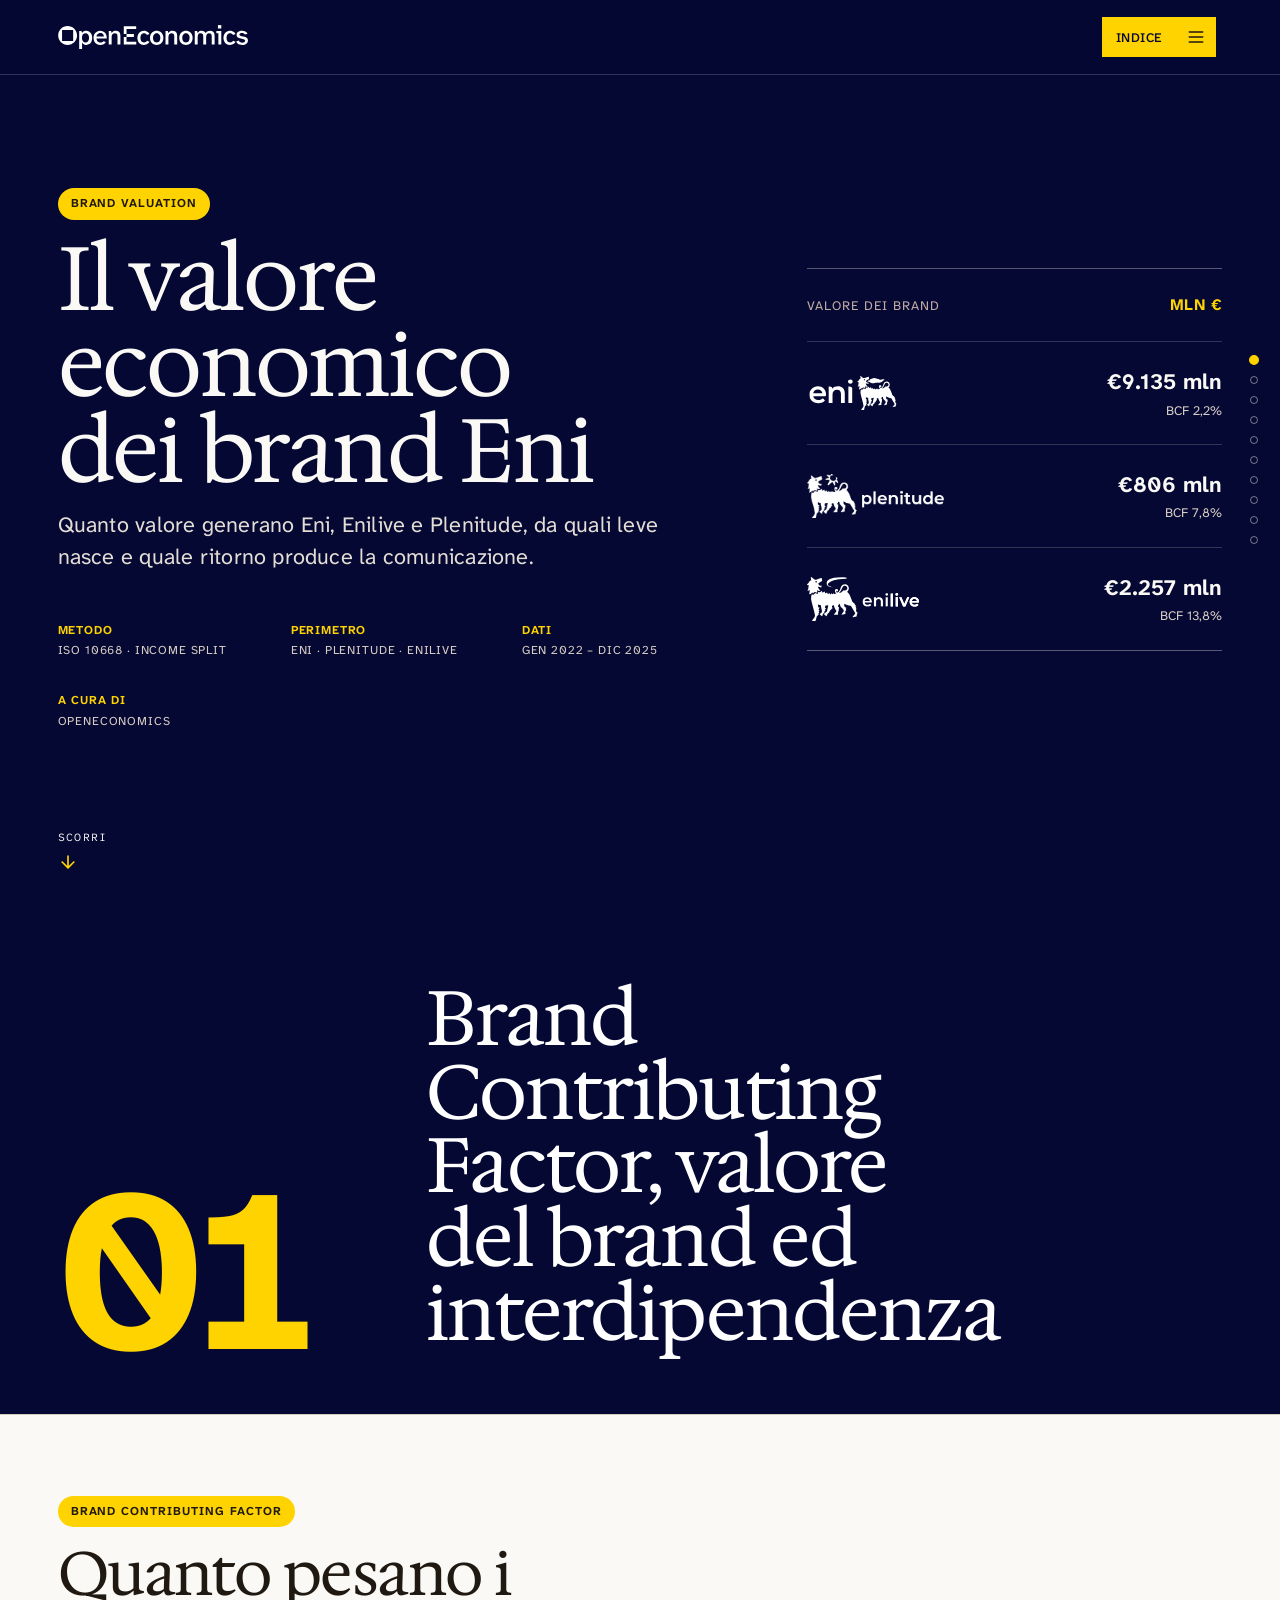
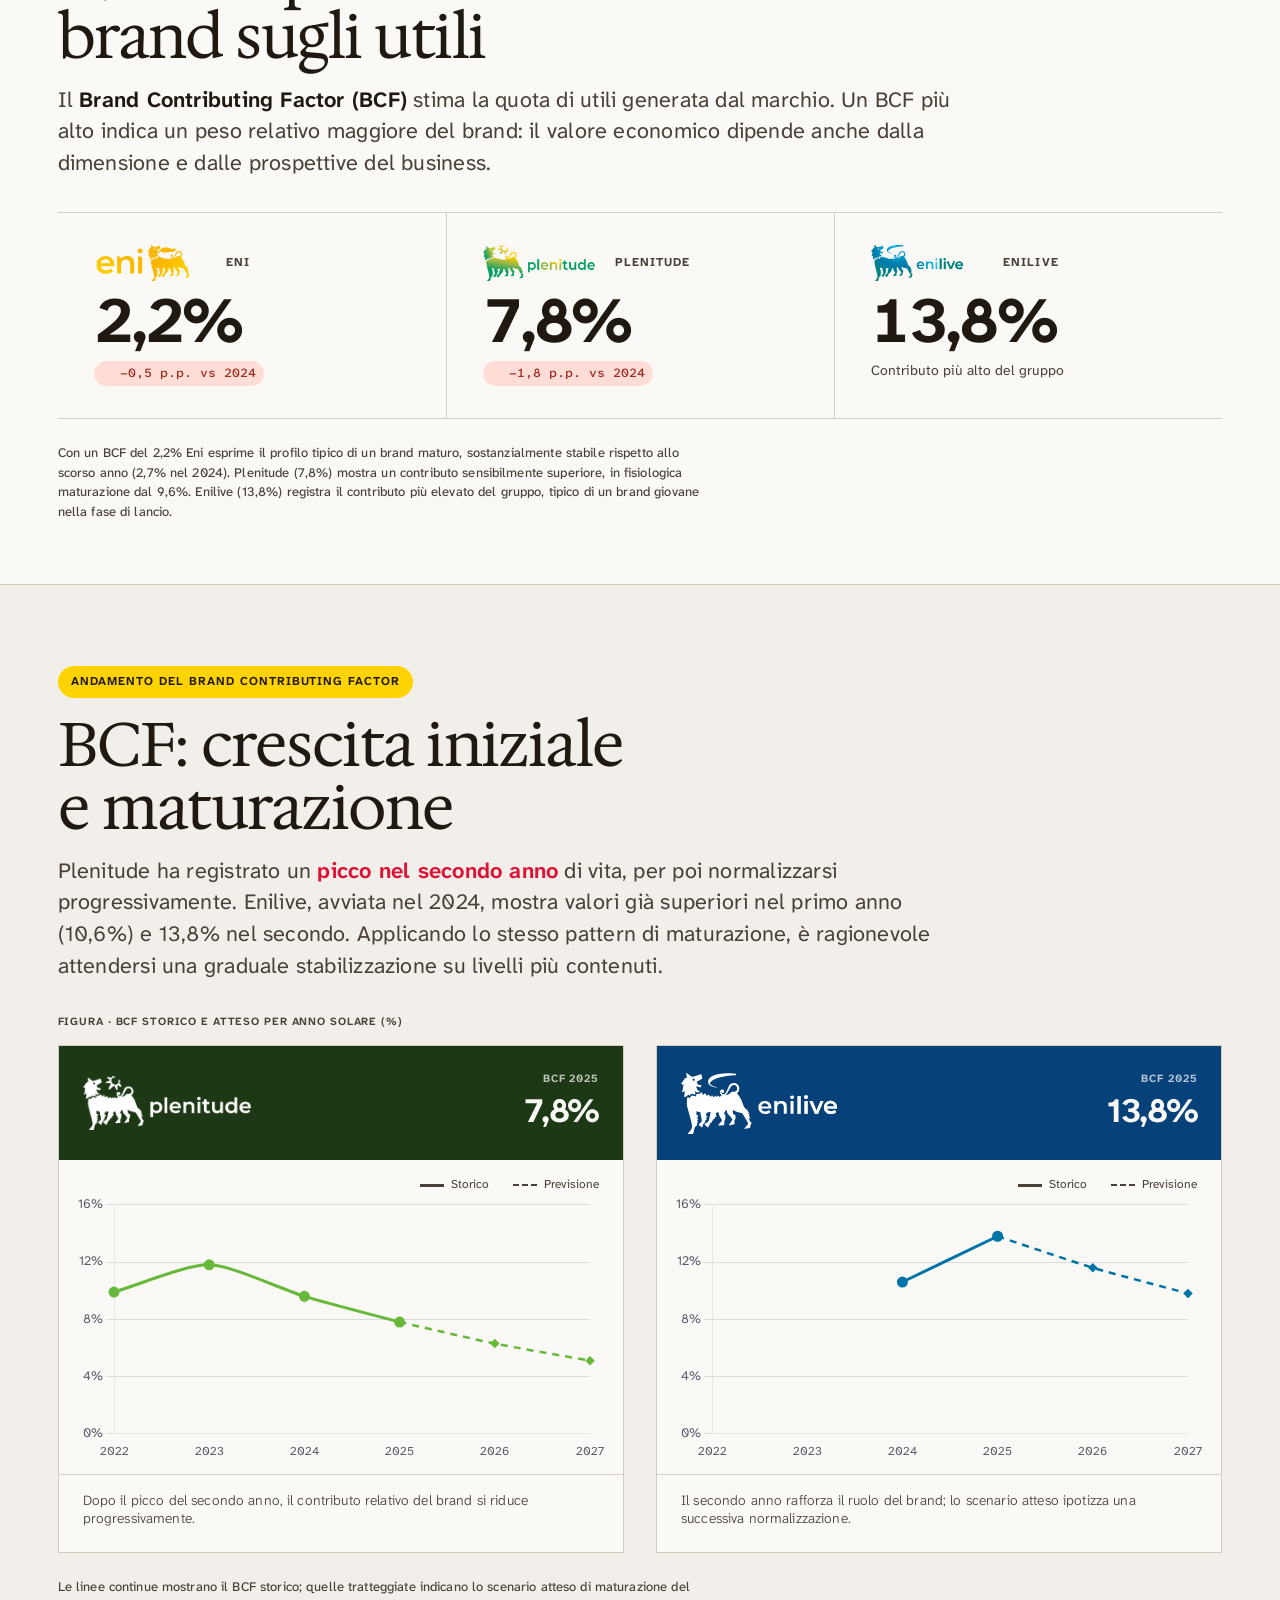
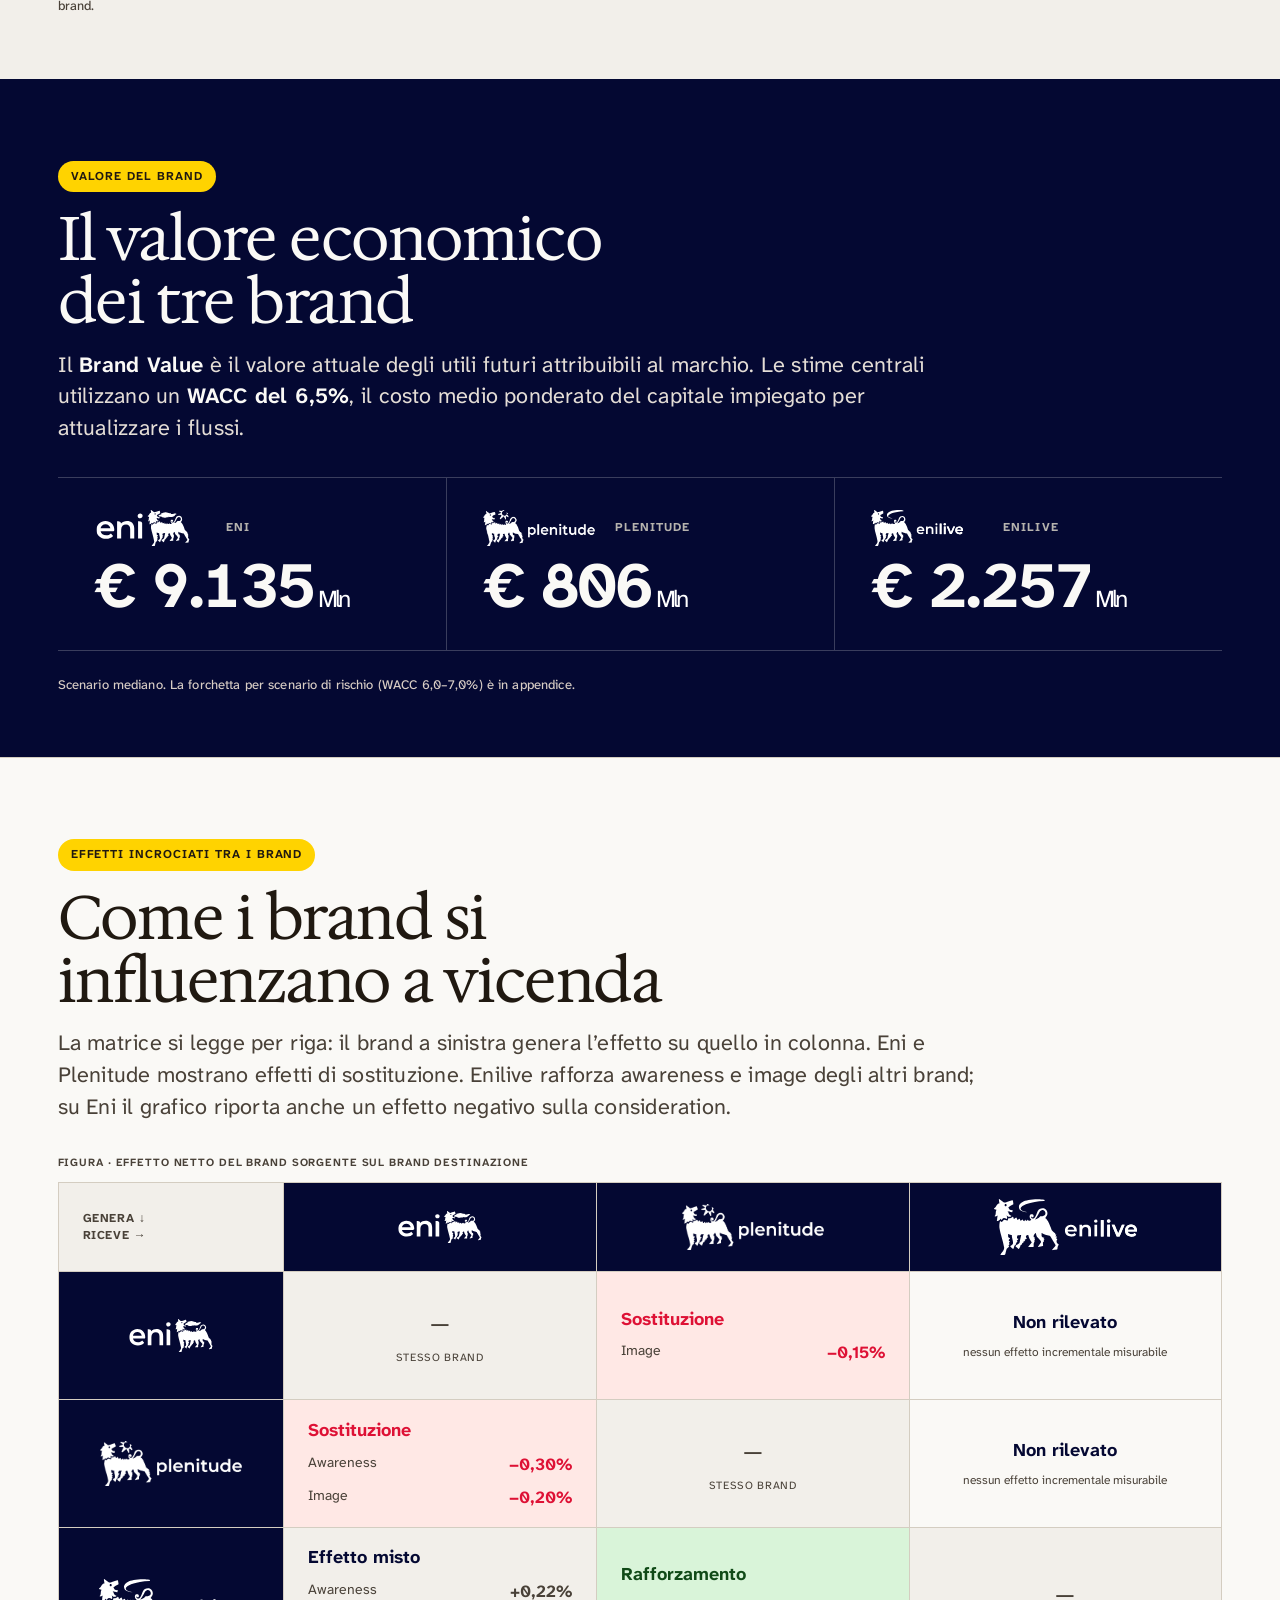
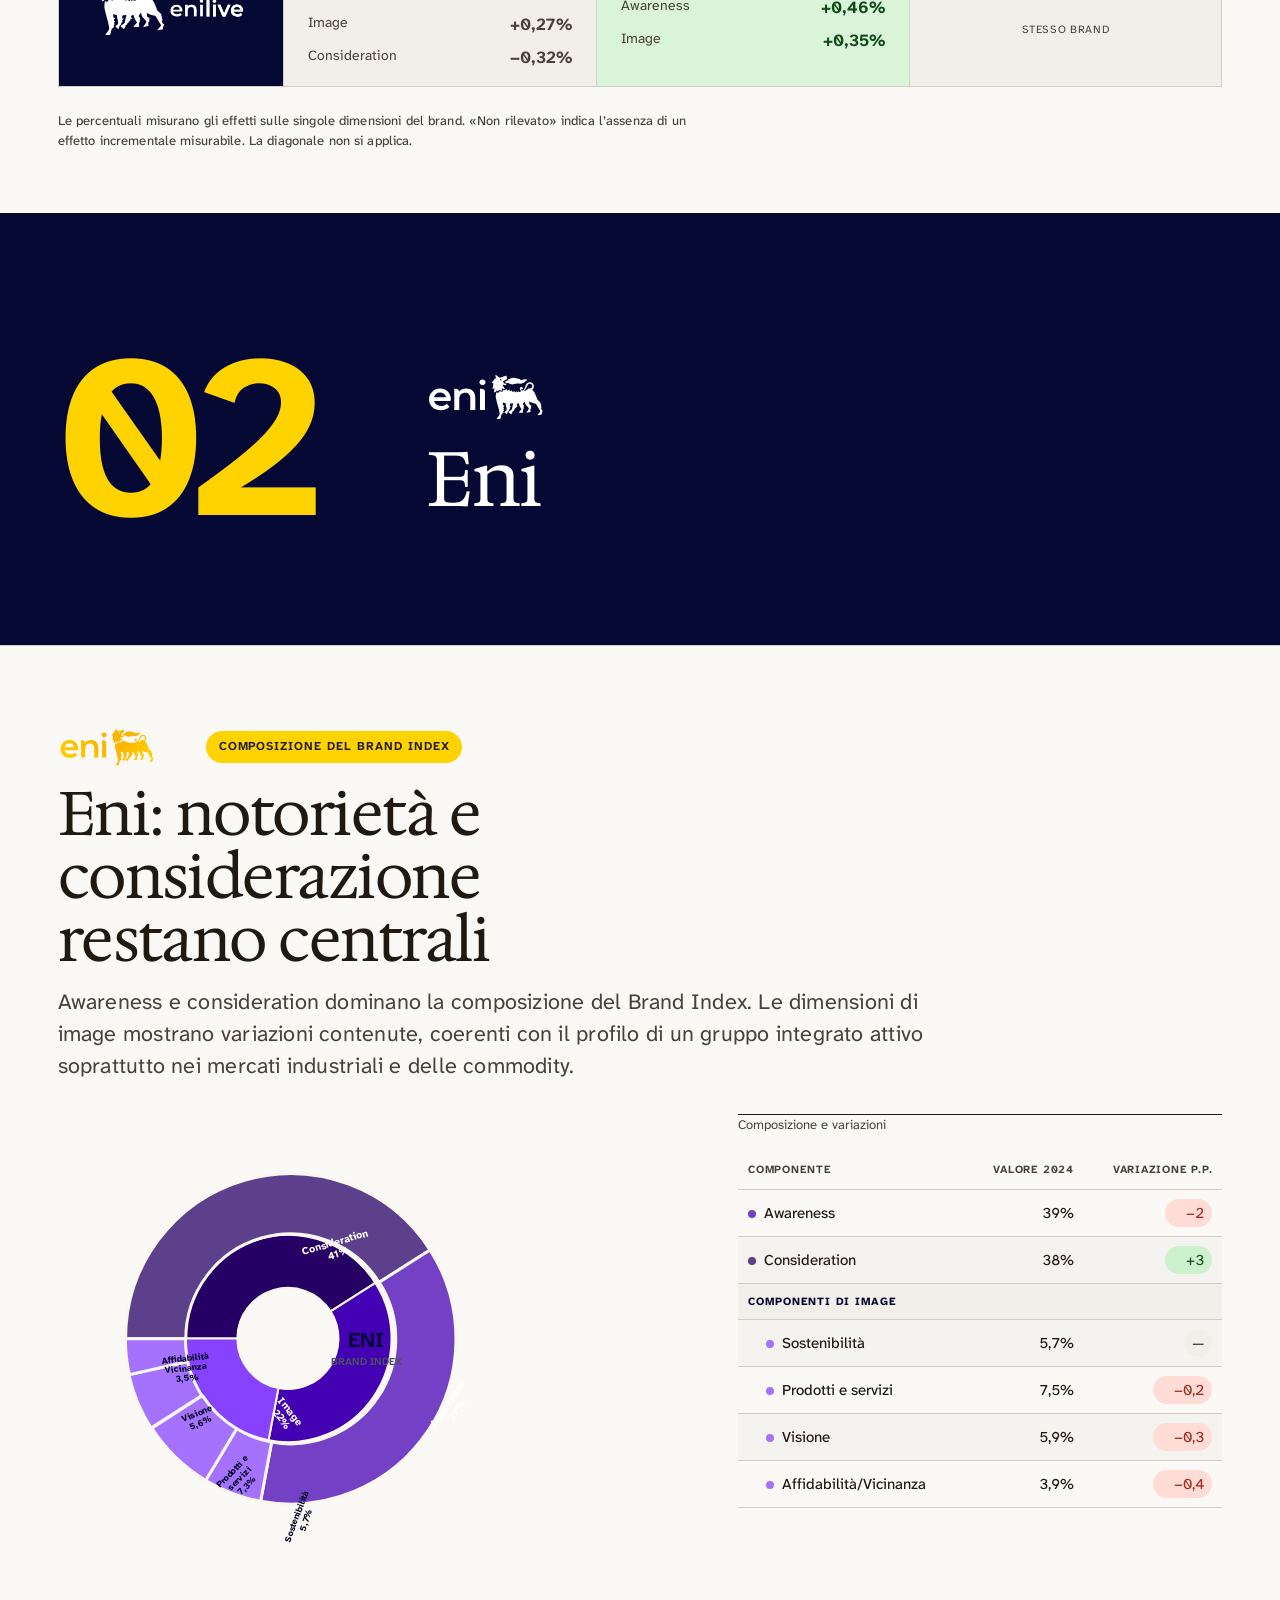
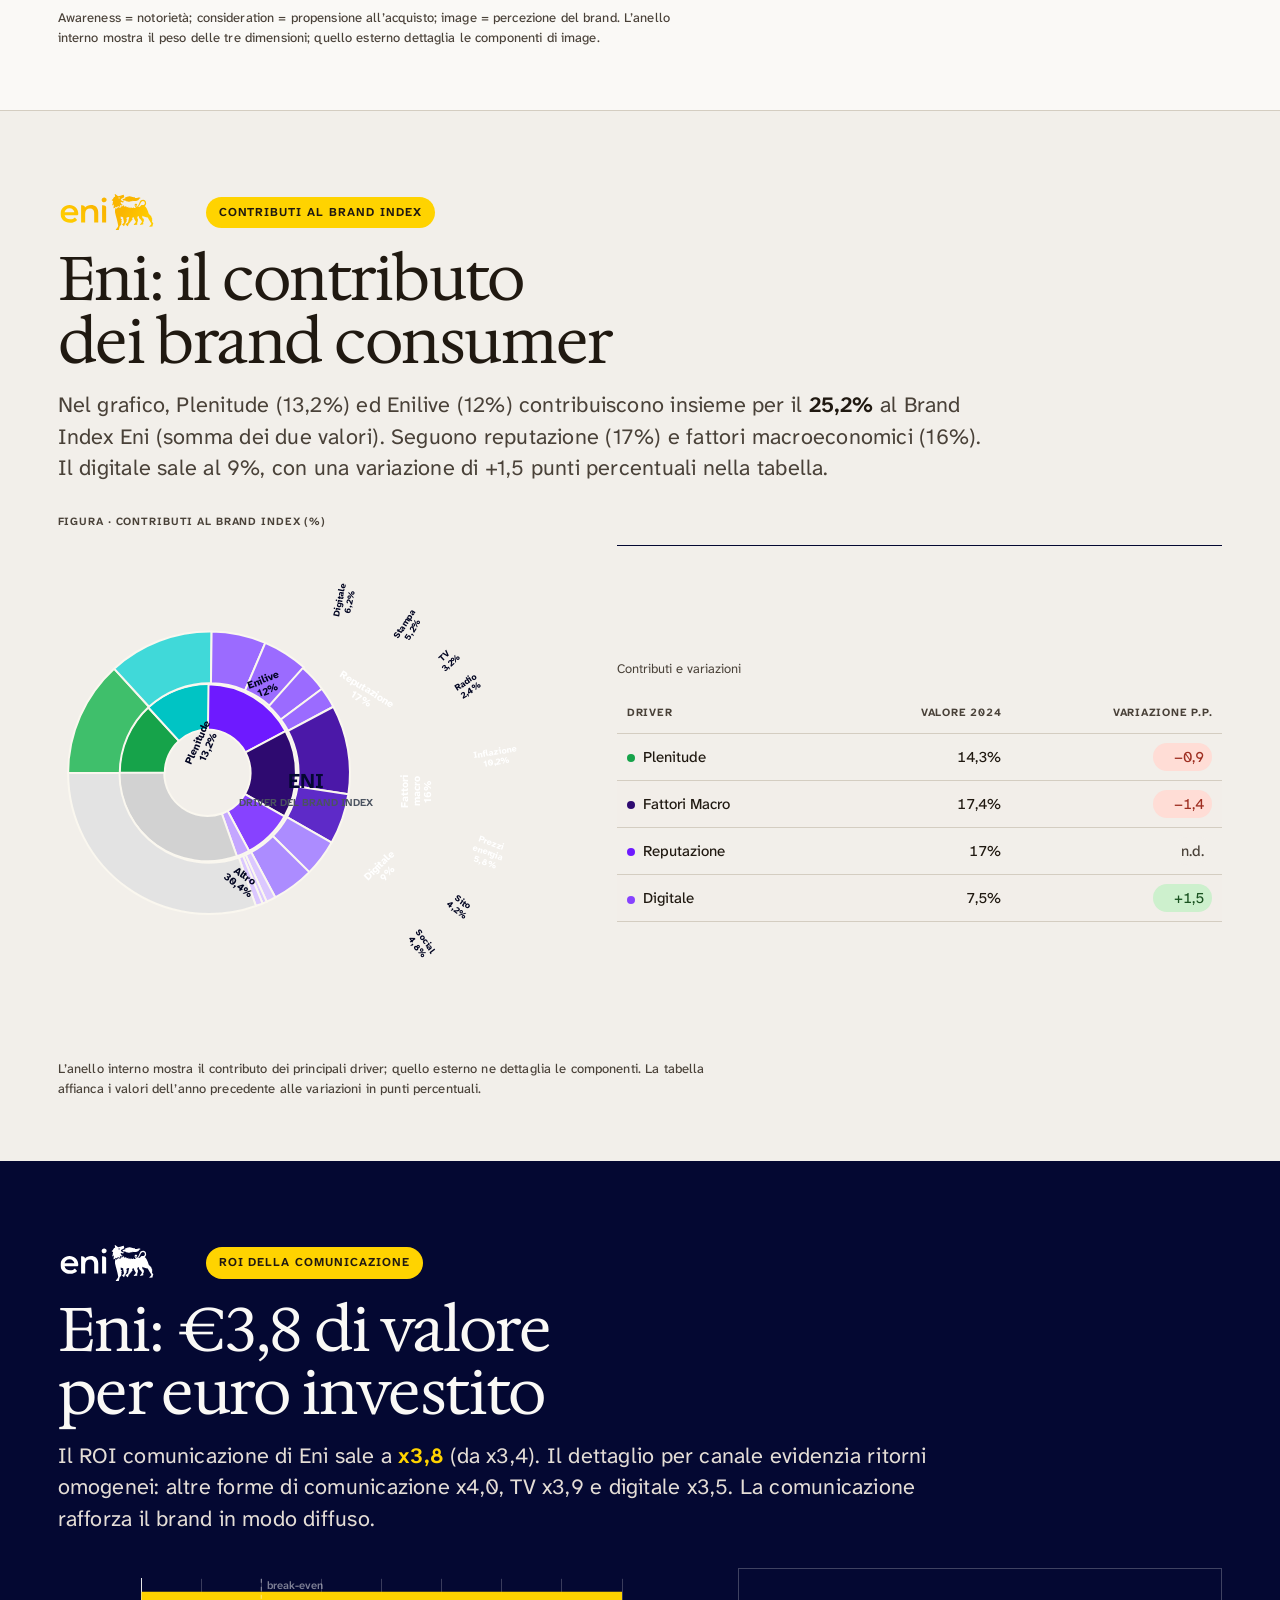
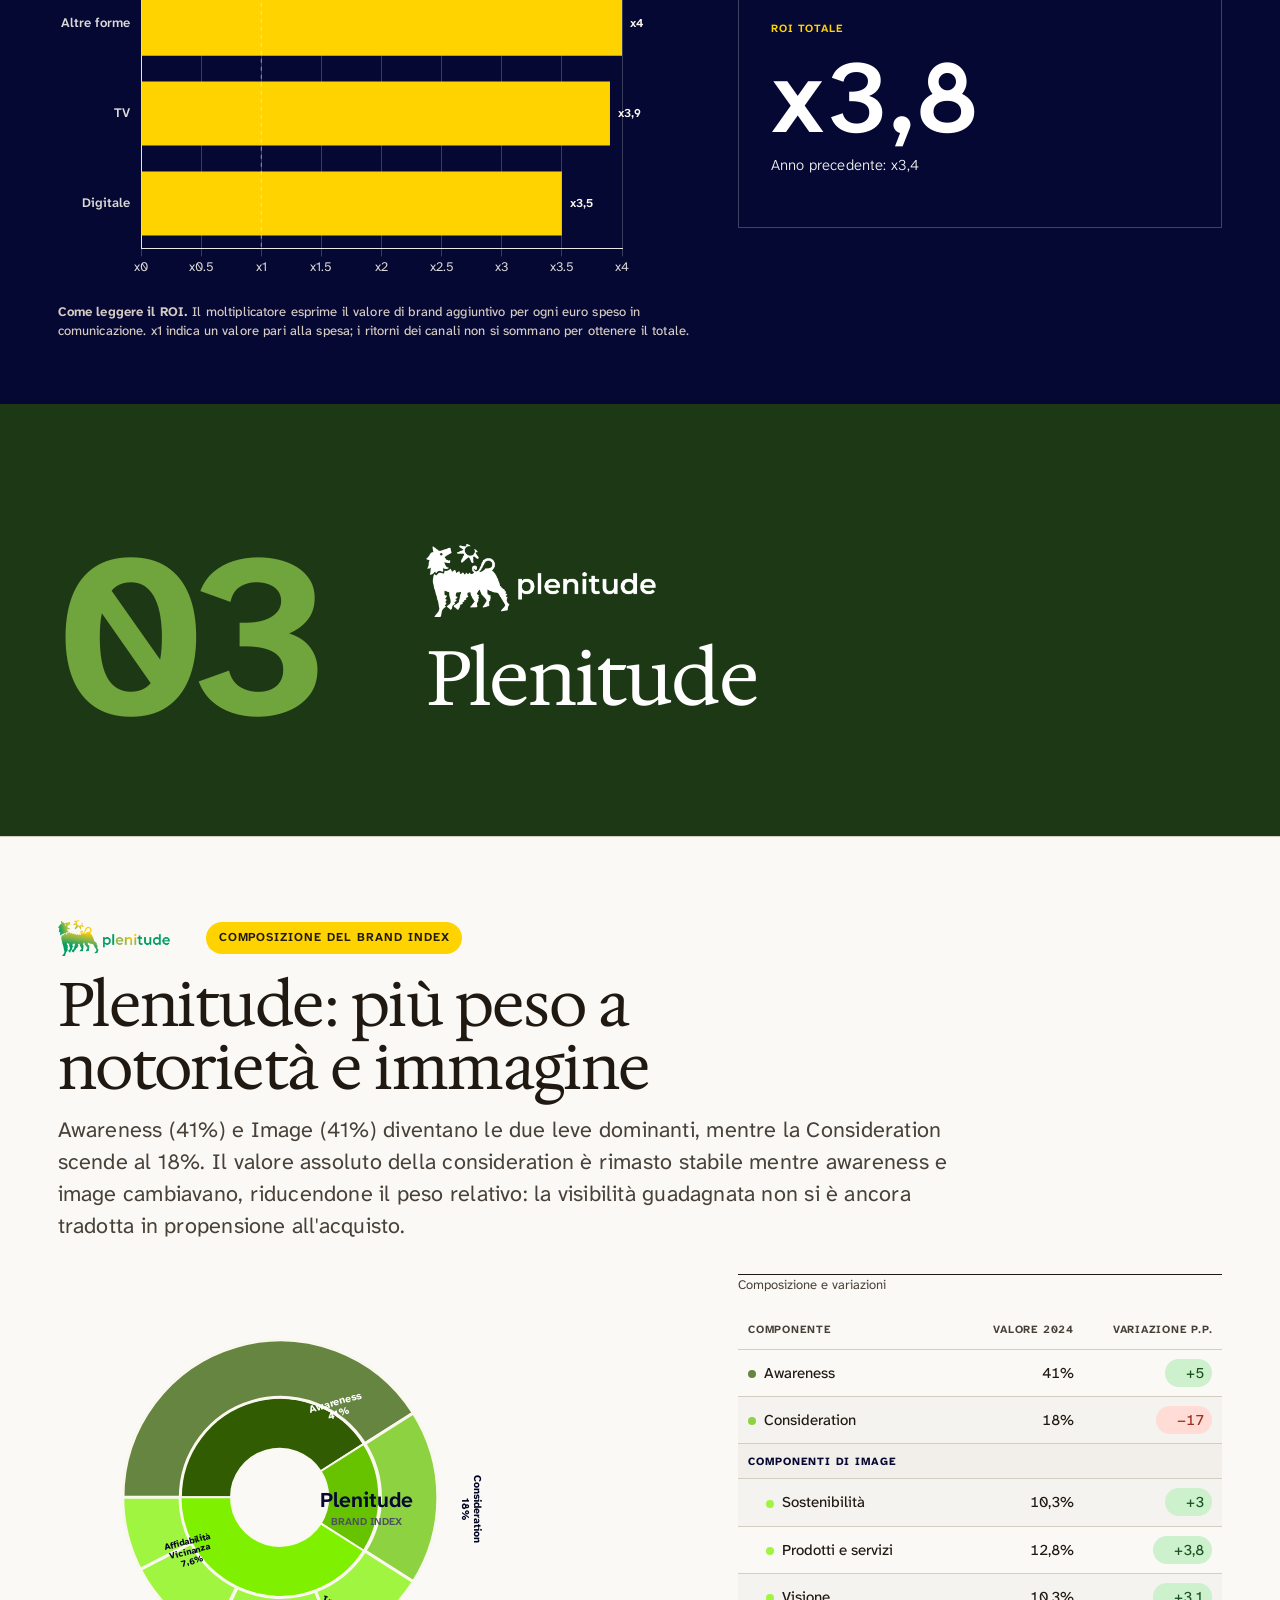
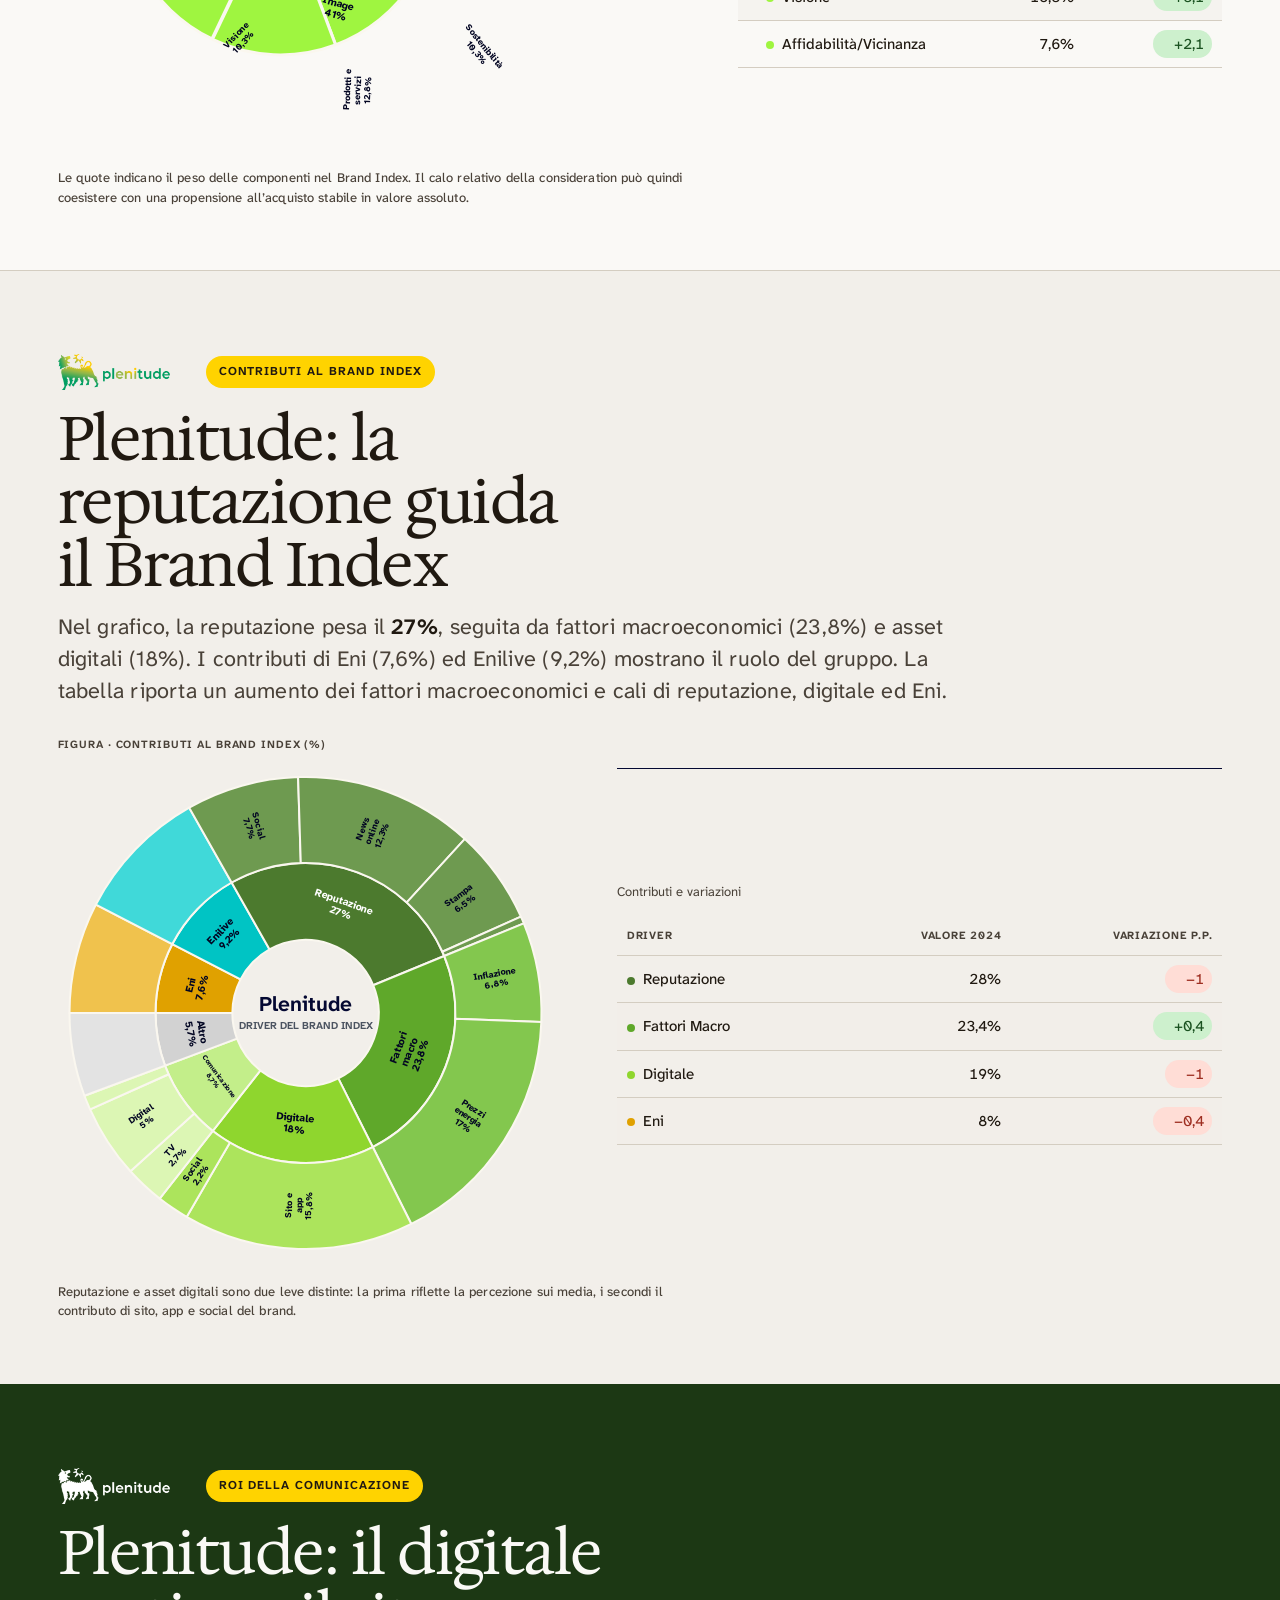
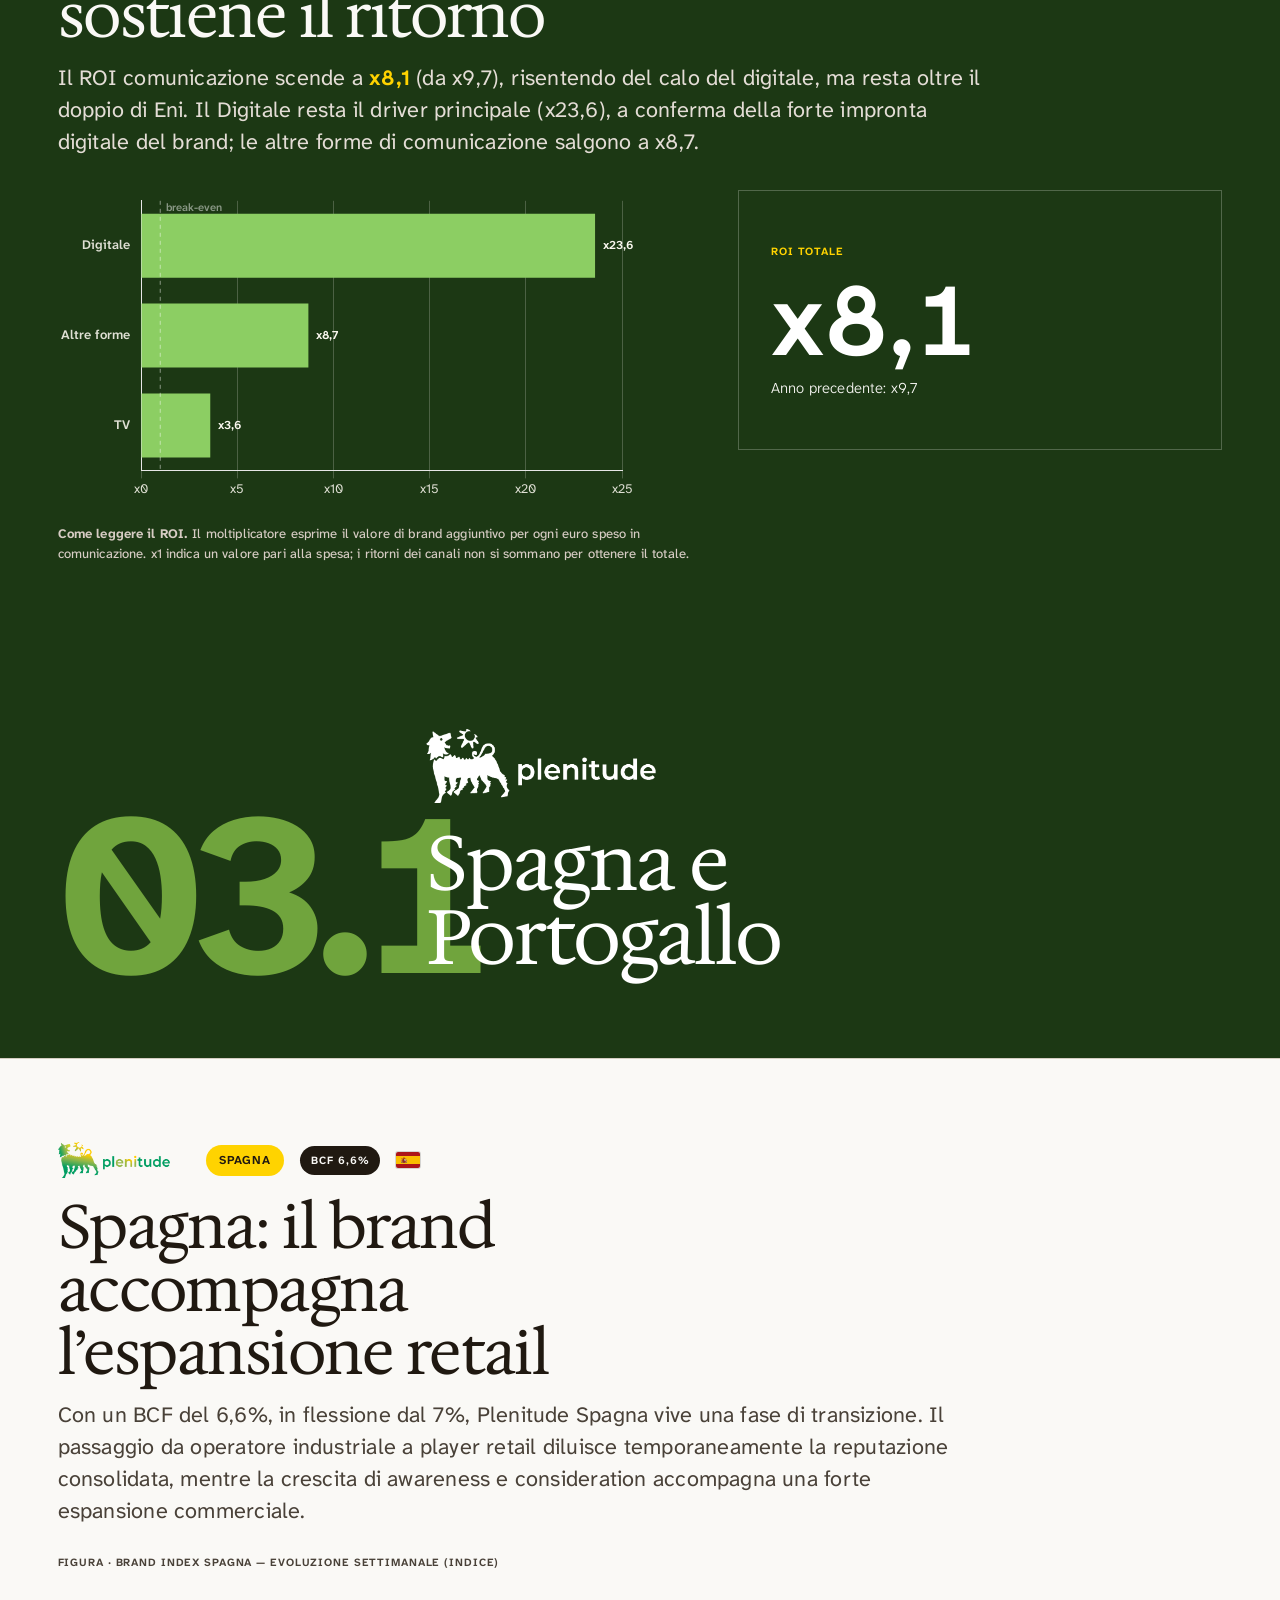
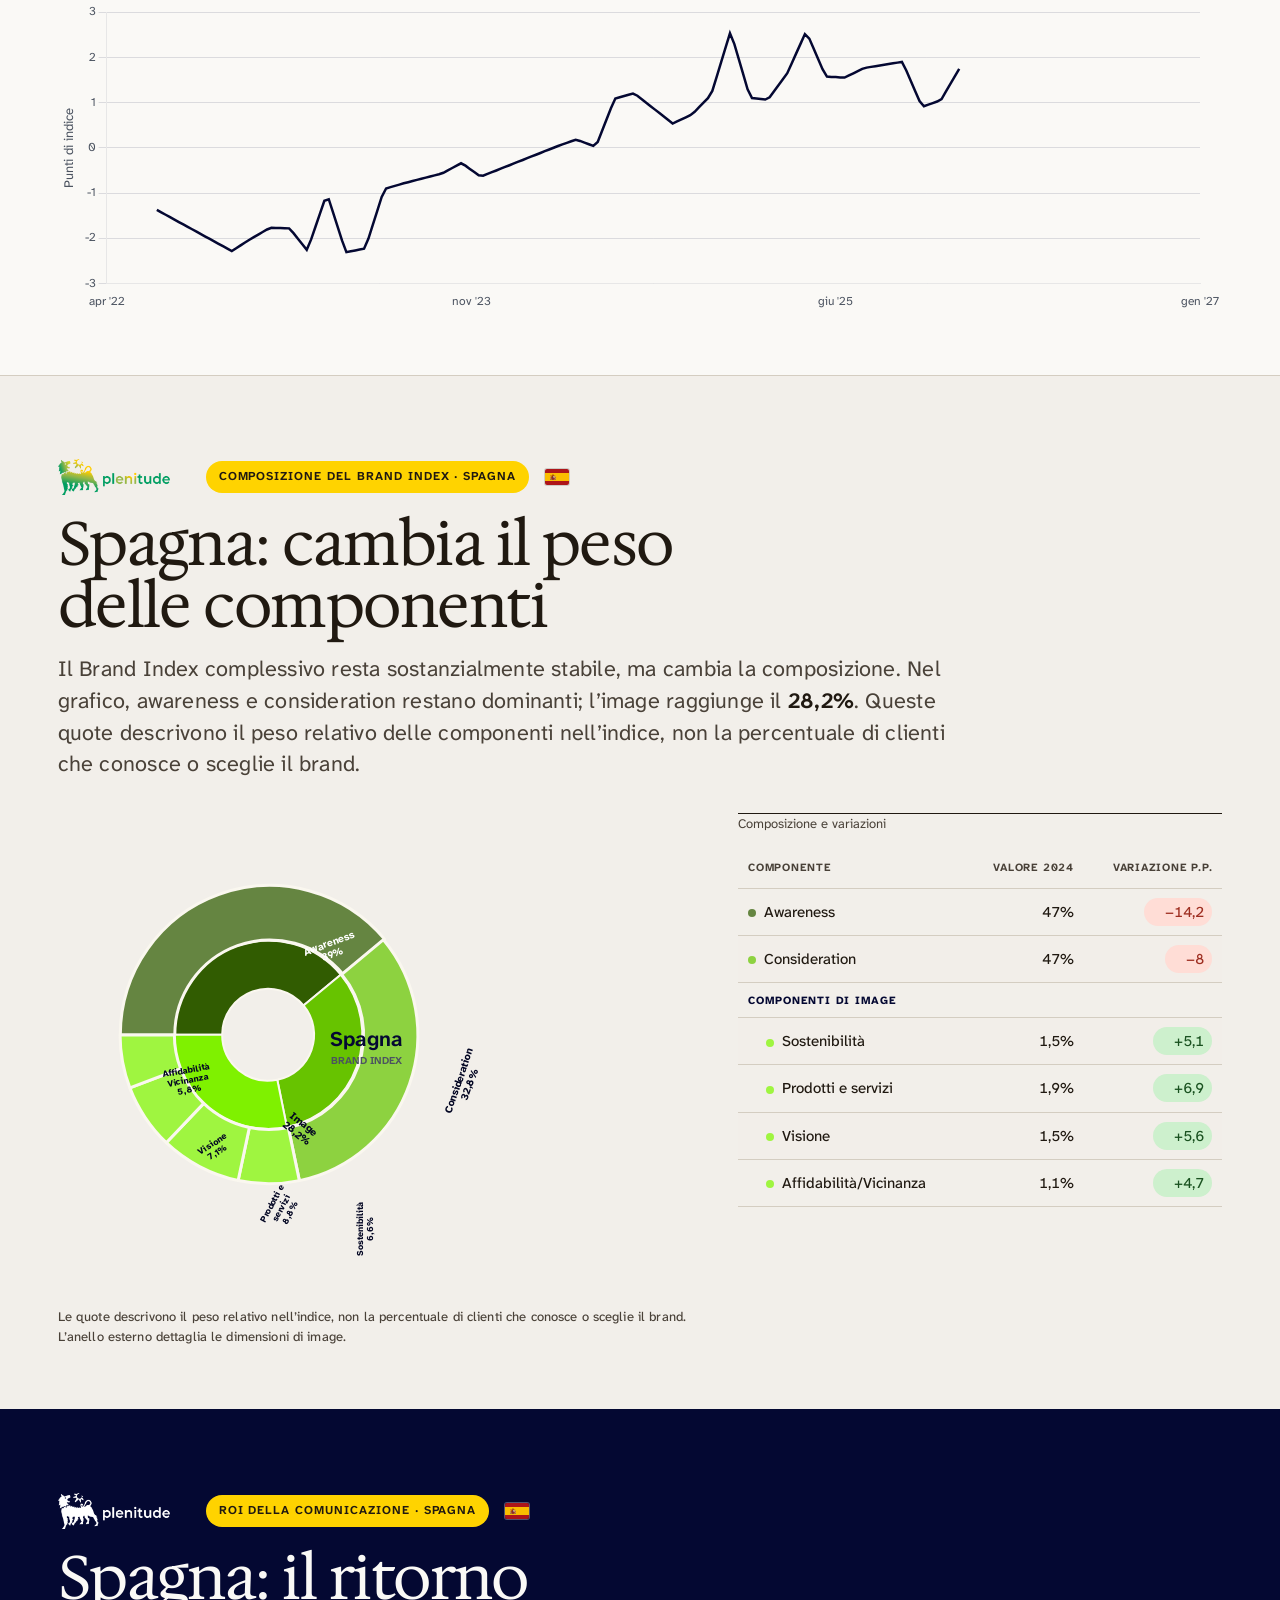
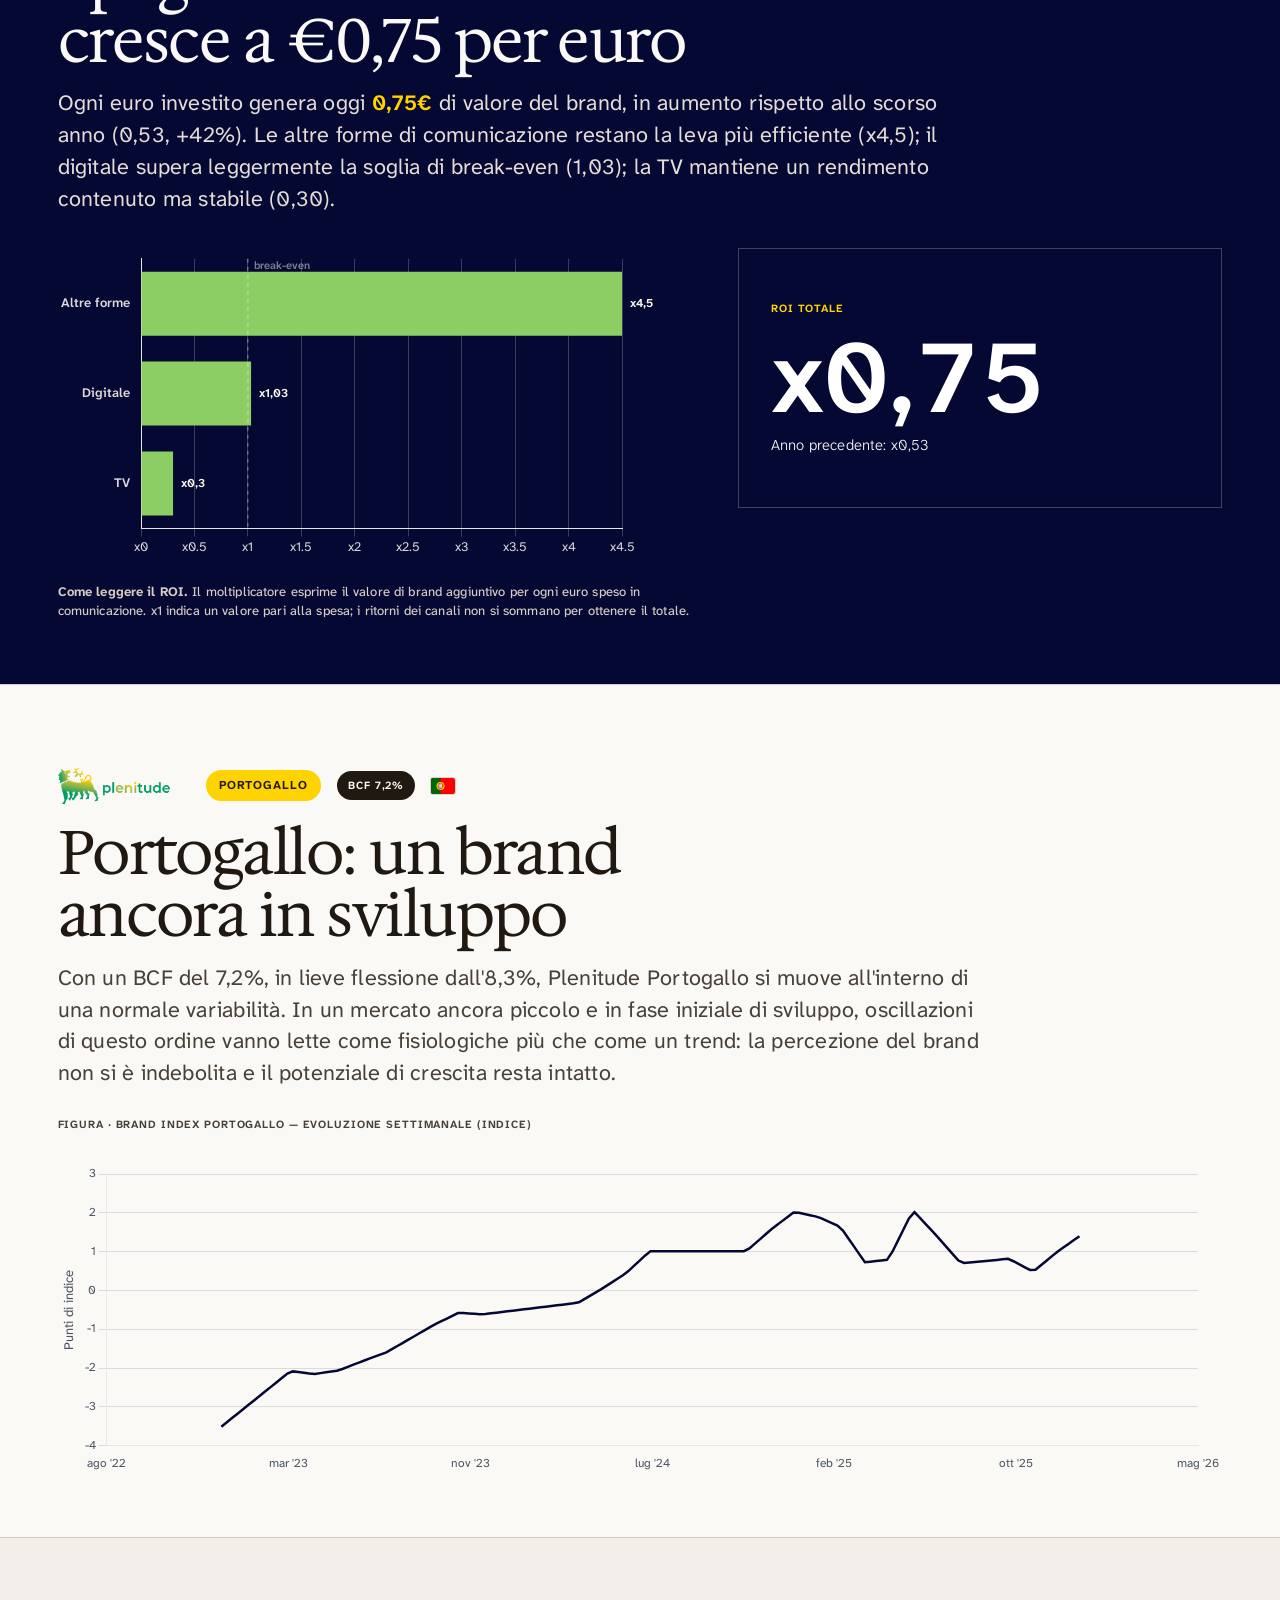
<file: index.html>
<!doctype html>
<!-- ============================================================================
     ENI · Enilive · Plenitude — Brand Value  |  Presentazione a scroll (OE DS v4)
     Standalone: apri index.html nel browser. Nessun build, nessuna rete.
     Sposta la cartella dove vuoi: i percorsi sono relativi (ds-kit/, data.js).
     ============================================================================ -->
<html lang="it">
<head>
<meta charset="utf-8">
<meta name="viewport" content="width=device-width,initial-scale=1">
<title>Brand Value — Eni, Enilive e Plenitude · SAL 07/2026</title>
<link rel="stylesheet" href="ds-kit/fonts.css">
<link rel="stylesheet" href="ds-kit/colors_and_type.css">
<link rel="stylesheet" href="ds-kit/components.css">
<style>
:root{ --chip-cap:#B9FF69; --maxw:1140px; --pad:clamp(24px,5vw,72px); }
body{
  --accent:var(--oe-bluette-700); --accent-deep:var(--oe-bluette-900);
  --tint:var(--oe-bluette-050); --pop:var(--oe-lime-400); --pop-on-dark:var(--oe-lime-400);
  /* colori di brand per la data-viz (dataviz palette DS) */
  --c-eni:var(--oe-yellow-600); --c-plenitude:var(--oe-lime-500); --c-enilive:var(--oe-green-600);
}
*,*::before,*::after{box-sizing:border-box}
html{scroll-behavior:smooth}
body{margin:0;font-family:var(--oe-font-sans);font-weight:300;color:var(--oe-fg);background:#fff;font-size:20px;line-height:1.45;overflow-x:hidden}
img{max-width:100%;display:block;height:auto}
p{margin:0}

/* ── deck / slide ── */
.deck{scroll-snap-type:y proximity}
.slide{min-height:100svh;display:flex;flex-direction:column;justify-content:center;padding:96px var(--pad) 84px;scroll-snap-align:start;position:relative;overflow:hidden}
.slide__inner{max-width:var(--maxw);margin:0 auto;width:100%;position:relative;z-index:2}
.s-tint{background:var(--tint)}
.s-light{background:#fff}
.s-light2{background:var(--oe-gray-100)}
.s-dark{background:var(--accent-deep);color:#fff}
.s-dark h1,.s-dark h2,.s-dark h3{color:#fff}
.s-accent{background:var(--accent);color:#fff}
.s-accent h1,.s-accent h2,.s-accent h3{color:#fff}
[data-dark] h1,[data-dark] h2,[data-dark] h3{color:#fff}
.s-light:not(:first-child)::before,.s-light2::before,.s-tint::before{content:"";position:absolute;left:0;right:0;top:0;height:1px;background:var(--oe-gray-200)}

/* ── tipografia ── */
h1{font-family:var(--oe-font-serif);font-size:clamp(40px,6vw,78px);font-weight:400;line-height:1.03;margin:0;letter-spacing:-.01em}
h2{font-family:var(--oe-font-serif);font-size:clamp(28px,4.2vw,50px);font-weight:400;line-height:1.08;margin:0}
h3{font-family:var(--oe-font-sans);font-weight:600;font-size:20px;margin:0;line-height:1.25}
.lead{font-size:clamp(17px,1.7vw,21px);max-width:70ch;margin-top:20px;color:var(--oe-gray-700);font-weight:300}
.s-dark .lead,.s-accent .lead{color:rgba(255,255,255,.86)}
.lead strong,.body strong{font-weight:600;color:var(--oe-fg)}
.s-dark .lead strong,.s-accent .lead strong{color:#fff}
.lead .hl{color:var(--accent);font-weight:600}
.s-dark .lead .hl,.s-accent .lead .hl{color:var(--pop)}
.body{font-size:16px;line-height:1.6;color:var(--oe-gray-700);font-weight:300;max-width:66ch}
.s-dark .body{color:rgba(255,255,255,.8)}

/* ── chip ── */
.eyebrow-wrap{margin-bottom:20px;display:flex;gap:10px;flex-wrap:wrap;align-items:center}
.chip-cap{display:inline-block;font-family:var(--oe-font-mono);font-size:13px;font-weight:500;text-transform:uppercase;letter-spacing:.03em;background:var(--chip-cap);color:#000;padding:6px 12px;border-radius:2px}
.subchip{display:inline-block;font-family:var(--oe-font-mono);font-size:12px;font-weight:600;text-transform:uppercase;letter-spacing:.03em;background:var(--accent);color:#fff;padding:5px 11px;border-radius:2px}
.s-dark .subchip,.s-accent .subchip{background:#fff;color:var(--accent)}
.flag{height:16px;width:auto;border-radius:2px;box-shadow:0 0 0 1px rgba(0,0,0,.15);vertical-align:middle}
.s-dark .flag,.s-accent .flag,[data-dark] .flag{box-shadow:0 0 0 1px rgba(255,255,255,.3)}
.fig-label{font-family:var(--oe-font-mono);font-weight:500;font-size:12px;letter-spacing:.04em;text-transform:uppercase;color:var(--oe-gray-600);margin-bottom:10px}
.s-dark .fig-label,.s-accent .fig-label{color:var(--pop)}

/* ── numeri / KPI ── */
.num{font-family:var(--oe-font-sans);font-variant-numeric:tabular-nums;font-feature-settings:"tnum" 1}
.kpi-row{display:grid;grid-template-columns:repeat(auto-fit,minmax(210px,1fr));gap:20px;margin-top:40px}
.kpi{background:#fff;box-shadow:var(--oe-shadow-1);padding:28px 26px;display:flex;flex-direction:column;gap:8px;border-top:3px solid var(--brandc,var(--accent));transition:box-shadow .22s,transform .22s}
.kpi:hover{box-shadow:var(--oe-shadow-2);transform:translateY(-3px)}
.kpi .brand{font-family:var(--oe-font-mono);font-size:12px;text-transform:uppercase;letter-spacing:.03em;color:var(--oe-gray-600)}
.kpi .val{font-family:var(--oe-font-sans);font-variant-numeric:tabular-nums;font-size:clamp(38px,4.6vw,56px);font-weight:600;line-height:1;color:#2C2C2C}
.kpi .unit{font-size:.5em;font-weight:400;color:var(--oe-gray-600)}
.kpi .sub{font-size:13.5px;color:var(--oe-gray-700);font-weight:300;line-height:1.4}
.kpi .delta{font-family:var(--oe-font-mono);font-size:12.5px;display:inline-flex;align-items:center;gap:5px;font-weight:500}
.delta.up{color:var(--oe-lime-800)} .delta.down{color:var(--oe-magenta-700)} .delta.flat{color:var(--oe-gray-600)}
.delta svg{width:13px;height:13px;stroke-width:2.2;fill:none;stroke-linecap:round;stroke-linejoin:round}
.s-dark .kpi,.s-accent .kpi{background:rgba(255,255,255,.06);box-shadow:none;border-top-color:var(--brandc,var(--pop))}
.s-dark .kpi .val,.s-accent .kpi .val{color:#fff}
.s-dark .kpi .unit,.s-accent .kpi .unit{color:#fff}
.s-dark .kpi .brand,.s-dark .kpi .sub,.s-accent .kpi .brand,.s-accent .kpi .sub{color:rgba(255,255,255,.75)}

/* ── chart ── */
.chart-grid{display:grid;grid-template-columns:1.15fr .85fr;gap:clamp(28px,4vw,56px);align-items:center;margin-top:36px}
.chart-grid.rev{grid-template-columns:.85fr 1.15fr}
.chart-box{position:relative;width:100%}
.chart-box.h-sm{height:300px} .chart-box.h-md{height:380px} .chart-box.h-lg{height:440px}
.chart-full{margin-top:34px}
@media(max-width:860px){.chart-grid,.chart-grid.rev{grid-template-columns:1fr}}

/* ── tabella ── */
.tbl-wrap{overflow-x:auto}
.tbl{width:100%;border-collapse:collapse;font-size:15.5px;font-variant-numeric:tabular-nums;font-family:var(--oe-font-sans)}
.tbl th{background:var(--accent);color:#fff;text-align:left;padding:11px 13px;font-family:var(--oe-font-sans);text-transform:uppercase;font-size:12px;font-weight:500;letter-spacing:.02em;white-space:nowrap}
.tbl th.r,.tbl td.r{text-align:right}
.tbl td{padding:10px 13px;border-bottom:1px solid var(--oe-gray-200);color:var(--oe-fg);font-weight:300}
.tbl tbody tr:nth-child(even) td{background:var(--oe-gray-100)}
.tbl .swatch{display:inline-block;width:10px;height:10px;border-radius:2px;margin-right:8px;vertical-align:middle}
.tbl tr.grp td{background:var(--tint)!important;font-family:var(--oe-font-mono);font-size:11.5px;text-transform:uppercase;letter-spacing:.04em;color:var(--accent);font-weight:500;padding-top:8px;padding-bottom:8px}
.tbl tr.sub td:first-child{padding-left:28px}
.s-dark .tbl td{color:rgba(255,255,255,.9);border-bottom-color:rgba(255,255,255,.14)}
.s-dark .tbl tbody tr:nth-child(even) td{background:rgba(255,255,255,.05)}

/* ── card / step ── */
.cards{display:grid;grid-template-columns:repeat(auto-fit,minmax(230px,1fr));gap:20px;margin-top:40px}
.card{background:#fff;box-shadow:var(--oe-shadow-1);padding:26px;display:flex;flex-direction:column;gap:10px;border-top:3px solid var(--accent);transition:box-shadow .22s,transform .22s}
.card:hover{box-shadow:var(--oe-shadow-2);transform:translateY(-3px)}
.card p{font-size:15px;color:var(--oe-gray-700);line-height:1.55;font-weight:300}
.s-dark .card{background:rgba(255,255,255,.06);box-shadow:none}
.s-dark .card p{color:rgba(255,255,255,.8)}
.card .ic{width:44px;height:44px;display:grid;place-items:center;background:var(--tint);margin-bottom:4px}
.card .ic svg{width:24px;height:24px;stroke:var(--accent);stroke-width:1.7;fill:none;stroke-linecap:round;stroke-linejoin:round}
.s-dark .card .ic{background:rgba(185,255,105,.14)} .s-dark .card .ic svg{stroke:var(--pop)}

/* ── Serie A hero + CTA ── */
.seriea-hero{display:grid;grid-template-columns:1.25fr 1fr;gap:clamp(28px,5vw,56px);align-items:center;margin:34px 0 6px}
@media(max-width:820px){.seriea-hero{grid-template-columns:1fr;gap:26px}}
.seriea-big{display:flex;flex-direction:column;gap:16px}
.seriea-num{font-family:var(--oe-font-sans);font-variant-numeric:tabular-nums;font-weight:700;font-size:clamp(76px,12vw,148px);line-height:.82;color:#fff}
.seriea-num small{font-size:.26em;font-weight:500;color:var(--pop)}
.seriea-cap{font-size:15.5px;line-height:1.55;color:rgba(255,255,255,.85);font-weight:300;max-width:38ch}
.seriea-cap strong{color:#fff;font-weight:600}
.seriea-tri{background:rgba(255,255,255,.06);padding:20px 24px;border-left:3px solid var(--pop)}
.seriea-tri .fig-label{margin-bottom:8px}
.seriea-tri__row{display:flex;justify-content:space-between;align-items:baseline;gap:16px;padding:11px 0;border-bottom:1px solid rgba(255,255,255,.12);font-size:15px}
.seriea-tri__row:last-child{border-bottom:0}
.seriea-tri__row span{color:rgba(255,255,255,.72);font-weight:300}
.seriea-tri__row b{font-family:var(--oe-font-sans);font-variant-numeric:tabular-nums;font-weight:600;color:#fff}
.seriea-tri__row--hl b{color:var(--pop);font-size:18px}
.cta-btn{display:inline-flex;align-items:stretch;gap:4px;text-decoration:none;font-family:var(--oe-font-mono);text-transform:uppercase;font-size:14px;letter-spacing:.02em;margin-top:32px}
.cta-btn .label{background:var(--pop);color:#040832;height:52px;display:flex;align-items:center;padding:0 24px;font-weight:600}
.cta-btn .tile{width:52px;background:var(--pop);display:grid;place-items:center;transition:transform .2s}
.cta-btn .tile svg{width:22px;height:22px;stroke:#040832;stroke-width:2;fill:none;stroke-linecap:round;stroke-linejoin:round}
.cta-btn:hover .tile{transform:translateX(4px)}

/* ── head-to-head competitor matchups ── */
.matchups{display:grid;grid-template-columns:repeat(3,1fr);gap:22px;margin-top:38px}
@media(max-width:960px){.matchups{grid-template-columns:1fr;max-width:600px}}
.mcard{background:#fff;box-shadow:var(--oe-shadow-1);border-top:3px solid var(--gcol,var(--accent));padding:24px 22px;display:flex;flex-direction:column;gap:18px;transition:box-shadow .22s,transform .22s}
.mcard:hover{box-shadow:var(--oe-shadow-2);transform:translateY(-3px)}
.mcard__head{display:flex;align-items:flex-start;justify-content:space-between;gap:10px}
.mteam{font-family:var(--oe-font-sans);font-weight:700;font-size:19px;line-height:1.05}
.mteam small{display:block;font-family:var(--oe-font-mono);font-size:9.5px;font-weight:500;letter-spacing:.05em;text-transform:uppercase;color:var(--oe-gray-500);margin-top:5px}
.mteam.r{text-align:right}
.mvs{font-family:var(--oe-font-mono);font-size:11px;color:var(--oe-gray-400);text-transform:uppercase;letter-spacing:.06em;padding-top:4px}
.mrows{display:flex;flex-direction:column;gap:14px}
.mrow__label{font-family:var(--oe-font-mono);font-size:10.5px;text-transform:uppercase;letter-spacing:.04em;color:var(--oe-gray-600);text-align:center;margin-bottom:6px}
.mgrid{display:grid;grid-template-columns:minmax(40px,auto) 1fr 1fr minmax(40px,auto);gap:7px;align-items:center}
.mtrack{height:13px;display:flex}
.mtrack.l{justify-content:flex-end}
.mbar{height:100%;border-radius:1px;min-width:3px;transition:width .6s var(--oe-ease)}
.mval{font-family:var(--oe-font-sans);font-variant-numeric:tabular-nums;font-size:13px;font-weight:700}
.mval.l{text-align:right} .mval.r{text-align:left}
.mcard__verdict{font-size:13px;color:var(--oe-gray-700);line-height:1.5;font-weight:300;border-top:1px solid var(--oe-gray-200);padding-top:14px}

/* ── compare ── */
.compare{display:grid;grid-template-columns:repeat(auto-fit,minmax(260px,1fr));gap:22px;margin-top:38px}
.compare__col{background:#fff;box-shadow:var(--oe-shadow-1);padding:28px;border-top:3px solid var(--accent)}
.compare__col h3{font-family:var(--oe-font-serif);font-weight:400;font-size:24px;margin:8px 0 10px}
.compare__col p{font-size:15px;color:var(--oe-gray-700);line-height:1.55;font-weight:300}
[data-dark] .compare__col{background:rgba(255,255,255,.07);box-shadow:none;border-top-color:rgba(255,255,255,.28)}
[data-dark] .compare__col h3{color:#fff}
[data-dark] .compare__col p{color:rgba(255,255,255,.82)}

/* ── chapter divider ── */
.s-chapter{background:var(--accent-deep);color:#fff;justify-content:center}
.s-chapter .chap-num{font-family:var(--oe-font-sans);font-variant-numeric:tabular-nums;font-size:clamp(90px,20vw,220px);font-weight:600;line-height:.85;color:var(--pop);letter-spacing:-.03em}
.s-chapter h1{max-width:20ch;margin-top:10px}
.s-chapter .starfield{opacity:.5}

/* ── starfield (cosmo) ── */
.starfield{position:absolute;inset:0;z-index:0;pointer-events:none;
  background:
    radial-gradient(1200px 500px at 68% 8%, rgba(137,66,255,.35), transparent 60%),
    radial-gradient(900px 600px at 20% 100%, rgba(185,255,105,.10), transparent 55%);}
.starfield canvas{position:absolute;inset:0;width:100%;height:100%}

/* ── hero ── */
.s-hero{background:var(--accent-deep);color:#fff}
.s-hero .horizon{position:absolute;left:0;right:0;bottom:0;height:34%;z-index:1;pointer-events:none;
  background:linear-gradient(to top, rgba(255,140,60,.28), rgba(120,40,140,.10) 55%, transparent);}
.s-hero h1{max-width:16ch}
.s-hero .meta{display:flex;gap:28px;flex-wrap:wrap;margin-top:38px;font-family:var(--oe-font-mono);font-size:13px;letter-spacing:.02em;color:rgba(255,255,255,.7);text-transform:uppercase}
.s-hero .meta b{display:block;color:var(--pop);font-weight:500;margin-bottom:3px}
.scroll-cue{position:absolute;left:50%;bottom:28px;transform:translateX(-50%);z-index:3;display:flex;flex-direction:column;align-items:center;gap:7px;color:rgba(255,255,255,.6);font-family:var(--oe-font-mono);font-size:11px;letter-spacing:.12em;text-transform:uppercase}
.scroll-cue svg{width:20px;height:20px;stroke:var(--pop);stroke-width:2;fill:none;stroke-linecap:round;stroke-linejoin:round;animation:bob 1.8s ease-in-out infinite}
@keyframes bob{0%,100%{transform:translateY(0)}50%{transform:translateY(6px)}}

/* ── halo diagram (custom SVG) ── */
.halo-wrap{margin-top:34px;display:grid;grid-template-columns:1.05fr .95fr;gap:clamp(28px,4vw,56px);align-items:center}
@media(max-width:860px){.halo-wrap{grid-template-columns:1fr}}
.halo-notes{display:grid;gap:18px}
.halo-note{padding:18px;border:1px solid rgba(255,255,255,.18)}
.halo-note h3{font-family:var(--oe-font-sans);font-size:16px;font-weight:600;margin-bottom:4px;color:#fff}
.halo-note p{font-size:14.5px;color:rgba(255,255,255,.78);line-height:1.5;font-weight:300}

/* ── tabs ── */
.tabs{display:flex;gap:4px;margin-top:30px;flex-wrap:wrap}
.tab{font-family:var(--oe-font-mono);font-size:13px;text-transform:uppercase;letter-spacing:.02em;padding:9px 18px;background:var(--oe-gray-100);color:var(--oe-gray-700);border:0;cursor:pointer;transition:background .18s,color .18s;font-weight:500}
.tab[aria-selected="true"]{background:var(--accent);color:#fff}
.s-dark .tab{background:rgba(255,255,255,.08);color:rgba(255,255,255,.8)}
.s-dark .tab[aria-selected="true"]{background:var(--pop);color:#000}

/* ── note / footnote ── */
.note{font-size:13px;color:var(--oe-gray-600);font-weight:300;margin-top:22px;line-height:1.5;max-width:78ch}
.s-dark .note,.s-accent .note{color:rgba(255,255,255,.6)}
.note.star::before{content:"* ";}

/* ── top progress ── */
.progress{position:fixed;top:0;left:0;height:3px;width:0;background:var(--pop);z-index:120;transition:width .1s linear}

/* ── dot-nav (per capitolo) ── */
.navdots{position:fixed;right:18px;top:50%;transform:translateY(-50%);display:flex;flex-direction:column;gap:14px;z-index:90}
.navdots a{width:10px;height:10px;border:1.5px solid var(--oe-gray-400);background:transparent;display:block;border-radius:2px;transition:all .18s;position:relative}
.navdots a::after{content:attr(data-label);position:absolute;right:20px;top:50%;transform:translateY(-50%);white-space:nowrap;font-family:var(--oe-font-mono);font-size:11px;text-transform:uppercase;letter-spacing:.03em;color:var(--accent);background:#fff;box-shadow:var(--oe-shadow-1);padding:4px 9px;opacity:0;pointer-events:none;transition:opacity .16s}
.navdots a:hover::after{opacity:1}
.navdots a.active{background:var(--accent);border-color:var(--accent);transform:scale(1.15)}
body.on-dark .navdots a{border-color:rgba(255,255,255,.45)}
body.on-dark .navdots a.active{background:var(--pop);border-color:var(--pop)}
@media(max-width:900px){.navdots{display:none}}

/* ── topbar (menu + logo) ── */
.topbar{position:fixed;top:0;left:0;right:0;z-index:110;display:flex;align-items:center;justify-content:space-between;padding:16px var(--pad);pointer-events:none}
.topbar>*{pointer-events:auto}
.topbar .logo{height:26px;width:auto;transition:opacity .2s}
.menu-btn{display:inline-flex;align-items:stretch;gap:4px;border:0;background:transparent;cursor:pointer;font-family:var(--oe-font-mono);text-transform:uppercase;font-size:13px;letter-spacing:.03em}
.menu-btn .tile{width:42px;height:42px;background:var(--accent);display:grid;place-items:center;transition:transform .2s}
.menu-btn .tile svg{width:20px;height:20px;stroke:#fff;stroke-width:2;fill:none;stroke-linecap:round;stroke-linejoin:round}
.menu-btn .label{height:42px;display:flex;align-items:center;padding:0 16px;background:var(--accent);color:#fff;font-weight:500}
.menu-btn:hover .tile{transform:scale(1.05)}
body.on-dark .menu-btn .tile,body.on-dark .menu-btn .label{background:var(--pop)}
body.on-dark .menu-btn .tile svg{stroke:#000}
body.on-dark .menu-btn .label{color:#000}

/* ── TOC overlay ── */
.toc{position:fixed;inset:0;z-index:200;background:var(--accent-deep);color:#fff;display:none;flex-direction:column;padding:clamp(28px,6vw,72px);overflow-y:auto}
.toc.open{display:flex}
.toc__head{display:flex;justify-content:space-between;align-items:center;margin-bottom:38px}
.toc__head .chip-cap{background:var(--pop)}
.toc__close{background:transparent;border:0;color:#fff;cursor:pointer;display:inline-flex;align-items:center;gap:8px;font-family:var(--oe-font-mono);text-transform:uppercase;font-size:13px;letter-spacing:.03em}
.toc__close svg{width:22px;height:22px;stroke:var(--pop);stroke-width:2;fill:none;stroke-linecap:round;stroke-linejoin:round}
.toc__grid{display:grid;grid-template-columns:repeat(auto-fit,minmax(260px,1fr));gap:26px 40px;max-width:1200px}
.toc__chap{display:flex;flex-direction:column;gap:9px}
.toc__chap>.n{font-family:var(--oe-font-mono);font-size:12px;letter-spacing:.05em;color:var(--pop);text-transform:uppercase}
.toc__chap>a.h{font-family:var(--oe-font-serif);font-size:21px;color:#fff;text-decoration:none;line-height:1.15}
.toc__chap a.h:hover{color:var(--pop)}
.toc__chap ul{list-style:none;margin:6px 0 0;padding:0;display:grid;gap:5px}
.toc__chap li a{font-size:15px;color:rgba(255,255,255,.72);text-decoration:none;font-weight:300}
.toc__chap li a:hover{color:var(--pop)}

/* ── reveal ── */
.reveal{opacity:0;transform:translateY(24px);transition:opacity .7s var(--oe-ease),transform .7s var(--oe-ease)}
.reveal.in{opacity:1;transform:none}
.reveal .stag{opacity:0;transform:translateY(16px)}
.reveal.in .stag{opacity:1;transform:none;transition:opacity .6s var(--oe-ease),transform .6s var(--oe-ease)}
.reveal.in .stag:nth-child(1){transition-delay:.05s}
.reveal.in .stag:nth-child(2){transition-delay:.13s}
.reveal.in .stag:nth-child(3){transition-delay:.21s}
.reveal.in .stag:nth-child(4){transition-delay:.29s}
@media(prefers-reduced-motion:reduce){.reveal,.reveal .stag{opacity:1;transform:none;transition:none}}

/* ── footer / closing ── */
.closing{background:var(--accent-deep);color:#fff}
.closing .legal{font-size:12.5px;color:rgba(255,255,255,.6);line-height:1.55;max-width:80ch;font-weight:300;margin-top:26px}
.closing .bar{border-top:1px solid rgba(255,255,255,.18);margin-top:30px;padding-top:20px;display:flex;justify-content:space-between;flex-wrap:wrap;gap:12px;font-family:var(--oe-font-mono);font-size:12px;color:rgba(255,255,255,.7);text-transform:uppercase;letter-spacing:.02em}

@media(max-width:768px){
  .slide{min-height:auto;padding:88px var(--pad) 64px}
  .chart-box.h-lg{height:340px}.chart-box.h-md{height:320px}
}
</style>
<link rel=stylesheet href=report.css>
</head>
<body>

<div class="progress" id="progress"></div>

<div class="topbar" id="topbar">
  <div class="topbar__brands">
    <img class="logo" id="logo" src="ds-kit/components/logo-white.svg" alt="OpenEconomics">
  </div>
  <button class="menu-btn" id="menuBtn" aria-label="Apri indice">
    <span class="label">Indice</span>
    <span class="tile"><svg viewBox="0 0 24 24"><path d="M4 6h16M4 12h16M4 18h16"/></svg></span>
  </button>
</div>

<nav class="navdots" id="navdots" aria-label="Capitoli"></nav>

<!-- TOC overlay -->
<div class="toc" id="toc" role="dialog" aria-modal="true" aria-label="Indice">
  <div class="toc__head">
    <span class="chip-cap">Indice</span>
    <button class="toc__close" id="tocClose">Chiudi <svg viewBox="0 0 24 24"><path d="M6 6l12 12M18 6L6 18"/></svg></button>
  </div>
  <div class="toc__grid" id="tocGrid"></div>
</div>

<main class="deck" id="deck">

  <!-- ═══════════════ HERO ═══════════════ -->
  <section class="slide s-hero" data-chap="Copertina" data-dark="" data-nav="Copertina" id="hero">
<div class="starfield"><canvas id="stars"></canvas></div>
<div class="horizon"></div>
<div class="slide__inner">
<div class="hero-grid">
<div class="hero-copy">
<div class="eyebrow-wrap"><span class="chip-cap">Brand valuation</span></div>
<h1>Il valore economico<br/>dei brand Eni</h1>
<p class="lead">Quanto valore generano Eni, Enilive e Plenitude, da quali leve nasce e quale ritorno produce la comunicazione.</p>
<div class="meta">
<div><b>Metodo</b>ISO 10668 · Income split</div>
<div><b>Perimetro</b>Eni · Plenitude · Enilive</div>
<div><b>Dati</b>Gen 2022 – Dic 2025</div>
<div><b>A cura di</b>OpenEconomics</div>
</div>
</div>
<aside aria-label="Sintesi del portafoglio brand" class="hero-portfolio">
<div class="hero-portfolio__head"><span>Valore dei brand</span><strong>Mln &euro;</strong></div>
<div class="hero-brand hero-brand--eni"><img alt="Eni" src="assets/eni-mark.svg"/><div><strong>€9.135 mln</strong><span>BCF 2,2%</span></div></div>
<div class="hero-brand hero-brand--plenitude"><img alt="Plenitude" src="assets/plenitude-mark.svg"/><div><strong>€806 mln</strong><span>BCF 7,8%</span></div></div>
<div class="hero-brand hero-brand--enilive"><img alt="Enilive" src="assets/enilive-mark.svg"/><div><strong>€2.257 mln</strong><span>BCF 13,8%</span></div></div>
</aside>
</div>
</div>
<div class="scroll-cue">Scorri<svg viewbox="0 0 24 24"><path d="M12 5v14M5 12l7 7 7-7"></path></svg></div>
</section>

  <!-- ═══════════════ CAP 1 ═══════════════ -->
  <section id="ch1" class="slide s-chapter" data-chap="01 · BCF e valore" data-nav="Capitolo 01" data-dark>
    <div class="starfield"><canvas class="starsX"></canvas></div>
    <div class="slide__inner reveal">
      <div class="chap-num num">01</div>
      <div class="eyebrow-wrap" style="margin-top:14px"><span class="chip-cap">Il quadro d'insieme</span></div>
      <h1>Brand Contributing Factor, valore del brand ed interdipendenza</h1>
    </div>
  </section>

  <section class="slide s-light" data-chap="01 · BCF e valore" data-nav="Brand Contributing Factor" id="bcf">
<div class="slide__inner reveal">
<div class="eyebrow-wrap"><span class="chip-cap">Brand Contributing Factor</span></div>
<h2>Quanto pesano i brand sugli utili</h2>
<p class="lead">Il <strong>Brand Contributing Factor (BCF)</strong> stima la quota di utili generata dal marchio. Un BCF più alto indica un peso relativo maggiore del brand: il valore economico dipende anche dalla dimensione e dalle prospettive del business.</p>
<div class="kpi-row" id="kpiBcf"></div>
<p class="note">Con un BCF del 2,2% Eni esprime il profilo tipico di un brand maturo, sostanzialmente stabile rispetto allo scorso anno (2,7% nel 2024). Plenitude (7,8%) mostra un contributo sensibilmente superiore, in fisiologica maturazione dal 9,6%. Enilive (13,8%) registra il contributo più elevato del gruppo, tipico di un brand giovane nella fase di lancio.</p>
</div>
</section>

  <section class="slide s-tint" data-chap="01 · BCF e valore" data-nav="Andamento del BCF" id="bcf-trend">
<div class="slide__inner reveal">
<div class="eyebrow-wrap"><span class="chip-cap">Andamento del Brand Contributing Factor</span></div>
<h2>BCF: crescita iniziale e maturazione</h2>
<p class="lead">Plenitude ha registrato un <span class="hl">picco nel secondo anno</span> di vita, per poi normalizzarsi progressivamente. Enilive, avviata nel 2024, mostra valori già superiori nel primo anno (10,6%) e 13,8% nel secondo. Applicando lo stesso pattern di maturazione, è ragionevole attendersi una graduale stabilizzazione su livelli più contenuti.</p>
<div class="fig-label" style="margin-top:30px">Figura · BCF storico e atteso per anno solare (%)</div>
<div class="trajectory-grid">
<article class="trajectory-panel trajectory-panel--plenitude">
<header><img alt="Plenitude" src="assets/plenitude-mark.svg"/><div><span>BCF 2025</span><strong>7,8%</strong></div></header>
<div class="trajectory-key"><span>Storico</span><span>Previsione</span></div>
<div class="chart-box h-sm"><canvas id="chBcfPlenitude"></canvas></div>
<p>Dopo il picco del secondo anno, il contributo relativo del brand si riduce progressivamente.</p>
</article>
<article class="trajectory-panel trajectory-panel--enilive">
<header><img alt="Enilive" src="assets/enilive-mark.svg"/><div><span>BCF 2025</span><strong>13,8%</strong></div></header>
<div class="trajectory-key"><span>Storico</span><span>Previsione</span></div>
<div class="chart-box h-sm"><canvas id="chBcfEnilive"></canvas></div>
<p>Il secondo anno rafforza il ruolo del brand; lo scenario atteso ipotizza una successiva normalizzazione.</p>
</article>
</div>
<p class="note">Le linee continue mostrano il BCF storico; quelle tratteggiate indicano lo scenario atteso di maturazione del brand.</p></div>
</section>

  <section class="slide s-dark" data-chap="01 · BCF e valore" data-dark="" data-nav="Valore del brand" id="value">
<div class="slide__inner reveal">
<div class="eyebrow-wrap"><span class="chip-cap">Valore del brand</span></div>
<h2>Il valore economico dei tre brand</h2>
<p class="lead">Il <strong>Brand Value</strong> è il valore attuale degli utili futuri attribuibili al marchio. Le stime centrali utilizzano un <strong>WACC del 6,5%</strong>, il costo medio ponderato del capitale impiegato per attualizzare i flussi.</p>
<div class="kpi-row" id="kpiValue"></div>
<p class="note">Scenario mediano. La forchetta per scenario di rischio (WACC 6,0–7,0%) è in appendice.</p>
</div>
</section>

  <section class="slide s-light" data-chap="01 · BCF e valore" data-nav="Effetti incrociati" id="halo">
<div class="slide__inner reveal">
<div class="eyebrow-wrap"><span class="chip-cap">Effetti incrociati tra i brand</span></div>
<h2>Come i brand si influenzano a vicenda</h2>
<p class="lead">La matrice si legge per riga: il brand a sinistra genera l’effetto su quello in colonna. Eni e Plenitude mostrano effetti di sostituzione. Enilive rafforza awareness e image degli altri brand; su Eni il grafico riporta anche un effetto negativo sulla consideration.</p>
<div class="fig-label" style="margin-top:30px">Figura · Effetto netto del brand sorgente sul brand destinazione</div>
<div class="halo-matrix" id="haloMatrix"></div>
<p class="note">Le percentuali misurano gli effetti sulle singole dimensioni del brand. «Non rilevato» indica l’assenza di un effetto incrementale misurabile. La diagonale non si applica.</p>
</div>
</section>

  <!-- ═══════════════ CAP 2 — ENI ═══════════════ -->
  <section id="ch2" class="slide s-chapter" data-chap="02 · Eni" data-nav="Capitolo 02" data-dark>
    <div class="starfield"><canvas class="starsX"></canvas></div>
    <div class="slide__inner reveal">
      <div class="chap-num num">02</div>
      <div class="eyebrow-wrap" style="margin-top:14px"><span class="chip-cap">Focus</span></div>
      <div class="chapter-heading"><img class="chapter-logo chapter-logo--eni" src="assets/eni-mark.svg" alt="Eni"><h1>Eni</h1></div>
    </div>
  </section>

  <section class="slide s-light" data-chap="02 · Eni" data-nav="Composizione Brand Index Eni" id="eni-comp">
<div class="slide__inner reveal">
<div class="eyebrow-wrap"><span class="section-brand"><img alt="Eni" src="assets/eni-mark.svg"/></span><span class="chip-cap">Composizione del Brand Index</span></div>
<h2>Eni: notorietà e considerazione restano centrali</h2>
<p class="lead">Awareness e consideration dominano la composizione del Brand Index. Le dimensioni di image mostrano variazioni contenute, coerenti con il profilo di un gruppo integrato attivo soprattutto nei mercati industriali e delle commodity.</p>
<div class="chart-grid" data-comp="eni">
<div class="chart-box h-md"><canvas></canvas></div>
<div class="tbl-wrap"><table class="tbl" data-comptable=""></table></div>
</div>
<p class="note">Awareness = notorietà; consideration = propensione all’acquisto; image = percezione del brand. L’anello interno mostra il peso delle tre dimensioni; quello esterno dettaglia le componenti di image.</p></div>
</section>

  <section class="slide s-tint" data-chap="02 · Eni" data-nav="Contributi al Brand Index Eni" id="eni-contr">
<div class="slide__inner reveal">
<div class="eyebrow-wrap"><span class="section-brand"><img alt="Eni" src="assets/eni-mark.svg"/></span><span class="chip-cap">Contributi al Brand Index</span></div>
<h2>Eni: il contributo dei brand consumer</h2>
<p class="lead">Nel grafico, Plenitude (13,2%) ed Enilive (12%) contribuiscono insieme per il <strong>25,2%</strong> al Brand Index Eni (somma dei due valori). Seguono reputazione (17%) e fattori macroeconomici (16%). Il digitale sale al 9%, con una variazione di +1,5 punti percentuali nella tabella.</p>
<div class="fig-label" style="margin-top:28px">Figura · Contributi al Brand Index (%)</div>
<div class="sunburst-layout" data-contr="eni">
<div class="chart-box sunburst-chart"><canvas></canvas></div>
<div class="tbl-wrap"><table class="tbl" data-contrtable=""></table></div>
</div>
<p class="note">L’anello interno mostra il contributo dei principali driver; quello esterno ne dettaglia le componenti. La tabella affianca i valori dell’anno precedente alle variazioni in punti percentuali.</p>
</div>
</section>

  <section class="slide s-dark" data-chap="02 · Eni" data-dark="" data-nav="ROI comunicazione Eni" id="eni-roi">
<div class="slide__inner reveal">
<div class="eyebrow-wrap"><span class="section-brand"><img alt="Eni" src="assets/eni-mark.svg"/></span><span class="chip-cap">ROI della comunicazione</span></div>
<h2>Eni: €3,8 di valore per euro investito</h2>
<p class="lead">Il ROI comunicazione di Eni sale a <span class="hl">x3,8</span> (da x3,4). Il dettaglio per canale evidenzia ritorni omogenei: altre forme di comunicazione x4,0, TV x3,9 e digitale x3,5. La comunicazione rafforza il brand in modo diffuso.</p>
<div class="chart-grid" data-roi="eni">
<div class="chart-box h-sm"><canvas></canvas></div>
<div class="roi-total"></div>
</div>
<p class="note"><strong>Come leggere il ROI.</strong> Il moltiplicatore esprime il valore di brand aggiuntivo per ogni euro speso in comunicazione. x1 indica un valore pari alla spesa; i ritorni dei canali non si sommano per ottenere il totale.</p></div>
</section>

  <!-- ═══════════════ CAP 3 — PLENITUDE ═══════════════ -->
  <section id="ch3" class="slide s-chapter" data-chap="03 · Plenitude" data-nav="Capitolo 03" data-dark>
    <div class="starfield"><canvas class="starsX"></canvas></div>
    <div class="slide__inner reveal">
      <div class="chap-num num">03</div>
      <div class="eyebrow-wrap" style="margin-top:14px"><span class="chip-cap">Focus</span></div>
      <div class="chapter-heading"><img class="chapter-logo chapter-logo--plenitude" src="assets/plenitude-mark.svg" alt="Plenitude"><h1>Plenitude</h1></div>
    </div>
  </section>

  <section class="slide s-light" data-chap="03 · Plenitude" data-nav="Composizione Brand Index Plenitude" id="ple-comp">
<div class="slide__inner reveal">
<div class="eyebrow-wrap"><span class="section-brand"><img alt="Plenitude" src="assets/plenitude-mark.svg"/></span><span class="chip-cap">Composizione del Brand Index</span></div>
<h2>Plenitude: più peso a notorietà e immagine</h2>
<p class="lead">Awareness (41%) e Image (41%) diventano le due leve dominanti, mentre la Consideration scende al 18%. Il valore assoluto della consideration è rimasto stabile mentre awareness e image cambiavano, riducendone il peso relativo: la visibilità guadagnata non si è ancora tradotta in propensione all'acquisto.</p>
<div class="chart-grid" data-comp="plenitude">
<div class="chart-box h-md"><canvas></canvas></div>
<div class="tbl-wrap"><table class="tbl" data-comptable=""></table></div>
</div>
<p class="note">Le quote indicano il peso delle componenti nel Brand Index. Il calo relativo della consideration può quindi coesistere con una propensione all’acquisto stabile in valore assoluto.</p></div>
</section>

  <section class="slide s-tint" data-chap="03 · Plenitude" data-nav="Contributi al Brand Index Plenitude" id="ple-contr">
<div class="slide__inner reveal">
<div class="eyebrow-wrap"><span class="section-brand"><img alt="Plenitude" src="assets/plenitude-mark.svg"/></span><span class="chip-cap">Contributi al Brand Index</span></div>
<h2>Plenitude: la reputazione guida il Brand Index</h2>
<p class="lead">Nel grafico, la reputazione pesa il <strong>27%</strong>, seguita da fattori macroeconomici (23,8%) e asset digitali (18%). I contributi di Eni (7,6%) ed Enilive (9,2%) mostrano il ruolo del gruppo. La tabella riporta un aumento dei fattori macroeconomici e cali di reputazione, digitale ed Eni.</p>
<div class="fig-label" style="margin-top:28px">Figura · Contributi al Brand Index (%)</div>
<div class="sunburst-layout" data-contr="plenitude">
<div class="chart-box sunburst-chart"><canvas></canvas></div>
<div class="tbl-wrap"><table class="tbl" data-contrtable=""></table></div>
</div>
<p class="note">Reputazione e asset digitali sono due leve distinte: la prima riflette la percezione sui media, i secondi il contributo di sito, app e social del brand.</p>
</div>
</section>

  <section class="slide s-dark" data-chap="03 · Plenitude" data-dark="" data-nav="ROI comunicazione Plenitude" id="ple-roi">
<div class="slide__inner reveal">
<div class="eyebrow-wrap"><span class="section-brand"><img alt="Plenitude" src="assets/plenitude-mark.svg"/></span><span class="chip-cap">ROI della comunicazione</span></div>
<h2>Plenitude: il digitale sostiene il ritorno</h2>
<p class="lead">Il ROI comunicazione scende a <span class="hl">x8,1</span> (da x9,7), risentendo del calo del digitale, ma resta oltre il doppio di Eni. Il Digitale resta il driver principale (x23,6), a conferma della forte impronta digitale del brand; le altre forme di comunicazione salgono a x8,7.</p>
<div class="chart-grid" data-roi="plenitude">
<div class="chart-box h-sm"><canvas></canvas></div>
<div class="roi-total"></div>
</div>
<p class="note"><strong>Come leggere il ROI.</strong> Il moltiplicatore esprime il valore di brand aggiuntivo per ogni euro speso in comunicazione. x1 indica un valore pari alla spesa; i ritorni dei canali non si sommano per ottenere il totale.</p></div>
</section>

  <!-- ═══════════════ CAP 3.1 — IBERIA ═══════════════ -->
  <section id="ch31" class="slide s-chapter" data-chap="03.1 · Iberia" data-nav="Capitolo 03.1" data-dark>
    <div class="starfield"><canvas class="starsX"></canvas></div>
    <div class="slide__inner reveal">
      <div class="chap-num num">03.1</div>
      <div class="eyebrow-wrap" style="margin-top:14px"><span class="chip-cap">Plenitude nel mondo</span><img class="flag" src="assets/spain-flag.svg" alt="Spagna"><img class="flag" src="assets/portugal-flag.svg" alt="Portogallo"></div>
      <div class="chapter-heading"><img class="chapter-logo chapter-logo--plenitude" src="assets/plenitude-mark.svg" alt="Plenitude"><h1>Spagna e Portogallo</h1></div>
    </div>
  </section>

  <section class="slide s-light" data-chap="03.1 · Iberia" data-nav="Spagna — BCF e trend" id="es-bcf">
<div class="slide__inner reveal">
<div class="eyebrow-wrap"><span class="section-brand"><img alt="Plenitude" src="assets/plenitude-mark.svg"/></span><span class="chip-cap">Spagna</span><span class="subchip">BCF 6,6%</span><img alt="Spagna" class="flag" src="assets/spain-flag.svg"/></div>
<h2>Spagna: il brand accompagna l’espansione retail</h2>
<p class="lead">Con un BCF del 6,6%, in flessione dal 7%, Plenitude Spagna vive una fase di transizione. Il passaggio da operatore industriale a player retail diluisce temporaneamente la reputazione consolidata, mentre la crescita di awareness e consideration accompagna una forte espansione commerciale.</p>
<div class="fig-label" style="margin-top:26px">Figura · Brand Index Spagna — evoluzione settimanale (indice)</div>
<div class="chart-box h-sm chart-full"><canvas id="chSpainBI"></canvas></div>
</div>
</section>

  <section class="slide s-tint" data-chap="03.1 · Iberia" data-nav="Spagna — composizione" id="es-comp">
<div class="slide__inner reveal">
<div class="eyebrow-wrap"><span class="section-brand"><img alt="Plenitude" src="assets/plenitude-mark.svg"/></span><span class="chip-cap">Composizione del Brand Index · Spagna</span><img alt="Spagna" class="flag" src="assets/spain-flag.svg"/></div>
<h2>Spagna: cambia il peso delle componenti</h2>
<p class="lead">Il Brand Index complessivo resta sostanzialmente stabile, ma cambia la composizione. Nel grafico, awareness e consideration restano dominanti; l’image raggiunge il <strong>28,2%</strong>. Queste quote descrivono il peso relativo delle componenti nell’indice, non la percentuale di clienti che conosce o sceglie il brand.</p>
<div class="chart-grid" data-comp="spain">
<div class="chart-box h-md"><canvas></canvas></div>
<div class="tbl-wrap"><table class="tbl" data-comptable=""></table></div>
</div>
<p class="note">Le quote descrivono il peso relativo nell’indice, non la percentuale di clienti che conosce o sceglie il brand. L’anello esterno dettaglia le dimensioni di image.</p></div>
</section>

  <section class="slide s-dark" data-chap="03.1 · Iberia" data-dark="" data-nav="Spagna — ROI" id="es-roi">
<div class="slide__inner reveal">
<div class="eyebrow-wrap"><span class="section-brand"><img alt="Plenitude" src="assets/plenitude-mark.svg"/></span><span class="chip-cap">ROI della comunicazione · Spagna</span><img alt="Spagna" class="flag" src="assets/spain-flag.svg"/></div>
<h2>Spagna: il ritorno cresce a €0,75 per euro</h2>
<p class="lead">Ogni euro investito genera oggi <span class="hl">0,75€</span> di valore del brand, in aumento rispetto allo scorso anno (0,53, +42%). Le altre forme di comunicazione restano la leva più efficiente (x4,5); il digitale supera leggermente la soglia di break-even (1,03); la TV mantiene un rendimento contenuto ma stabile (0,30).</p>
<div class="chart-grid" data-roi="spain">
<div class="chart-box h-sm"><canvas></canvas></div>
<div class="roi-total"></div>
</div>
<p class="note"><strong>Come leggere il ROI.</strong> Il moltiplicatore esprime il valore di brand aggiuntivo per ogni euro speso in comunicazione. x1 indica un valore pari alla spesa; i ritorni dei canali non si sommano per ottenere il totale.</p></div>
</section>

  <section class="slide s-light" data-chap="03.1 · Iberia" data-nav="Portogallo — BCF e trend" id="pt-bcf">
<div class="slide__inner reveal">
<div class="eyebrow-wrap"><span class="section-brand"><img alt="Plenitude" src="assets/plenitude-mark.svg"/></span><span class="chip-cap">Portogallo</span><span class="subchip">BCF 7,2%</span><img alt="Portogallo" class="flag" src="assets/portugal-flag.svg"/></div>
<h2>Portogallo: un brand ancora in sviluppo</h2>
<p class="lead">Con un BCF del 7,2%, in lieve flessione dall'8,3%, Plenitude Portogallo si muove all'interno di una normale variabilità. In un mercato ancora piccolo e in fase iniziale di sviluppo, oscillazioni di questo ordine vanno lette come fisiologiche più che come un trend: la percezione del brand non si è indebolita e il potenziale di crescita resta intatto.</p>
<div class="fig-label" style="margin-top:26px">Figura · Brand Index Portogallo — evoluzione settimanale (indice)</div>
<div class="chart-box h-sm chart-full"><canvas id="chPortugalBI"></canvas></div>
</div>
</section>

  <section class="slide s-tint" data-chap="03.1 · Iberia" data-nav="Portogallo — composizione" id="pt-comp">
<div class="slide__inner reveal">
<div class="eyebrow-wrap"><span class="section-brand"><img alt="Plenitude" src="assets/plenitude-mark.svg"/></span><span class="chip-cap">Composizione del Brand Index · Portogallo</span><img alt="Portogallo" class="flag" src="assets/portugal-flag.svg"/></div>
<h2>Portogallo: prevalgono notorietà e considerazione</h2>
<p class="lead">Il brand è stato trainato soprattutto da notorietà e considerazione, le leve che si sono mosse di più: per questo guadagnano peso nella composizione, fino a valere insieme oltre il 70%. L'immagine cede quota non perché la percezione di valore si sia indebolita, ma perché è rimasta più stabile: muovendosi meno, pesa meno sull'andamento complessivo dell'indice.</p>
<div class="chart-grid" data-comp="portugal">
<div class="chart-box h-md"><canvas></canvas></div>
<div class="tbl-wrap"><table class="tbl" data-comptable=""></table></div>
</div>
<p class="note">Una quota minore di image non implica necessariamente un peggioramento della percezione: può riflettere il maggiore peso assunto dalle altre componenti.</p></div>
</section>

  <section class="slide s-dark" data-chap="03.1 · Iberia" data-dark="" data-nav="Portogallo — ROI" id="pt-roi">
<div class="slide__inner reveal">
<div class="eyebrow-wrap"><span class="section-brand"><img alt="Plenitude" src="assets/plenitude-mark.svg"/></span><span class="chip-cap">ROI della comunicazione · Portogallo</span><img alt="Portogallo" class="flag" src="assets/portugal-flag.svg"/></div>
<h2>Portogallo: primi ritorni dalla comunicazione</h2>
<p class="lead">Partendo da una base sostanzialmente nulla, tutti i canali iniziano a generare un ritorno misurabile: ogni euro investito produce oggi <span class="hl">0,13€</span> di brand value. A trainare sono ancora le altre forme di comunicazione, che già superano la soglia di break-even (1,1); digitale (0,10) e TV (0,07) muovono i primi passi.</p>
<div class="chart-grid" data-roi="portugal">
<div class="chart-box h-sm"><canvas></canvas></div>
<div class="roi-total"></div>
</div>
<p class="note"><strong>Come leggere il ROI.</strong> Il moltiplicatore esprime il valore di brand aggiuntivo per ogni euro speso in comunicazione. x1 indica un valore pari alla spesa; i ritorni dei canali non si sommano per ottenere il totale.</p></div>
</section>

  <section class="slide s-accent" data-chap="03.1 · Iberia" data-dark="" data-nav="Valore del brand Iberia" id="ib-value">
<div class="slide__inner reveal">
<div class="eyebrow-wrap"><span class="section-brand"><img alt="Plenitude" src="assets/plenitude-mark.svg"/></span><span class="chip-cap">Brand value · Iberia</span><img alt="Spagna" class="flag" src="assets/spain-flag.svg"/><img alt="Portogallo" class="flag" src="assets/portugal-flag.svg"/></div>
<h2>Plenitude in Iberia: due mercati, due scale</h2>
<p class="lead">Il rialzo in Spagna è trainato dall'espansione retail avviata nel paese. In Portogallo il valore flette leggermente: il brand rimane solido ma genera un contributo marginalmente inferiore.</p>
<div class="kpi-row" id="kpiIberia"></div>
</div>
</section>

  <!-- ═══════════════ CAP 4 — ENILIVE ═══════════════ -->
  <section id="ch4" class="slide s-chapter" data-chap="04 · Enilive" data-nav="Capitolo 04" data-dark>
    <div class="starfield"><canvas class="starsX"></canvas></div>
    <div class="slide__inner reveal">
      <div class="chap-num num">04</div>
      <div class="eyebrow-wrap" style="margin-top:14px"><span class="chip-cap">Focus</span></div>
      <div class="chapter-heading"><img class="chapter-logo chapter-logo--enilive" src="assets/enilive-mark.svg" alt="Enilive"><h1>Enilive</h1></div>
    </div>
  </section>

  <section class="slide s-light" data-chap="04 · Enilive" data-nav="Composizione Brand Index Enilive" id="eli-comp">
<div class="slide__inner reveal">
<div class="eyebrow-wrap"><span class="section-brand"><img alt="Enilive" src="assets/enilive-mark.svg"/></span><span class="chip-cap">Composizione del Brand Index</span></div>
<h2>Enilive: equilibrio tra le componenti del brand</h2>
<p class="lead">Il Brand Index risulta ben bilanciato tra Awareness (35%), Consideration (30%) e Image (35%), con un profilo simile a quello di Plenitude lo scorso anno. Enilive combina così una buona visibilità con una solida propensione all'acquisto e un profilo reputazionale già rilevante.</p>
<div class="chart-grid" data-comp="enilive">
<div class="chart-box h-md"><canvas></canvas></div>
<div class="tbl-wrap"><table class="tbl" data-comptable=""></table></div>
</div>
<p class="note">L’anello interno confronta notorietà, propensione all’acquisto e immagine; quello esterno dettaglia le componenti dell’immagine. Le quote sono arrotondate.</p></div>
</section>

  <section class="slide s-tint" data-chap="04 · Enilive" data-nav="Contributi al Brand Index Enilive" id="eli-contr">
<div class="slide__inner reveal">
<div class="eyebrow-wrap"><span class="section-brand"><img alt="Enilive" src="assets/enilive-mark.svg"/></span><span class="chip-cap">Contributi al Brand Index</span></div>
<h2>Enilive: gruppo, contesto e canali digitali</h2>
<p class="lead">Nel grafico, Eni (13%) e Plenitude (7%) contribuiscono insieme per il <strong>20%</strong> (somma dei valori). I fattori macroeconomici pesano il 24%, gli asset digitali il 15% e la reputazione il 9%. La comunicazione (12,9%) è distinta dalla quota «Altro» (19,1%).</p>
<div class="fig-label" style="margin-top:28px">Figura · Contributi al Brand Index (%)</div>
<div class="sunburst-layout" data-contr="enilive">
<div class="chart-box sunburst-chart"><canvas></canvas></div>
<div class="tbl-wrap"><table class="tbl" data-contrtable=""></table></div>
</div>
<p class="note">La comunicazione include rebranding delle stazioni, Serie A e altri canali. È distinta dagli asset digitali e dalla quota residua «Altro», che raccoglie i fattori esterni al perimetro misurato.</p>
</div>
</section>

  <section class="slide s-dark" data-chap="04 · Enilive" data-dark="" data-nav="ROI comunicazione Enilive" id="eli-roi">
<div class="slide__inner reveal">
<div class="eyebrow-wrap"><span class="section-brand"><img alt="Enilive" src="assets/enilive-mark.svg"/></span><span class="chip-cap">ROI della comunicazione</span></div>
<h2>Enilive: la TV genera il ritorno maggiore</h2>
<p class="lead">Per Enilive ogni euro genera €4,8 in valore del brand. La TV è il canale più efficiente (x5,5), seguita dalle altre forme di comunicazione (x4,7), mentre il digitale (x2,3) ha margini di crescita.</p>
<div class="chart-grid" data-roi="enilive">
<div class="chart-box h-sm"><canvas></canvas></div>
<div class="roi-total"></div>
</div>
<p class="note"><strong>Come leggere il ROI.</strong> Il moltiplicatore esprime il valore di brand aggiuntivo per ogni euro speso in comunicazione. x1 indica un valore pari alla spesa; i ritorni dei canali non si sommano per ottenere il totale.</p></div>
</section>

  <section class="slide s-accent" data-chap="04 · Enilive" data-dark="" data-nav="Sponsorizzazione Serie A" id="seriea">
<div class="slide__inner reveal">

<div class="eyebrow-wrap"><span class="section-brand"><img alt="Enilive" src="assets/enilive-mark.svg"/></span><span class="chip-cap">Effetto sponsorizzazione · Serie A</span></div>
<h2>Serie A: €111 milioni per il brand Enilive</h2>
<div class="seriea-hero">
<div class="seriea-big">
<span class="seriea-num num">€ 111<small> Mln</small></span>
<span class="seriea-cap">Valore di brand attribuito alla sponsorizzazione Serie A nella stima in itinere, al netto del rebranding delle stazioni.</span>
</div>
<div class="seriea-tri">
<div class="fig-label">Le stime a confronto</div>
<div class="seriea-tri__row"><span>Stima ex ante · DCF</span><b>€ 54–108 Mln</b></div>
<div class="seriea-tri__row"><span>Stima precedente · brand Eni</span><b>€ 119,7 Mln</b></div>
<div class="seriea-tri__row seriea-tri__row--hl"><span>Stima in itinere · brand Enilive</span><b>€ 111 Mln</b></div>
</div>
</div>
<p class="lead">Il monitoraggio mensile del 2025 alimenta la stima. Il contributo della Serie A è separato dal rebranding e dal trend tramite decomposizione per importanza relativa (Shapley).</p>
<a class="cta-btn" href="serie-a.html"><span class="label">Approfondisci l'analisi</span><span class="tile"><svg viewbox="0 0 24 24"><path d="M5 12h14M13 5l7 7-7 7"></path></svg></span></a>
</div>
</section>

  <!-- ═══════════════ CAP 5 — COMPETITORS ═══════════════ -->
  <section id="ch5" class="slide s-chapter" data-chap="05 · Competitors" data-nav="Capitolo 05" data-dark>
    <div class="starfield"><canvas class="starsX"></canvas></div>
    <div class="slide__inner reveal">
      <div class="chap-num num">05</div>
      <div class="eyebrow-wrap" style="margin-top:14px"><span class="chip-cap">Il mercato</span></div>
      <h1>Analisi dei competitor</h1>
    </div>
  </section>

  <section class="slide s-tint" data-chap="05 · Competitors" data-nav="Confronto con i competitor" id="comp-matchups">
<div class="slide__inner reveal">
<div class="eyebrow-wrap"><span class="chip-cap">Confronto con i competitor</span></div>
<h2>Tre confronti per leggere il posizionamento</h2>
<p class="lead">Il <strong>BCF</strong> misura il peso del marchio sugli utili, il <strong>Brand Value</strong> il suo valore economico e il <strong>ROI</strong> il valore generato dalla comunicazione. Leggere insieme le tre misure aiuta a distinguere il ruolo del brand dalla scala economica dell’azienda.</p>
<div class="fig-label" style="margin-top:30px">Figura · Confronto testa a testa (gruppo Eni vs competitor)</div>
<div class="matchups" id="matchups"></div>
<p class="note star">Valori Q8 ed Edison stimati tramite basket proxy di società quotate comparabili: Q8 non è quotata; per Edison le azioni ordinarie sono delistate e l'unico titolo quotato (EDNR) è poco liquido e non rappresentativo. Per ogni metrica le barre sono in scala sul valore più alto della coppia.</p>
</div>
</section>

  <!-- ═══════════════ CAP 6 — METODOLOGIA ═══════════════ -->
  <section id="ch6" class="slide s-chapter" data-chap="06 · Metodologia" data-nav="Capitolo 06" data-dark>
    <div class="starfield"><canvas class="starsX"></canvas></div>
    <div class="slide__inner reveal">
      <div class="chap-num num">06</div>
      <div class="eyebrow-wrap" style="margin-top:14px"><span class="chip-cap">Come è stato calcolato</span></div>
      <h1>Metodologia</h1>
    </div>
  </section>

  <section class="slide s-light" data-chap="06 · Metodologia" data-nav="La procedura in 5 step" id="method-proc">
<div class="slide__inner reveal">
<div class="eyebrow-wrap"><span class="chip-cap">Procedura dell'analisi</span></div>
<h2>La valutazione in cinque passaggi</h2>
<div class="cards">
<div class="card stag"><div class="ic"><svg viewbox="0 0 24 24"><path d="M3 3v18h18"></path><path d="M7 14l4-4 3 3 5-6"></path></svg></div><span class="subchip">Step 1</span><h3>Brand Index</h3><p>Un indice sintetico (PCA) integra awareness, consideration e 15–16 domande di image in un'unica misura della percezione.</p></div>
<div class="card stag"><div class="ic"><svg viewbox="0 0 24 24"><path d="M12 1v22"></path><path d="M17 5H9.5a3.5 3.5 0 0 0 0 7h5a3.5 3.5 0 0 1 0 7H6"></path></svg></div><span class="subchip">Step 2</span><h3>Dal BCF al Brand Value</h3><p>Regressione OLS + dominance analysis sul titolo azionario stimano il BCF; i branded earnings sono attualizzati (ISO 10668).</p></div>
<div class="card stag"><div class="ic"><svg viewbox="0 0 24 24"><circle cx="12" cy="12" r="9"></circle><path d="M12 3a9 9 0 0 1 0 18M3 12h18"></path></svg></div><span class="subchip">Step 3</span><h3>Contributi al Brand Index</h3><p>Si stimano i driver: pubblicità, reputazione media, variabili macro e sinergie tra brand.</p></div>
<div class="card stag"><div class="ic"><svg viewbox="0 0 24 24"><path d="M3 3v18h18"></path><rect height="7" width="3" x="7" y="10"></rect><rect height="11" width="3" x="12" y="6"></rect><rect height="4" width="3" x="17" y="13"></rect></svg></div><span class="subchip">Step 4</span><h3>Impatto della pubblicità</h3><p>Si isola l'effetto delle campagne sul Brand Index e si deriva il ROI = earnings medi / costo medio comunicazioni.</p></div>
<div class="card stag"><div class="ic"><svg viewbox="0 0 24 24"><circle cx="6" cy="6" r="3"></circle><circle cx="18" cy="18" r="3"></circle><path d="M9 6h6a3 3 0 0 1 3 3v6"></path></svg></div><span class="subchip">Step 5</span><h3>Interdipendenza</h3><p>La dominance analysis stima l'effetto halo tra parent brand (Eni) e satellite (Plenitude, Enilive), al netto dei fattori esogeni.</p></div>
</div>
</div>
</section>

  <section class="slide s-dark" data-chap="06 · Metodologia" data-dark="" data-nav="Nota tecnica" id="method-detail">
<div class="slide__inner reveal">
<div class="eyebrow-wrap"><span class="chip-cap">Nota tecnica</span></div>
<h2>Dati, proiezioni e scenari della valutazione</h2>
<div class="cards">
<div class="card stag"><span class="subchip">Dati</span><h3>Serie settimanale</h3><p>Awareness, consideration e image raccolte settimanalmente: Eni e Plenitude da gen 2022, Enilive da gen 2023, fino a dic 2025.</p></div>
<div class="card stag"><span class="subchip">Proiezioni</span><h3>Branded earnings al 2030</h3><p>BCF applicato agli utili netti adjusted 2022–2025; crescita allineata a Eni Capital Markets Update e Plenitude Market Presentation, poi costante.</p></div>
<div class="card stag"><span class="subchip">Sconto</span><h3>WACC: tre scenari</h3><p>Ottimistico 6,0% · Neutro 6,5% · Pessimistico 7,0%. Il valore mediano (6,5%) è usato come riferimento.</p></div>
<div class="card stag"><span class="subchip">Serie A</span><h3>Isolamento in 4 fasi</h3><p>Misurazione mensile 2025 → indice → monetizzazione col moltiplicatore comunicazione → separazione da rebranding e trend (Shapley).</p></div>
</div>
</div>
</section>

  <!-- ═══════════════ CAP 7 — APPENDICE ═══════════════ -->
  <section id="ch7" class="slide s-chapter" data-chap="07 · Appendice" data-nav="Capitolo 07" data-dark>
    <div class="starfield"><canvas class="starsX"></canvas></div>
    <div class="slide__inner reveal">
      <div class="chap-num num">07</div>
      <div class="eyebrow-wrap" style="margin-top:14px"><span class="chip-cap">Dati di dettaglio</span></div>
      <h1>Appendice</h1>
    </div>
  </section>

  <section class="slide s-light" data-chap="07 · Appendice" data-nav="Evoluzione del Brand Index" id="app-bi">
<div class="slide__inner reveal">
<div class="eyebrow-wrap"><span class="chip-cap">Serie storiche</span></div>
<h2>Brand Index: l’evoluzione dei tre brand</h2>
<p class="lead">L’indice sintetizza notorietà, propensione all’acquisto e immagine. Seleziona un brand per leggere l’andamento nel tempo: i valori sono punti di indice, non percentuali.</p>
<div class="tabs" id="tabsBI" role="tablist">
<button aria-selected="true" class="tab" data-key="biPlenitude" role="tab">Plenitude</button>
<button aria-selected="false" class="tab" data-key="biEni" role="tab">Eni</button>
<button aria-selected="false" class="tab" data-key="biEnilive" role="tab">Enilive</button>
</div>
<div class="fig-label" style="margin-top:22px">Figura · Brand Index — indice settimanale</div>
<div class="chart-box h-md chart-full"><canvas id="chBI"></canvas></div>
<p class="note">Ogni serie va letta sul proprio periodo di osservazione. Le interruzioni della curva non rappresentano valori pari a zero.</p></div>
</section>

  <section class="slide s-tint" data-chap="07 · Appendice" data-nav="Evoluzione della Reputazione" id="app-rep">
<div class="slide__inner reveal">
<div class="eyebrow-wrap"><span class="chip-cap">Serie storiche</span></div>
<h2>Reputation Index: l’andamento sui media</h2>
<p class="lead">L’indice descrive la reputazione percepita attraverso digitale, stampa, TV e radio. Le oscillazioni rappresentano variazioni dell’indice, non variazioni percentuali del valore economico.</p>
<div class="tabs" id="tabsRep" role="tablist">
<button aria-selected="true" class="tab" data-key="repEni" role="tab">Eni</button>
<button aria-selected="false" class="tab" data-key="repPlenitude" role="tab">Plenitude</button>
<button aria-selected="false" class="tab" data-key="repEnilive" role="tab">Enilive</button>
</div>
<div class="fig-label" style="margin-top:22px">Figura · Reputation Index — indice settimanale</div>
<div class="chart-box h-md chart-full"><canvas id="chRep"></canvas></div>
<p class="note">Eni e Plenitude sono osservate sul periodo 2022–2025; per Enilive è mostrato il 2025. Le date sono distanziate secondo il tempo effettivamente trascorso.</p></div>
</section>

  <section class="slide s-dark" data-chap="07 · Appendice" data-dark="" data-nav="Andamento del titolo Eni" id="app-stock">
<div class="slide__inner reveal">
<div class="eyebrow-wrap"><span class="section-brand"><img alt="Eni" src="assets/eni-mark.svg"/></span><span class="chip-cap">Mercato azionario</span></div>
<h2>Il titolo Eni nella stima del BCF</h2>
<p class="lead">Il prezzo azionario, al netto dei fattori esogeni, è usato come proxy dell'utile netto nella stima del BCF.</p>
<div class="fig-label" style="margin-top:26px">Figura · Titolo Eni S.p.A.</div>
<div class="chart-box h-md chart-full"><canvas id="chStock"></canvas></div>
<p class="note">Prezzo espresso in euro. La serie è un input del modello: l’associazione con il Brand Index viene stimata controllando i fattori esogeni. Il grafico non rappresenta il valore del marchio.</p></div>
</section>

  <section class="slide s-light" data-chap="07 · Appendice" data-nav="Brand value per scenario" id="app-wacc">
<div class="slide__inner reveal">
<div class="eyebrow-wrap"><span class="chip-cap">Scenari di rischio</span></div>
<h2>Quanto cambia il valore al variare del WACC</h2>
<p class="lead">I tre scenari attualizzano i flussi del brand con costi del capitale differenti. I valori sono espressi in milioni di euro.</p>
<div class="tbl-wrap" style="margin-top:28px"><table class="tbl" id="tblWacc"></table></div>
<p class="note">Un WACC più elevato riduce il valore attuale dei flussi futuri. Gli scenari aiutano a leggere la sensibilità della valutazione al costo del capitale.</p></div>
</section>

  <section class="slide s-tint" data-chap="07 · Appendice" data-nav="Dati di bilancio" id="app-bil">
<div class="slide__inner reveal">
<div class="eyebrow-wrap"><span class="chip-cap">Dati di bilancio</span></div>
<h2>Gli utili utilizzati per valutare i brand</h2>
<p class="lead">Input per la stima del brand value, da Relazioni Finanziarie Annuali Eni e Bilanci Plenitude (Mln €).</p>
<div class="tbl-wrap" style="margin-top:28px"><table class="tbl" id="tblBil"></table></div>
</div>
</section>

  <section class="slide s-light" data-chap="07 · Appendice" data-nav="Stock sintetici" id="app-proxy">
<div class="slide__inner reveal">
<div class="eyebrow-wrap"><span class="chip-cap">Stock sintetici</span></div>
<h2>Come sono costruiti i proxy di Q8 ed Edison</h2>
<p class="lead">Panieri di società quotate usati come proxy della performance di un ipotetico titolo standalone. Pesi basati su rilevanza di business ed esposizione all'Italia, non sulla capitalizzazione.</p>
<div class="tabs" id="tabsProxy" role="tablist">
<button aria-selected="true" class="tab" data-key="q8" role="tab">Proxy Q8</button>
<button aria-selected="false" class="tab" data-key="edison" role="tab">Proxy Edison</button>
</div>
<div class="tbl-wrap" style="margin-top:22px"><table class="tbl" id="tblProxy"></table></div>
<p class="note">I pesi rappresentano la rilevanza del business e l’esposizione all’Italia, non la capitalizzazione. Eni è esclusa dai panieri; EDF è esclusa perché non quotata, mentre EDNR è considerata solo per l’analisi di sensibilità.</p></div>
</section>

  <!-- ═══════════════ CLOSING ═══════════════ -->
  <section id="closing" class="slide closing" data-chap="OpenEconomics" data-nav="OpenEconomics" data-dark style="min-height:auto;justify-content:flex-end">
    <div class="starfield"><canvas class="starsX"></canvas></div>
    <div class="slide__inner reveal">
      <img src="ds-kit/components/logo-white.svg" alt="OpenEconomics" style="height:40px;width:auto;margin-bottom:26px">
      <h2 style="max-width:20ch">Enabling adaptation.<br>Empowering impact.</h2>
      <p class="body" style="color:rgba(255,255,255,.85);margin-top:22px;max-width:70ch">OpenEconomics offre soluzioni integrate per l'analisi d'impatto socioeconomico e la gestione di finanziamenti pubblici, sostenendo imprese e amministrazioni pubbliche nella mitigazione dei rischi finanziari, sociali e climatici. Forte di profonde competenze giuridico-economiche e di una factory di piattaforme SaaS e agentic AI, OpenEconomics garantisce ai clienti autonomia operativa basata su strumenti digitali avanzati e un supporto di consulenza strategica orientata ai risultati.</p>
      <p class="legal">Condizioni d'uso — Il presente documento e tutte le informazioni in esso contenute possono essere divulgati, a condizione che la distribuzione avvenga citando OpenEconomics come fonte. Le informazioni sono fornite a scopo puramente informativo e non implicano alcuna garanzia o impegno da parte di OpenEconomics. Le analisi economiche sono state elaborate sulla base di fonti pubbliche autorevoli e fornitori di dati specialistici, con l'obiettivo di offrire una valutazione professionale, oggettiva e prudenziale in linea con le prassi metodologiche di comparto. Al documento e ai suoi contenuti si applicano il copyright e le norme in materia di protezione dei dati personali.</p>
      <div class="bar"><span>www.openeconomics.eu · © OpenEconomics Srl <span data-oe-year></span></span></div>
    </div>
  </section>

</main>

<script src="ds-kit/tokens.js"></script>
<script src="ds-kit/vendor/chart.umd.min.js"></script>
<script src="ds-kit/chart-preset.js"></script>
<script src="data.js"></script>
<script src="app.js"></script>
</body>
</html>
</file>
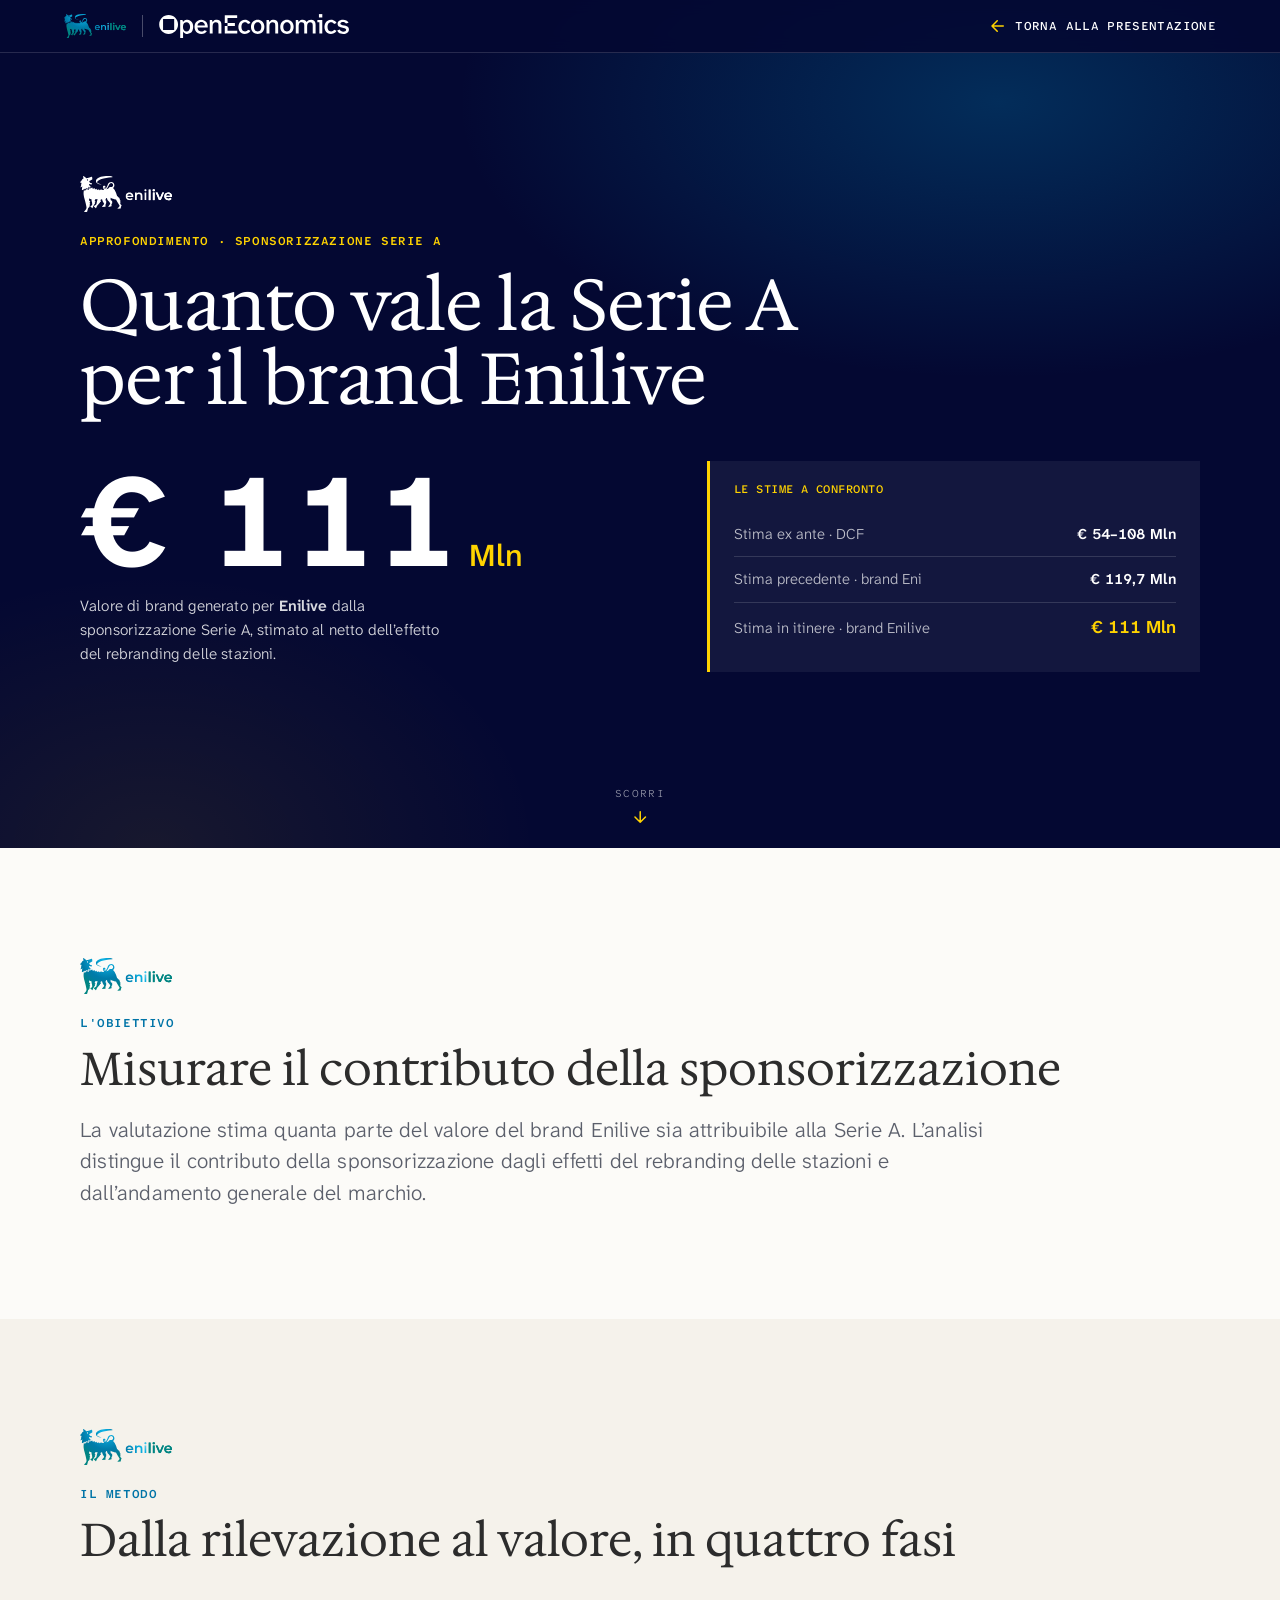
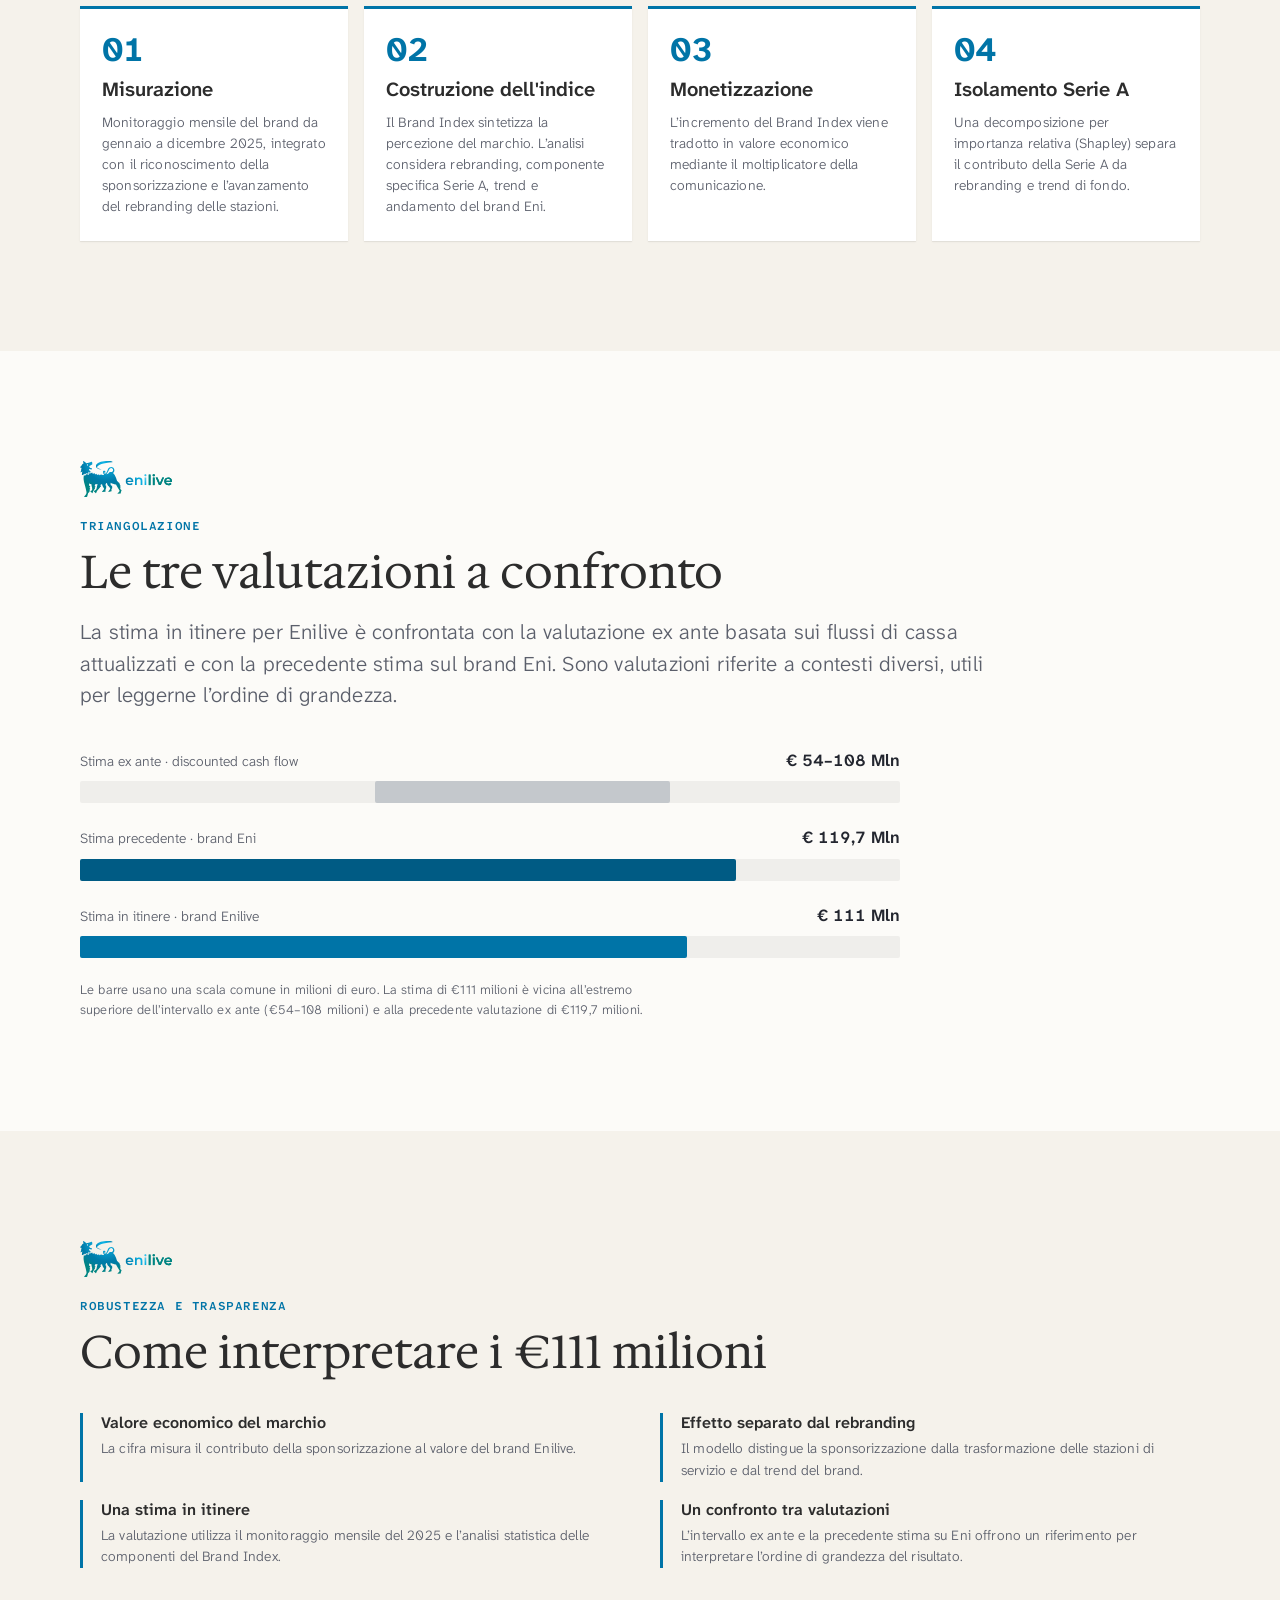
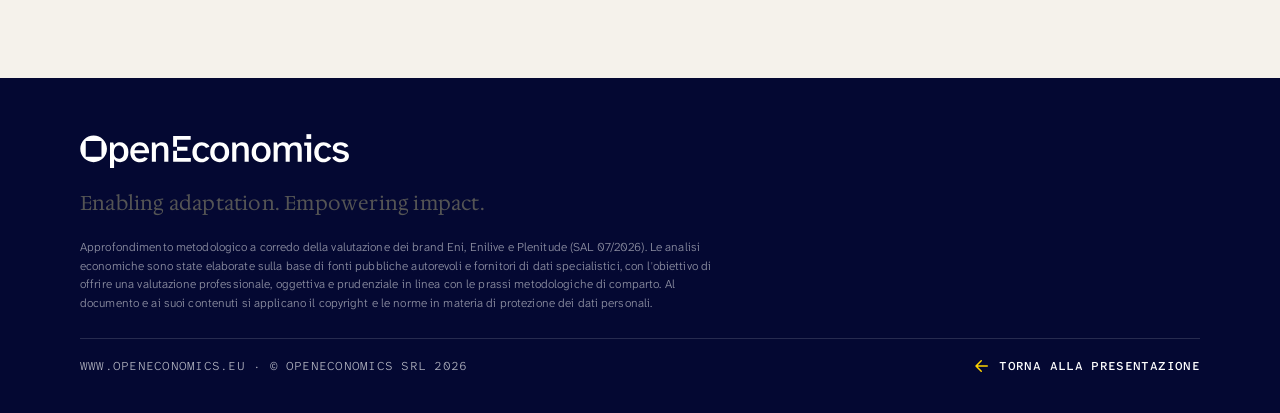
<file: serie-a.html>
<!DOCTYPE html>

<!-- ============================================================================
     Approfondimento — Sponsorizzazione Serie A · valore di brand per Enilive
     Pagina standalone collegata da index.html (CTA "Approfondisci"). Offline,
     percorsi relativi (ds-kit/, assets/). Approfondimento della valutazione SAL 07/2026.
     ============================================================================ -->
<html lang="it">
<head>
<meta charset="utf-8"/>
<meta content="width=device-width,initial-scale=1" name="viewport"/>
<title>Serie A · Valore di brand per Enilive — Approfondimento | OpenEconomics</title>
<link href="ds-kit/fonts.css" rel="stylesheet"/>
<link href="ds-kit/colors_and_type.css" rel="stylesheet"/>
<link href="ds-kit/components.css" rel="stylesheet"/>
<style>
:root{
  --navy:#040832; --navy2:#0B1046; --yellow:#FFD300; --cream:#F5F2EB; --white:#fff;
  --ink:#23262F; --soft:#5B5F6B; --line:#E5E1D7; --line-d:rgba(255,255,255,.14);
  --teal:#0074A7; --teal-d:#005B84; --green:#16A34A; --terra:#B15A42; --grey:#C4C8CC;
  --serif:var(--oe-font-serif); --sans:var(--oe-font-sans); --mono:var(--oe-font-mono);
  --maxw:1120px; --pad:clamp(22px,5vw,72px);
}
*,*::before,*::after{box-sizing:border-box}
html{scroll-behavior:smooth}
body{margin:0;font-family:var(--sans);font-weight:300;color:var(--ink);background:var(--cream);font-size:18px;line-height:1.5;-webkit-font-smoothing:antialiased;overflow-x:hidden}
img{max-width:100%;display:block;height:auto}
p{margin:0}
h1,h2,h3{margin:0}
h1{font-family:var(--serif);font-weight:400;font-size:clamp(38px,6vw,72px);line-height:1.03;letter-spacing:-.01em}
h2{font-family:var(--serif);font-weight:400;font-size:clamp(28px,4vw,46px);line-height:1.1}
h3{font-family:var(--sans);font-weight:600;font-size:20px;line-height:1.25}
.num{font-variant-numeric:tabular-nums;font-feature-settings:"tnum" 1}
strong{font-weight:600;color:inherit}

/* topbar */
.top{position:fixed;top:0;left:0;right:0;z-index:50;display:flex;align-items:center;justify-content:space-between;
  gap:16px;padding:14px var(--pad);background:rgba(4,8,50,.86);backdrop-filter:blur(8px);border-bottom:1px solid var(--line-d)}
.top__logos{display:flex;align-items:center;gap:16px}
.top__logos img{height:24px;width:auto}
.top__logos .sep{width:1px;height:22px;background:rgba(255,255,255,.28)}
.back{display:inline-flex;align-items:center;gap:8px;text-decoration:none;color:#fff;font-family:var(--mono);
  text-transform:uppercase;font-size:12px;letter-spacing:.03em;font-weight:500}
.back svg{width:18px;height:18px;stroke:var(--yellow);stroke-width:2;fill:none;stroke-linecap:round;stroke-linejoin:round}
.back:hover{color:var(--yellow)}

/* sections */
section{padding:clamp(64px,9vw,110px) var(--pad)}
.wrap{max-width:var(--maxw);margin:0 auto;width:100%}
.s-navy{background:var(--navy);color:#fff}
.s-navy h1,.s-navy h2,.s-navy h3{color:#fff}
.s-cream{background:var(--cream)}
.s-white{background:#FCFBF8}
.chip{display:inline-block;font-family:var(--mono);font-size:12.5px;font-weight:500;text-transform:uppercase;
  letter-spacing:.03em;background:var(--yellow);color:var(--navy);padding:6px 13px;border-radius:2px}
.eyebrow{font-family:var(--mono);font-size:12px;text-transform:uppercase;letter-spacing:.05em;color:var(--teal);font-weight:600;margin-bottom:12px}
.s-navy .eyebrow{color:var(--yellow)}
.lead{font-size:clamp(17px,1.9vw,21px);font-weight:300;line-height:1.5;max-width:72ch;margin-top:20px;color:var(--soft)}
.s-navy .lead{color:rgba(255,255,255,.85)}
.body{font-size:16.5px;line-height:1.6;font-weight:300;color:var(--soft);max-width:70ch}
.s-navy .body{color:rgba(255,255,255,.8)}
.hl{color:var(--teal);font-weight:600} .s-navy .hl{color:var(--yellow)}
.fig-label{font-family:var(--mono);font-size:11.5px;text-transform:uppercase;letter-spacing:.04em;color:var(--soft);margin-bottom:14px;font-weight:500}
.s-navy .fig-label{color:var(--yellow)}
.note{font-size:13px;line-height:1.55;color:var(--soft);font-weight:300;max-width:80ch;margin-top:22px}
.s-navy .note{color:rgba(255,255,255,.6)}

/* hero */
.hero{min-height:calc(100svh - 52px);display:flex;flex-direction:column;justify-content:center;position:relative;overflow:hidden}
.hero__glow{position:absolute;inset:0;z-index:0;pointer-events:none;background:
  radial-gradient(900px 460px at 78% 12%, rgba(0,116,167,.34), transparent 60%),
  radial-gradient(700px 500px at 12% 100%, rgba(255,211,0,.08), transparent 55%)}
.hero .wrap{position:relative;z-index:1}
.hero__brand{height:34px;width:auto;margin-bottom:26px}
.hero h1{max-width:17ch;margin-top:18px}
.hero__figure{display:grid;grid-template-columns:1.15fr 1fr;gap:clamp(28px,5vw,60px);align-items:center;margin-top:44px}
@media(max-width:820px){.hero__figure{grid-template-columns:1fr;gap:28px}}
.big{font-family:var(--sans);font-variant-numeric:tabular-nums;font-weight:700;font-size:clamp(64px,11vw,132px);line-height:.85;color:#fff;white-space:nowrap}
.big small{font-size:.24em;font-weight:500;color:var(--yellow)}
.big__cap{font-size:15.5px;line-height:1.55;color:rgba(255,255,255,.85);font-weight:300;max-width:36ch;margin-top:16px}
.tri{background:rgba(255,255,255,.06);border-left:3px solid var(--yellow);padding:20px 24px}
.tri__row{display:flex;justify-content:space-between;align-items:baseline;gap:14px;padding:11px 0;border-bottom:1px solid var(--line-d);font-size:15px}
.tri__row:last-child{border-bottom:0}
.tri__row span{color:rgba(255,255,255,.72);font-weight:300}
.tri__row b{font-variant-numeric:tabular-nums;font-weight:600;color:#fff}
.tri__row--hl b{color:var(--yellow);font-size:18px}
.scrollcue{position:absolute;left:50%;bottom:22px;transform:translateX(-50%);z-index:2;display:flex;flex-direction:column;
  align-items:center;gap:6px;color:rgba(255,255,255,.6);font-family:var(--mono);font-size:10.5px;letter-spacing:.12em;text-transform:uppercase}
.scrollcue svg{width:18px;height:18px;stroke:var(--yellow);stroke-width:2;fill:none;stroke-linecap:round;stroke-linejoin:round;animation:bob 1.8s ease-in-out infinite}
@keyframes bob{0%,100%{transform:translateY(0)}50%{transform:translateY(5px)}}

/* forces / cards */
.grid3{display:grid;grid-template-columns:repeat(3,1fr);gap:20px;margin-top:40px}
@media(max-width:860px){.grid3{grid-template-columns:1fr}}
.card{background:#fff;box-shadow:var(--oe-shadow-1);padding:26px 24px;border-top:3px solid var(--tone,var(--teal));display:flex;flex-direction:column;gap:10px}
.s-navy .card{background:rgba(255,255,255,.05);box-shadow:none}
.card .ic{width:44px;height:44px;display:grid;place-items:center;background:rgba(0,116,167,.1);margin-bottom:2px}
.card .ic svg{width:24px;height:24px;stroke:var(--tone,var(--teal));stroke-width:1.7;fill:none;stroke-linecap:round;stroke-linejoin:round}
.s-navy .card .ic{background:rgba(255,211,0,.12)}
.card p{font-size:14.5px;line-height:1.55;color:var(--soft);font-weight:300}
.s-navy .card p{color:rgba(255,255,255,.8)}
.card .k{font-family:var(--mono);font-size:11px;text-transform:uppercase;letter-spacing:.04em;color:var(--soft)}

/* orthogonal comparison */
.ortho{display:grid;grid-template-columns:1fr 1fr;gap:20px;margin-top:40px}
@media(max-width:820px){.ortho{grid-template-columns:1fr}}
.ortho__col{background:#fff;box-shadow:var(--oe-shadow-1);padding:28px;border-top:3px solid var(--tone)}
.ortho__col h3{font-family:var(--serif);font-weight:400;font-size:25px;margin-bottom:4px}
.ortho__tag{font-family:var(--mono);font-size:11px;text-transform:uppercase;letter-spacing:.04em;color:var(--tone);font-weight:600}
.ortho__row{display:flex;gap:12px;padding:12px 0;border-bottom:1px solid var(--line);font-size:15px}
.ortho__row:last-child{border-bottom:0}
.ortho__row .lbl{width:118px;flex:none;color:var(--soft);font-weight:300}
.ortho__row .val{font-weight:500;color:var(--ink)}

/* steps */
.steps{display:grid;grid-template-columns:repeat(4,1fr);gap:16px;margin-top:40px}
@media(max-width:960px){.steps{grid-template-columns:1fr 1fr}}
@media(max-width:560px){.steps{grid-template-columns:1fr}}
.step{background:#fff;box-shadow:var(--oe-shadow-1);padding:24px 22px;display:flex;flex-direction:column;gap:10px;border-top:3px solid var(--teal)}
.step__n{font-family:var(--sans);font-variant-numeric:tabular-nums;font-weight:700;font-size:34px;line-height:1;color:var(--teal)}
.step p{font-size:14px;line-height:1.5;color:var(--soft);font-weight:300}

/* monetization flow */
.flow{display:flex;align-items:stretch;gap:12px;margin-top:40px;flex-wrap:wrap}
.flow__node{flex:1 1 150px;min-height:104px;background:rgba(255,255,255,.06);border:1px solid var(--line-d);padding:20px 18px;text-align:center;display:flex;flex-direction:column;gap:7px;justify-content:center}
.flow__concept{font-family:var(--sans);font-weight:600;font-size:clamp(15px,1.7vw,18px);line-height:1.25;color:#fff}
.flow__node.res .flow__concept{color:var(--navy)}
.flow__node.res{background:var(--yellow);border-color:var(--yellow);color:var(--navy)}
.flow__v{font-family:var(--sans);font-variant-numeric:tabular-nums;font-weight:700;font-size:clamp(26px,3.4vw,38px);line-height:1;color:#fff}
.flow__node.res .flow__v{color:var(--navy)}
.flow__l{font-size:12.5px;line-height:1.4;color:rgba(255,255,255,.72);font-weight:300}
.flow__node.res .flow__l{color:rgba(4,8,50,.75)}
.flow__op{align-self:center;font-family:var(--sans);font-size:26px;font-weight:600;color:var(--yellow);flex:none}
@media(max-width:820px){.flow{flex-direction:column}.flow__op{transform:rotate(90deg)}}

/* stacked split bar */
.split{margin-top:36px}
.split__bar{display:flex;height:60px;width:100%;border-radius:2px;overflow:hidden}
.split__seg{display:flex;flex-direction:column;justify-content:center;padding:0 16px;color:#fff;min-width:0}
.split__seg .sv{font-family:var(--sans);font-variant-numeric:tabular-nums;font-weight:700;font-size:17px}
.split__seg .sl{font-size:11.5px;opacity:.9;white-space:nowrap;overflow:hidden;text-overflow:ellipsis}
.split__legend{display:flex;gap:22px;flex-wrap:wrap;margin-top:16px;font-size:13.5px;color:var(--soft)}
.split__legend span{display:inline-flex;align-items:center;gap:7px}
.split__legend i{width:11px;height:11px;border-radius:2px;flex:none}

/* LMG bars */
.lmg{margin-top:34px;display:flex;flex-direction:column;gap:14px;max-width:760px}
.lmg__row{display:grid;grid-template-columns:150px 1fr 52px;gap:14px;align-items:center}
.lmg__name{font-size:15px;font-weight:500}
.lmg__track{height:16px;background:rgba(0,0,0,.06);border-radius:2px;overflow:hidden}
.s-navy .lmg__track{background:rgba(255,255,255,.1)}
.lmg__fill{height:100%;border-radius:2px}
.lmg__pct{font-variant-numeric:tabular-nums;font-weight:600;font-size:15px;text-align:right}

/* triangulation */
.tribars{margin-top:36px;display:flex;flex-direction:column;gap:22px;max-width:820px}
.tribar__head{display:flex;justify-content:space-between;align-items:baseline;margin-bottom:8px}
.tribar__head span{font-size:14px;color:var(--soft)}
.tribar__head b{font-variant-numeric:tabular-nums;font-weight:600;font-size:17px;color:var(--ink)}
.tribar__track{position:relative;height:22px;background:rgba(0,0,0,.05);border-radius:2px}
.tribar__fill{position:absolute;top:0;bottom:0;border-radius:2px}

/* stat tiles */
.tiles{display:grid;grid-template-columns:repeat(4,1fr);gap:18px;margin-top:40px}
@media(max-width:860px){.tiles{grid-template-columns:1fr 1fr}}
.tile{background:rgba(255,255,255,.06);border-top:3px solid var(--yellow);padding:24px 22px;display:flex;flex-direction:column;gap:8px}
.tile .tv{font-family:var(--sans);font-variant-numeric:tabular-nums;font-weight:700;font-size:clamp(34px,4.5vw,50px);line-height:1;color:#fff}
.tile .tl{font-size:13.5px;line-height:1.4;color:rgba(255,255,255,.78);font-weight:300}

/* robustness list */
.robust{display:grid;grid-template-columns:repeat(2,1fr);gap:18px 40px;margin-top:36px}
@media(max-width:760px){.robust{grid-template-columns:1fr}}
.robust__item{padding-left:18px;border-left:3px solid var(--teal)}
.robust__item h3{font-family:var(--sans);font-size:16px;font-weight:600;margin-bottom:5px}
.robust__item p{font-size:14px;line-height:1.55;color:var(--soft);font-weight:300}

/* footer */
.foot{background:var(--navy);color:#fff;padding:56px var(--pad) 38px}
.foot__logo{height:34px;width:auto;margin-bottom:22px}
.foot__tag{font-family:var(--serif);font-size:20px;max-width:640px}
.foot__legal{font-size:12px;line-height:1.55;color:rgba(255,255,255,.55);font-weight:300;max-width:82ch;margin-top:22px}
.foot__bar{border-top:1px solid var(--line-d);margin-top:26px;padding-top:18px;display:flex;justify-content:space-between;flex-wrap:wrap;gap:12px;font-family:var(--mono);font-size:12px;color:rgba(255,255,255,.7);text-transform:uppercase;letter-spacing:.02em}

/* reveal */
.reveal{opacity:0;transform:translateY(22px);transition:opacity .7s cubic-bezier(.2,.7,.2,1),transform .7s cubic-bezier(.2,.7,.2,1)}
.reveal.in{opacity:1;transform:none}
@media(prefers-reduced-motion:reduce){.reveal{opacity:1;transform:none;transition:none}}

.detail-brand{margin-bottom:20px}.detail-brand img{height:36px;width:130px;object-fit:contain;object-position:left}.detail-brand{background:none;padding:0;width:132px}.s-navy .detail-brand img{filter:brightness(0) invert(1)}.note{max-width:75ch}@media(prefers-reduced-motion:reduce){html{scroll-behavior:auto}.reveal{opacity:1;transform:none;transition:none}}
</style>
</head>
<body>
<header class="top">
<div class="top__logos">
<img alt="Enilive" src="assets/enilive-mark.svg"/>
<span class="sep"></span>
<img alt="OpenEconomics" src="ds-kit/components/logo-white.svg"/>
</div>
<a class="back" href="index.html"><svg viewbox="0 0 24 24"><path d="M19 12H5M11 5l-7 7 7 7"></path></svg>Torna alla presentazione</a>
</header>
<!-- ═══ HERO ═══ -->
<section class="hero s-navy">
<div class="hero__glow"></div>
<div class="wrap"><div class="detail-brand"><img alt="Enilive" src="assets/enilive-mark.svg"/></div>
<div class="eyebrow">Approfondimento · Sponsorizzazione Serie A</div>
<h1>Quanto vale la Serie A per il brand Enilive</h1>
<div class="hero__figure">
<div>
<div class="big num">€ 111<small> Mln</small></div>
<p class="big__cap">Valore di brand generato per <strong>Enilive</strong> dalla sponsorizzazione Serie A, stimato al netto dell’effetto del rebranding delle stazioni.</p>
</div>
<div class="tri">
<div class="fig-label" style="color:var(--yellow)">Le stime a confronto</div>
<div class="tri__row"><span>Stima ex ante · DCF</span><b>€ 54–108 Mln</b></div>
<div class="tri__row"><span>Stima precedente · brand Eni</span><b>€ 119,7 Mln</b></div>
<div class="tri__row tri__row--hl"><span>Stima in itinere · brand Enilive</span><b>€ 111 Mln</b></div>
</div>
</div>
</div>
<div class="scrollcue">Scorri<svg viewbox="0 0 24 24"><path d="M12 5v14M5 12l7 7 7-7"></path></svg></div>
</section>
<!-- ═══ LA DOMANDA ═══ -->
<section class="s-white">
<div class="wrap reveal"><div class="detail-brand"><img alt="Enilive" src="assets/enilive-mark.svg"/></div>
<div class="eyebrow">L'obiettivo</div>
<h2>Misurare il contributo della sponsorizzazione</h2>
<p class="lead">La valutazione stima quanta parte del valore del brand Enilive sia attribuibile alla Serie A. L’analisi distingue il contributo della sponsorizzazione dagli effetti del rebranding delle stazioni e dall’andamento generale del marchio.</p>
</div>
</section>
<!-- ═══ LA SFIDA ═══ -->

<!-- ═══ IMPRONTE ORTOGONALI ═══ -->

<!-- ═══ METODO 4 FASI ═══ -->
<section class="s-cream">
<div class="wrap reveal"><div class="detail-brand"><img alt="Enilive" src="assets/enilive-mark.svg"/></div>
<div class="eyebrow">Il metodo</div>
<h2>Dalla rilevazione al valore, in quattro fasi</h2>
<div class="steps">
<div class="step">
<span class="step__n">01</span><h3>Misurazione</h3>
<p>Monitoraggio mensile del brand da gennaio a dicembre 2025, integrato con il riconoscimento della sponsorizzazione e l’avanzamento del rebranding delle stazioni.</p>
</div>
<div class="step">
<span class="step__n">02</span><h3>Costruzione dell'indice</h3>
<p>Il Brand Index sintetizza la percezione del marchio. L’analisi considera rebranding, componente specifica Serie A, trend e andamento del brand Eni.</p>
</div>
<div class="step">
<span class="step__n">03</span><h3>Monetizzazione</h3>
<p>L’incremento del Brand Index viene tradotto in valore economico mediante il moltiplicatore della comunicazione.</p>
</div>
<div class="step">
<span class="step__n">04</span><h3>Isolamento Serie A</h3>
<p>Una decomposizione per importanza relativa (Shapley) separa il contributo della Serie A da rebranding e trend di fondo.</p>
</div>
</div>
</div>
</section>
<!-- ═══ MONETIZZAZIONE FLOW ═══ -->

<!-- ═══ DECOMPOSIZIONE ═══ -->

<!-- ═══ TRIANGOLAZIONE ═══ -->
<section class="s-white">
<div class="wrap reveal"><div class="detail-brand"><img alt="Enilive" src="assets/enilive-mark.svg"/></div>
<div class="eyebrow">Triangolazione</div>
<h2>Le tre valutazioni a confronto</h2>
<p class="lead">La stima in itinere per Enilive è confrontata con la valutazione ex ante basata sui flussi di cassa attualizzati e con la precedente stima sul brand Eni. Sono valutazioni riferite a contesti diversi, utili per leggerne l’ordine di grandezza.</p>
<div class="tribars">
<div>
<div class="tribar__head"><span>Stima ex ante · discounted cash flow</span><b>€ 54–108 Mln</b></div>
<div class="tribar__track"><div class="tribar__fill" style="left:36%;width:36%;background:var(--grey)"></div></div>
</div>
<div>
<div class="tribar__head"><span>Stima precedente · brand Eni</span><b>€ 119,7 Mln</b></div>
<div class="tribar__track"><div class="tribar__fill" style="left:0;width:80%;background:var(--teal-d)"></div></div>
</div>
<div>
<div class="tribar__head"><span>Stima in itinere · brand Enilive</span><b>€ 111 Mln</b></div>
<div class="tribar__track"><div class="tribar__fill" style="left:0;width:74%;background:var(--teal)"></div></div>
</div>
</div>
<p class="note">Le barre usano una scala comune in milioni di euro. La stima di €111 milioni è vicina all’estremo superiore dell’intervallo ex ante (€54–108 milioni) e alla precedente valutazione di €119,7 milioni.</p>
</div>
</section>
<!-- ═══ ROBUSTEZZA ═══ -->
<section class="s-cream">
<div class="wrap reveal"><div class="detail-brand"><img alt="Enilive" src="assets/enilive-mark.svg"/></div>
<div class="eyebrow">Robustezza e trasparenza</div>
<h2>Come interpretare i €111 milioni</h2>
<div class="robust">
<div class="robust__item"><h3>Valore economico del marchio</h3><p>La cifra misura il contributo della sponsorizzazione al valore del brand Enilive.</p></div>
<div class="robust__item"><h3>Effetto separato dal rebranding</h3><p>Il modello distingue la sponsorizzazione dalla trasformazione delle stazioni di servizio e dal trend del brand.</p></div>
<div class="robust__item"><h3>Una stima in itinere</h3><p>La valutazione utilizza il monitoraggio mensile del 2025 e l’analisi statistica delle componenti del Brand Index.</p></div>
<div class="robust__item"><h3>Un confronto tra valutazioni</h3><p>L’intervallo ex ante e la precedente stima su Eni offrono un riferimento per interpretare l’ordine di grandezza del risultato.</p></div>
</div>

</div>
</section>
<!-- ═══ FOOTER ═══ -->
<footer class="foot">
<div class="wrap">
<img alt="OpenEconomics" class="foot__logo" src="ds-kit/components/logo-white.svg"/>
<p class="foot__tag">Enabling adaptation. Empowering impact.</p>
<p class="foot__legal">Approfondimento metodologico a corredo della valutazione dei brand Eni, Enilive e Plenitude (SAL 07/2026). Le analisi economiche sono state elaborate sulla base di fonti pubbliche autorevoli e fornitori di dati specialistici, con l'obiettivo di offrire una valutazione professionale, oggettiva e prudenziale in linea con le prassi metodologiche di comparto. Al documento e ai suoi contenuti si applicano il copyright e le norme in materia di protezione dei dati personali.</p>
<div class="foot__bar"><span>www.openeconomics.eu · © OpenEconomics Srl <span data-year=""></span></span><a class="back" href="index.html"><svg viewbox="0 0 24 24"><path d="M19 12H5M11 5l-7 7 7 7"></path></svg>Torna alla presentazione</a></div>
</div>
</footer>
<script>
document.querySelectorAll('[data-year]').forEach(function(el){el.textContent=new Date().getFullYear();});
var io=new IntersectionObserver(function(es){es.forEach(function(e){if(e.isIntersecting){e.target.classList.add('in');io.unobserve(e.target);}});},{rootMargin:'0px 0px -8% 0px',threshold:.08});
document.querySelectorAll('.reveal').forEach(function(el){io.observe(el);});
</script>
</body>
</html>
</file>
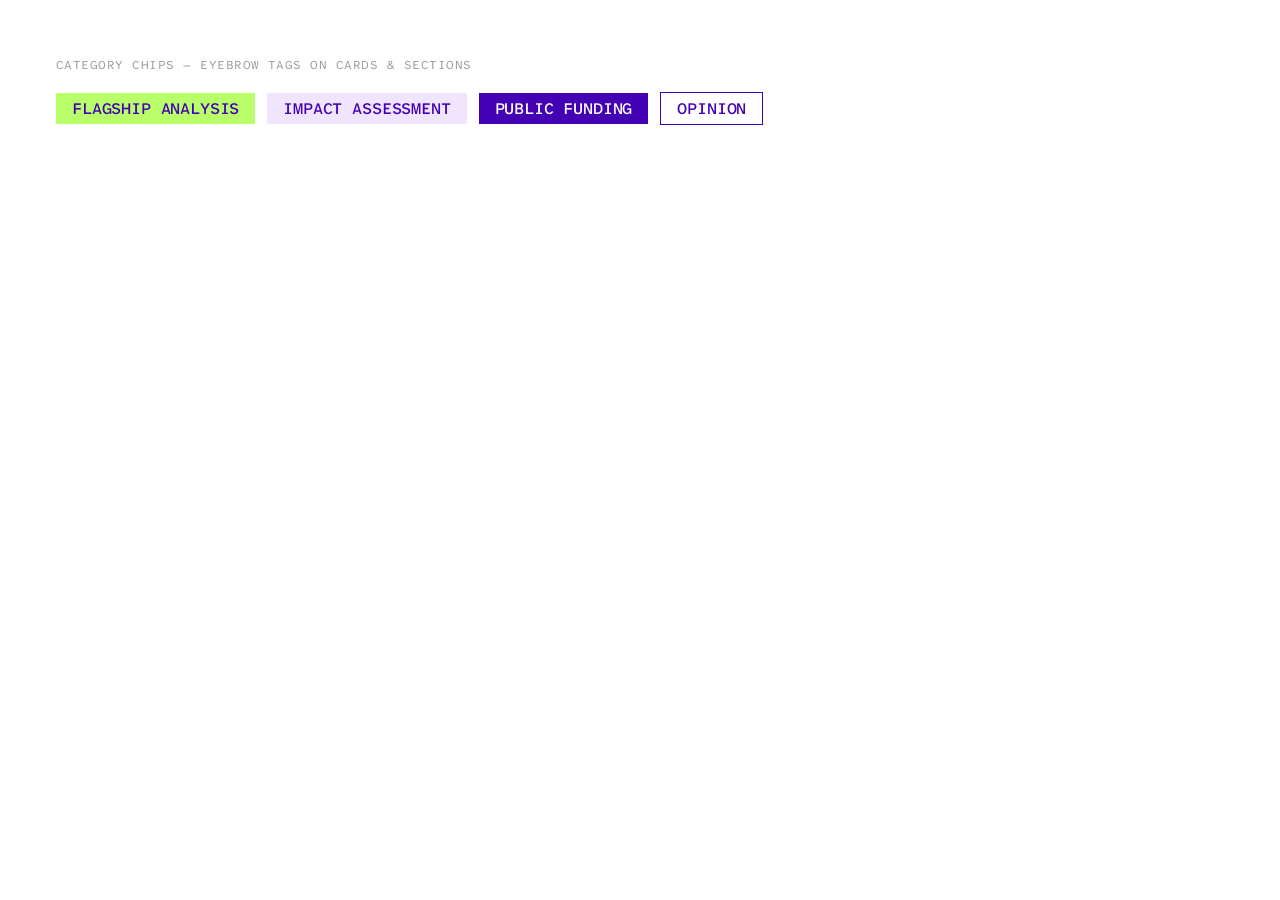
<file: ds-kit/components/chips.html>
<!-- @dsCard group="Components" -->
<!doctype html>
<html lang="en">
<head>
<meta charset="utf-8">
<link rel="stylesheet" href="../colors_and_type.css">
<style>
  html, body { margin: 0; background: #fff; padding: 28px; box-sizing: border-box; }
  .meta {
    font-family: var(--oe-font-mono);
    font-size: 12px;
    text-transform: uppercase;
    letter-spacing: 0.04em;
    color: var(--oe-gray-500);
    margin-bottom: 18px;
  }
  .row { display: flex; gap: 12px; flex-wrap: wrap; align-items: center; }
  .chip {
    display: inline-flex; align-items: center; gap: 10px;
    height: 31px;
    padding: 0 16px;
    border-radius: 0;
    font-family: var(--oe-font-mono);
    font-weight: 500;
    font-size: 16px;
    letter-spacing: -0.01em;
    text-transform: uppercase;
  }
  .lime { background: var(--oe-lime-400); color: var(--oe-bluette-700); }
  .soft { background: var(--oe-bluette-050); color: var(--oe-bluette-700); }
  .bluette { background: var(--oe-bluette-700); color: #fff; }
  .ghost { background: transparent; color: var(--oe-bluette-700); border: 1px solid var(--oe-bluette-700); }
</style>
</head>
<body>
<div class="meta">Category chips — eyebrow tags on cards & sections</div>
<div class="row">
  <div class="chip lime">FLAGSHIP ANALYSIS</div>
  <div class="chip soft">IMPACT ASSESSMENT</div>
  <div class="chip bluette">PUBLIC FUNDING</div>
  <div class="chip ghost">OPINION</div>
</div>
</body>
</html>
</file>
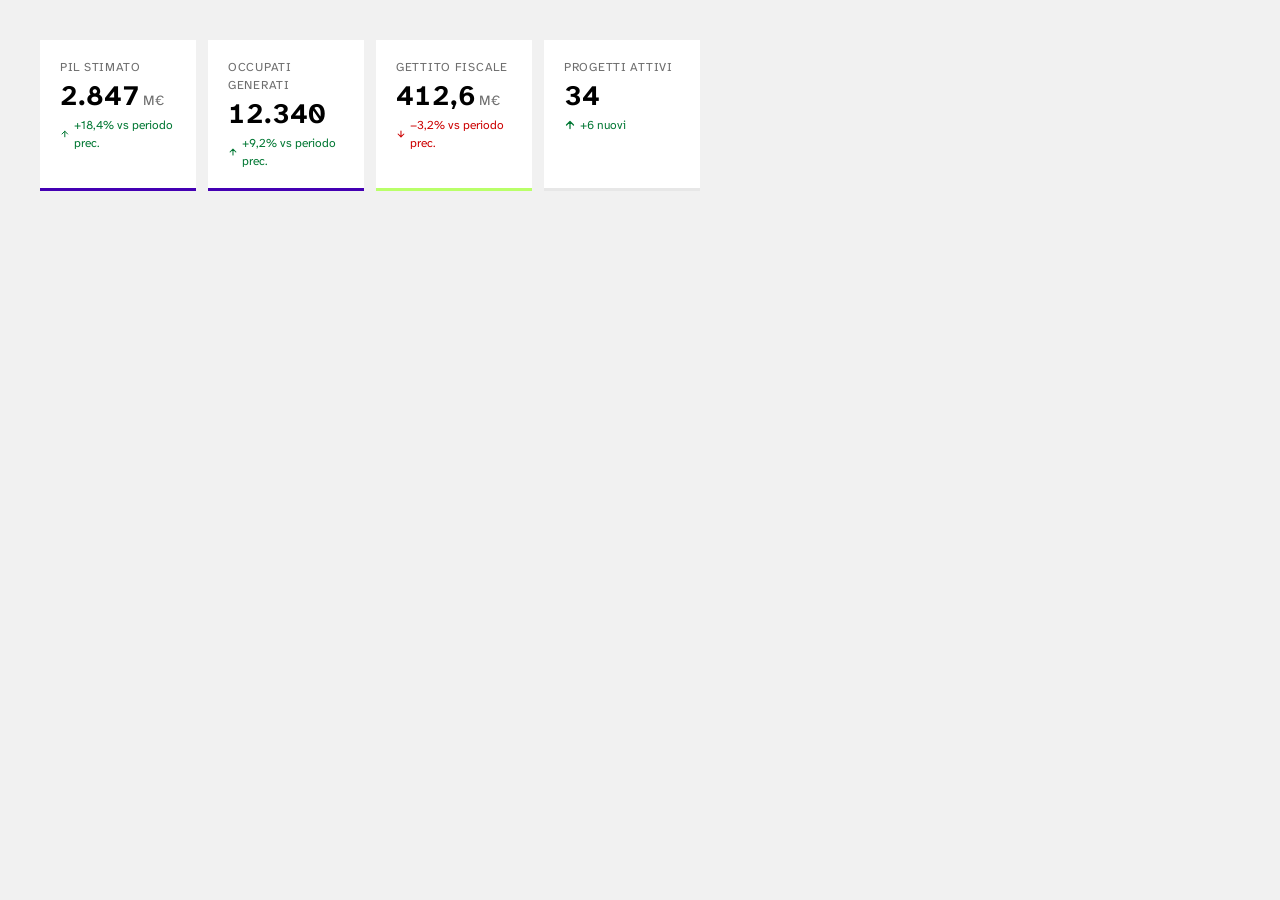
<file: ds-kit/components/dashboard-kpi.html>
<!-- @dsCard group="Components" -->
<!doctype html>
<html lang="it">
<head>
<meta charset="utf-8">
<link rel="stylesheet" href="../colors_and_type.css">
<style>
  * { box-sizing: border-box; margin: 0; padding: 0; }
  html, body { background: #F1F1F1; font-family: "Atkinson Hyperlegible Next", system-ui, sans-serif; padding: 20px; }
  .grid { display: grid; grid-template-columns: repeat(4, 1fr); gap: 12px; width: 660px; }
  .card { background: #fff; padding: 18px 20px; border-bottom: 3px solid #4400B3; display: flex; flex-direction: column; gap: 6px; }
  .card.lime { border-bottom-color: #B9FF69; }
  .card.gray { border-bottom-color: #E7E7E7; }
  .lbl { font-size: 12px; font-weight: 400; color: #6E6E6E; text-transform: uppercase; letter-spacing: 0.06em; }
  .val { font-size: 28px; font-weight: 700; color: #000; font-variant-numeric: tabular-nums; line-height: 1; }
  .unit { font-size: 14px; color: #6E6E6E; margin-left: 3px; font-weight: 400; }
  .delta { font-size: 12px; display: flex; align-items: center; gap: 4px; }
  .delta.up { color: #007733; }
  .delta.dn { color: #CC0000; }
  .delta svg { width: 12px; height: 12px; fill: none; stroke: currentColor; stroke-width: 2.5; stroke-linecap: round; stroke-linejoin: round; }
</style>
</head>
<body>
<div class="grid">
  <div class="card">
    <div class="lbl">PIL stimato</div>
    <div class="val">2.847<span class="unit">M€</span></div>
    <div class="delta up">
      <svg viewBox="0 0 24 24"><path d="M12 19V5M5 12l7-7 7 7"/></svg>+18,4% vs periodo prec.
    </div>
  </div>
  <div class="card">
    <div class="lbl">Occupati generati</div>
    <div class="val">12.340</div>
    <div class="delta up">
      <svg viewBox="0 0 24 24"><path d="M12 19V5M5 12l7-7 7 7"/></svg>+9,2% vs periodo prec.
    </div>
  </div>
  <div class="card lime">
    <div class="lbl">Gettito fiscale</div>
    <div class="val">412,6<span class="unit">M€</span></div>
    <div class="delta dn">
      <svg viewBox="0 0 24 24"><path d="M12 5v14M5 12l7 7 7-7"/></svg>−3,2% vs periodo prec.
    </div>
  </div>
  <div class="card gray">
    <div class="lbl">Progetti attivi</div>
    <div class="val">34</div>
    <div class="delta up">
      <svg viewBox="0 0 24 24"><path d="M12 19V5M5 12l7-7 7 7"/></svg>+6 nuovi
    </div>
  </div>
</div>
</body>
</html>
</file>
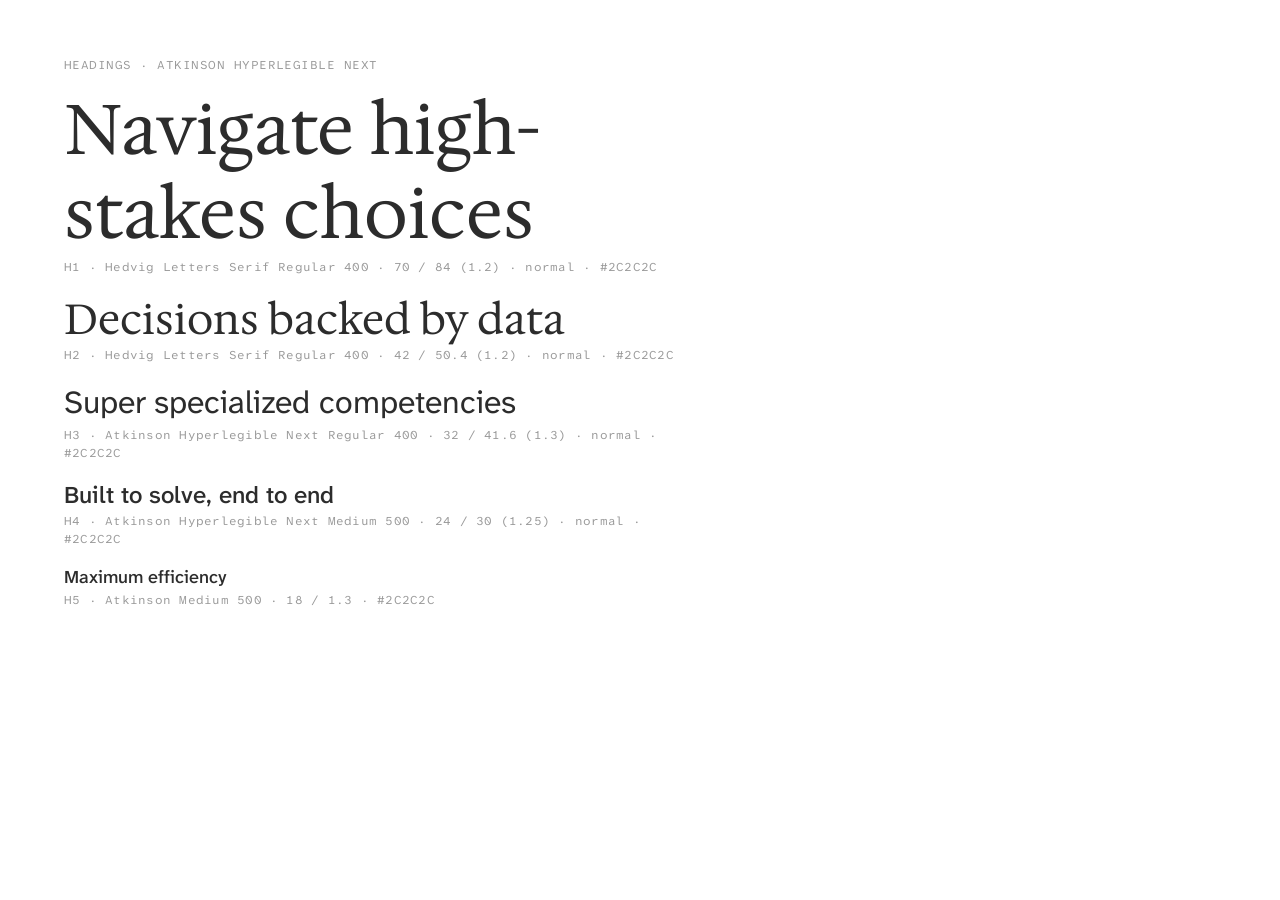
<file: ds-kit/components/type-headings.html>
<!-- @dsCard group="Type" -->
<!doctype html>
<html lang="en">
<head>
<meta charset="utf-8">
<link rel="stylesheet" href="../colors_and_type.css">
<style>
  html, body { margin: 0; background: #fff; padding: 28px 32px; box-sizing: border-box; }
  .meta {
    font-family: var(--oe-font-mono);
    font-size: 12px;
    text-transform: uppercase;
    letter-spacing: 0.04em;
    color: var(--oe-gray-500);
    margin-bottom: 14px;
  }
  .row { display: flex; flex-direction: column; gap: 18px; max-width: 640px; }
  h1 { font-family: var(--oe-font-serif); font-size: 70px; font-weight: 400; margin: 0; line-height: 1.2; letter-spacing: normal; color: #2C2C2C; }
  h2 { font-family: var(--oe-font-serif); font-size: 42px; font-weight: 400; margin: 0; line-height: 1.2; color: #2C2C2C; letter-spacing: normal; }
  h3 { font-size: 32px; font-weight: 400; margin: 0; line-height: 1.3; color: #2C2C2C; letter-spacing: normal; font-family: var(--oe-font-sans); }
  h4 { font-size: 24px; font-weight: 500; margin: 0; line-height: 1.25; color: #2C2C2C; letter-spacing: normal; font-family: var(--oe-font-sans); }
  h5 { font-size: 18px; font-weight: 500; margin: 0; line-height: 1.3; color: #2C2C2C; letter-spacing: 0; font-family: var(--oe-font-sans); }
  .tag {
    font-family: var(--oe-font-mono);
    font-size: 12px;
    color: var(--oe-gray-500);
    letter-spacing: 0.02em;
    margin-top: 2px;
  }
</style>
</head>
<body>
<div class="meta">Headings · Atkinson Hyperlegible Next</div>
<div class="row">
  <div>
    <h1>Navigate high-stakes choices</h1>
    <div class="tag">H1 · Hedvig Letters Serif Regular 400 · 70 / 84 (1.2) · normal · #2C2C2C</div>
  </div>
  <div>
    <h2>Decisions backed by data</h2>
    <div class="tag">H2 · Hedvig Letters Serif Regular 400 · 42 / 50.4 (1.2) · normal · #2C2C2C</div>
  </div>
  <div>
    <h3>Super specialized competencies</h3>
    <div class="tag">H3 · Atkinson Hyperlegible Next Regular 400 · 32 / 41.6 (1.3) · normal · #2C2C2C</div>
  </div>
  <div>
    <h4>Built to solve, end to end</h4>
    <div class="tag">H4 · Atkinson Hyperlegible Next Medium 500 · 24 / 30 (1.25) · normal · #2C2C2C</div>
  </div>
  <div>
    <h5>Maximum efficiency</h5>
    <div class="tag">H5 · Atkinson Medium 500 · 18 / 1.3 · #2C2C2C</div>
  </div>
</div>
</body>
</html>
</file>
<file: ds-kit/fonts.css>
@font-face{font-family:"Atkinson Hyperlegible Next";src:url("fonts/AtkinsonHyperlegibleNext-VariableFont_wght.ttf") format("truetype");font-weight:200 800;font-style:normal;font-display:swap}
@font-face{font-family:"Atkinson Hyperlegible Next";src:url("fonts/AtkinsonHyperlegibleNext-Italic-VariableFont_wght.ttf") format("truetype");font-weight:200 800;font-style:italic;font-display:swap}
@font-face{font-family:"Atkinson Hyperlegible Mono";src:url("fonts/AtkinsonHyperlegibleMono-VariableFont_wght.ttf") format("truetype");font-weight:200 800;font-style:normal;font-display:swap}
@font-face{font-family:"Hedvig Letters Serif";src:url("fonts/HedvigLettersSerif-18pt-Regular.ttf") format("truetype");font-weight:400;font-style:normal;font-display:swap}
</file>
<file: ds-kit/colors_and_type.css>
/* =========================================================================
   OpenEconomics — Design Tokens
   Source: OpenEconomics Brand Manual Colour (2025) + Figma "OpenEconomics — Website"
   ========================================================================= */

/* -----------------------------------------------------------------------
   Fonts
   ----------------------------------------------------------------------- */
/* Atkinson Hyperlegible Next — variable font covers full weight range 200–800 */
@font-face {
  font-family: "Atkinson Hyperlegible Next";
  src: url("./fonts/AtkinsonHyperlegibleNext-VariableFont_wght.ttf") format("truetype-variations");
  font-weight: 200 800; font-style: normal; font-display: swap;
}
@font-face {
  font-family: "Atkinson Hyperlegible Next";
  src: url("./fonts/AtkinsonHyperlegibleNext-Italic-VariableFont_wght.ttf") format("truetype-variations");
  font-weight: 200 800; font-style: italic; font-display: swap;
}

/* Atkinson Hyperlegible Mono — variable font */
@font-face {
  font-family: "Atkinson Hyperlegible Mono";
  src: url("./fonts/AtkinsonHyperlegibleMono-VariableFont_wght.ttf") format("truetype-variations");
  font-weight: 200 800; font-style: normal; font-display: swap;
}
@font-face {
  font-family: "Atkinson Hyperlegible Mono";
  src: url("./fonts/AtkinsonHyperlegibleMono-Italic-VariableFont_wght.ttf") format("truetype-variations");
  font-weight: 200 800; font-style: italic; font-display: swap;
}

@font-face {
  font-family: "Hedvig Letters Serif";
  src: url("./fonts/HedvigLettersSerif-18pt-Regular.ttf") format("truetype");
  font-weight: 400; font-style: normal; font-display: swap;
}

/* -----------------------------------------------------------------------
   Color tokens — straight from the Brand Manual
   ----------------------------------------------------------------------- */
:root {
  /* === Primary neutrals === */
  --oe-white: #FFFFFF;
  --oe-black: #000000;

  /* === Bluette — the brand's core identity color === */
  --oe-bluette-050: #EFE5FF;
  --oe-bluette-100: #D9C1FF;
  --oe-bluette-200: #B991FF;
  --oe-bluette-300: #A16AFF;
  --oe-bluette-400: #8742FF;
  --oe-bluette-500: #6E1AFF;
  --oe-bluette-600: #5902EE;
  --oe-bluette-700: #4400B3;   /* primary brand */
  --oe-bluette-800: #340088;
  --oe-bluette-900: #270065;   /* deep purple — footer & dark sections */
  --oe-bluette: var(--oe-bluette-700);

  /* === Lime — the accent === */
  --oe-lime-050: #EFFFDC;
  --oe-lime-100: #DFFFBB;
  --oe-lime-200: #D5FFA4;
  --oe-lime-300: #C9FF8C;
  --oe-lime-400: #B9FF69;       /* signature lime */
  --oe-lime-500: #91FF15;
  --oe-lime-600: #7FF100;
  --oe-lime-700: #67C300;
  --oe-lime-800: #458300;
  --oe-lime-900: #315C01;
  --oe-lime: var(--oe-lime-400);

  /* === Gray scale === */
  --oe-gray-000: #FFFFFF;
  --oe-gray-100: #F1F1F1;
  --oe-gray-200: #E7E7E7;
  --oe-gray-300: #D2D2D2;
  --oe-gray-400: #AFAFAF;
  --oe-gray-500: #999999;
  --oe-gray-600: #6E6E6E;
  --oe-gray-700: #545454;
  --oe-gray-800: #2C2C2C;
  --oe-gray-900: #000000;

  /* === Secondary palettes (use sparingly — for data viz, illustrations) === */
  --oe-magenta-400: #FF8DFF;  --oe-magenta-500: #FF4EFF;  --oe-magenta-600: #FF00FF;
  --oe-magenta-700: #C300C3;  --oe-magenta-800: #920092;  --oe-magenta-900: #600060;
  --oe-blu-400: #6161FF;      --oe-blu-500: #3A3AFF;      --oe-blu-600: #0000FF;
  --oe-blu-700: #0000A1;      --oe-blu-800: #000068;      --oe-blu-900: #000035;
  --oe-yellow-400: #FFF751;   --oe-yellow-500: #FFF300;   --oe-yellow-600: #F4E900;
  --oe-yellow-700: #595700;   --oe-yellow-800: #403E00;   --oe-yellow-900: #262500;
  --oe-green-400: #3FFFA5;    --oe-green-500: #00FF88;    --oe-green-600: #00E279;
  --oe-green-700: #00542D;    --oe-green-800: #003F22;    --oe-green-900: #002D18;
  --oe-cyan-400: #83FFFF;     --oe-cyan-500: #61FFFF;     --oe-cyan-600: #00FFFF;
  --oe-cyan-700: #005B5B;     --oe-cyan-800: #004646;     --oe-cyan-900: #003535;

  /* =======================================================================
     CIVIQA — brand di prodotto (namespace --cv-*).
     Accento primario: scala Blu elettrico (--cv-blu-600 #0000FF).
     Convive con il brand OpenEconomics; non sovrascrive i --oe-*.
     ======================================================================= */
  --cv-blu-900: #000035;  --cv-blu-800: #000068;  --cv-blu-700: #0000A1;
  --cv-blu-600: #0000FF;  --cv-blu-500: #3A3AFF;  --cv-blu-400: #6161FF;
  --cv-blu-300: #9696FF;  --cv-blu-200: #B6B6FF;  --cv-blu-100: #D5D5FF;
  --cv-blu-050: #F1F1FF;
  --cv-accent: var(--cv-blu-600);   /* primario Civiqa */

  /* === Semantic tokens === */
  --oe-bg:          var(--oe-white);
  --oe-bg-elev:     var(--oe-gray-100);
  --oe-bg-tint:     var(--oe-bluette-050);     /* soft purple panels */
  --oe-bg-dark:     var(--oe-bluette-900);     /* footer + dark sections */
  --oe-bg-accent:   var(--oe-bluette-700);     /* full-bleed CTA blocks */
  --oe-bg-mid:      #4711BB;                   /* mid purple (homepage) */

  --oe-fg:          var(--oe-black);
  --oe-fg-soft:     var(--oe-gray-700);        /* body on white */
  --oe-fg-muted:    var(--oe-gray-500);
  --oe-fg-inverse:  var(--oe-white);

  --oe-accent:        var(--oe-bluette-700);   /* primary brand accent */
  --oe-accent-strong: var(--oe-bluette-900);   /* hover / dark sections */
  --oe-accent-soft:   var(--oe-bluette-050);   /* tinte / sfondi soft */
  --oe-accent-border: var(--oe-bluette-200);   /* bordi accento (chip, ecc.) */
  --oe-accent-on:     var(--oe-white);         /* testo/icone SU riempimento accento */
  --oe-pop:           var(--oe-lime-400);      /* "pop" come RIEMPIMENTO (lime) */
  --oe-pop-strong:    var(--oe-lime-500);      /* hover del pop */
  --oe-pop-on:        var(--oe-black);         /* testo SU riempimento pop */
  --oe-on-dark-accent:var(--oe-lime-400);      /* accento come TESTO su fondo scuro */
  --oe-on-dark-muted: var(--oe-bluette-200);   /* testo attenuato su fondo scuro accento */

  --oe-stroke:        var(--oe-black);
  --oe-stroke-soft:   var(--oe-gray-300);
  --oe-stroke-on-dark:var(--oe-white);

  --oe-link:        var(--oe-bluette-700);
  --oe-link-hover:  var(--oe-bluette-900);

  /* === Typography === */
  --oe-font-sans:    "Atkinson Hyperlegible Next", "Atkinson Hyperlegible",
                     -apple-system, "Helvetica Neue", Arial, sans-serif;
  --oe-font-mono:    "Atkinson Hyperlegible Mono", ui-monospace,
                     "SF Mono", Menlo, Consolas, monospace;
  --oe-font-serif:   "Hedvig Letters Serif", "Source Serif Pro", Georgia, serif;

  /* === Spacing scale (from Figma) === */
  --oe-space-xxs:  4px;   /* spacing.xxs */
  --oe-space-xs:   8px;   /* spacing.xs  */
  --oe-space-s:   16px;   /* spacing.s   */
  --oe-space-m:   24px;   /* spacing.m   */
  --oe-space-l:   32px;   /* spacing.l   */
  --oe-space-xl:  40px;   /* spacing.xl  */
  --oe-space-2xl: 48px;   /* spacing.2xl */
  --oe-space-3xl: 64px;   /* spacing.3xl */
  /* legacy numeric aliases */
  --oe-space-1:  4px;
  --oe-space-2:  8px;
  --oe-space-3:  12px;
  --oe-space-4:  16px;
  --oe-space-5:  20px;
  --oe-space-6:  24px;
  --oe-space-7:  32px;
  --oe-space-8:  40px;
  --oe-space-9:  52px;
  --oe-space-10: 64px;
  --oe-space-11: 80px;
  --oe-space-12: 120px;

  /* === Grid system (from Figma) === */
  --oe-grid-max:     1440px;  /* max container width */
  --oe-grid-gutter:   24px;  /* fixed column gap    */
  --oe-grid-margin:   12px;  /* outer margin each side */
  --oe-grid-cols-xl:    12; /* @kind other */
  --oe-grid-cols-l:     12; /* @kind other */
  --oe-grid-cols-m:      8; /* @kind other */
  --oe-grid-cols-s:      4; /* @kind other */
  /* breakpoints */
  --oe-bp-xxl: 1440px;
  --oe-bp-xl:  1200px;
  --oe-bp-l:    992px;
  --oe-bp-m:    768px;

  /* === Layout === */
  --oe-max-width:     1760px;     /* canvas inner width (1920 - 80 ×2) */
  --oe-page-pad:      80px;
  --oe-page-pad-mob:  24px;
  --oe-col-gap:       40px;

  /* === Radii === sharp-corner system, all 0 */
  --oe-radius-xs: 0px;
  --oe-radius-sm: 0px;            /* the dominant card radius */
  --oe-radius-md: 0px;
  --oe-radius-lg: 0px;
  --oe-radius-pill: 0px;

  /* === Borders === */
  --oe-border:        1px solid var(--oe-gray-200);  /* was black — removed per brand rule */
  --oe-border-soft:   1px solid var(--oe-gray-200);
  --oe-border-on-dark:1px solid rgba(255,255,255,0.18); /* @kind other */

  /* === Shadows (used sparingly — brand is mostly flat) === */
  --oe-shadow-1: 0 1px 0 rgba(0,0,0,0.04), 0 1px 2px rgba(0,0,0,0.06);
  --oe-shadow-2: 0 4px 12px rgba(39,0,101,0.08);
  --oe-shadow-3: 0 16px 40px rgba(39,0,101,0.18);

  /* === Motion === */
  --oe-ease:        cubic-bezier(0.2, 0.7, 0.2, 1); /* @kind other */
  --oe-ease-out:    cubic-bezier(0, 0, 0.2, 1); /* @kind other */
  --oe-dur-fast:    140ms; /* @kind other */
  --oe-dur-base:    220ms; /* @kind other */
  --oe-dur-slow:    420ms; /* @kind other */
}

/* =========================================================================
   TEMA CIVIQA — stesso design system, accento in blu elettrico Civiqa.
   Civiqa = OpenEconomics con l'accento rimappato: font, spaziatura, griglia
   e TUTTI i componenti restano identici, ma l'accento (Bluette + Lime)
   diventa blu Civiqa. Si applica mettendo class="theme-civiqa" su qualsiasi
   contenitore (di norma <body> o la root del progetto); ogni componente che
   usa i token accento eredita il blu in automatico, senza modifiche.
   ----------------------------------------------------------------------- */
.theme-civiqa {
  /* Rampa Bluette → Blu Civiqa (l'accento primario diventa blu elettrico).
     I token semantici (--oe-accent, --oe-link, --oe-bg-dark…) derivano da
     questi via var(), quindi si rimappano da soli. */
  --oe-bluette-900: var(--cv-blu-900);
  --oe-bluette-800: var(--cv-blu-800);
  --oe-bluette-700: var(--cv-blu-600);   /* accento primario */
  --oe-bluette-600: var(--cv-blu-600);
  --oe-bluette-500: var(--cv-blu-500);
  --oe-bluette-400: var(--cv-blu-400);
  --oe-bluette-300: var(--cv-blu-300);
  --oe-bluette-200: var(--cv-blu-200);
  --oe-bluette-100: var(--cv-blu-100);
  --oe-bluette-050: var(--cv-blu-050);

  /* Token semantici "pop"/accento — Civiqa non usa il Lime.
     I componenti usano questi token, quindi NON servono override per-componente:
     - pop = riempimento (blu); pop-on = testo sul pop (bianco, per contrasto);
     - on-dark-accent = accento come testo su fondo scuro → blu CHIARO, perché
       il blu pieno sparirebbe sul blu scuro. */
  --oe-pop:           var(--cv-blu-600);
  --oe-pop-strong:    var(--cv-blu-700);
  --oe-pop-on:        var(--oe-white);
  --oe-on-dark-accent: var(--cv-blu-200);
  /* lime diretto (usi esterni) → blu, per sicurezza */
  --oe-lime-400: var(--cv-blu-600);
  --oe-lime-500: var(--cv-blu-700);
  --oe-lime-600: var(--cv-blu-700);

  /* unico hex non derivato dalla rampa */
  --oe-bg-mid: var(--cv-blu-500);
}

/* -----------------------------------------------------------------------
   Layout utilities
   ----------------------------------------------------------------------- */

/* .oe-container — boxed 1760px centred content wrapper.
   Use on the inner div of every section; let the section itself be full-bleed.

   Example:
     <section style="background: #F1F1F1; padding: 80px 0;">
       <div class="oe-container"> … </div>
     </section>
*/
.oe-container {
  max-width: var(--oe-max-width);   /* 1760px */
  margin-inline: auto;
  padding-inline: var(--oe-page-pad); /* 80px each side */
  width: 100%;
  box-sizing: border-box;
}

/* Narrower reading column (long-form text, articles) */
.oe-container--text {
  max-width: 900px;
  margin-inline: auto;
  padding-inline: var(--oe-page-pad);
  width: 100%;
  box-sizing: border-box;
}

/* -----------------------------------------------------------------------
   Grid system — utility concreta (da Figma)
   12 colonne ≥1200px · 8 colonne 768–1199px · 4 colonne <768px.
   Gutter, margine e larghezza max presi dai token --oe-grid-*.
   Uso:
     <div class="oe-grid">
       <div class="oe-col-8"> … </div>
       <div class="oe-col-4"> … </div>
     </div>
   ----------------------------------------------------------------------- */
.oe-grid {
  display: grid;
  grid-template-columns: repeat(12, minmax(0, 1fr));   /* desktop: 12 col */
  gap: var(--oe-grid-gutter);                          /* 24px */
  max-width: var(--oe-grid-max);                       /* 1440px */
  margin-inline: auto;
  padding-inline: var(--oe-grid-margin);               /* 12px */
  width: 100%;
  box-sizing: border-box;
}
/* span colonne — default desktop (12) */
.oe-col-1  { grid-column: span 1; }
.oe-col-2  { grid-column: span 2; }
.oe-col-3  { grid-column: span 3; }
.oe-col-4  { grid-column: span 4; }
.oe-col-5  { grid-column: span 5; }
.oe-col-6  { grid-column: span 6; }
.oe-col-7  { grid-column: span 7; }
.oe-col-8  { grid-column: span 8; }
.oe-col-9  { grid-column: span 9; }
.oe-col-10 { grid-column: span 10; }
.oe-col-11 { grid-column: span 11; }
.oe-col-12 { grid-column: span 12; }

/* Tablet: 8 colonne (768–1199px). Gli span > 8 diventano a piena riga.
   Span specifici per questa fascia: .oe-col-m-1 … .oe-col-m-8 */
@media (max-width: 1199.98px) {
  .oe-grid { grid-template-columns: repeat(8, minmax(0, 1fr)); }
  .oe-col-9, .oe-col-10, .oe-col-11, .oe-col-12 { grid-column: span 8; }
  .oe-col-m-1 { grid-column: span 1; } .oe-col-m-2 { grid-column: span 2; }
  .oe-col-m-3 { grid-column: span 3; } .oe-col-m-4 { grid-column: span 4; }
  .oe-col-m-5 { grid-column: span 5; } .oe-col-m-6 { grid-column: span 6; }
  .oe-col-m-7 { grid-column: span 7; } .oe-col-m-8 { grid-column: span 8; }
}

/* Mobile: 4 colonne (<768px). Default a piena riga; override con .oe-col-s-1…4 */
@media (max-width: 767.98px) {
  .oe-grid { grid-template-columns: repeat(4, minmax(0, 1fr)); }
  [class*="oe-col-"] { grid-column: span 4; }
  .oe-col-s-1 { grid-column: span 1; } .oe-col-s-2 { grid-column: span 2; }
  .oe-col-s-3 { grid-column: span 3; } .oe-col-s-4 { grid-column: span 4; }
}

/* Adattamento al CONTENITORE (non solo al viewport).
   Se un antenato del .oe-grid è dichiarato come query container
   (`container-type: inline-size`) — es. l'area contenuti di una dashboard
   accanto a una sidebar — la griglia segue la larghezza REALE disponibile
   invece di quella della finestra. Stesse soglie del fallback @media qui
   sopra; poiché il contenitore è sempre ≤ del viewport e queste regole
   vengono dopo, prevalgono quando un contenitore esiste. Senza un antenato
   contenitore non si attivano: comportamento invariato per gli altri usi. */
@container (max-width: 1199.98px) {
  .oe-grid { grid-template-columns: repeat(8, minmax(0, 1fr)); }
  .oe-col-9, .oe-col-10, .oe-col-11, .oe-col-12 { grid-column: span 8; }
  .oe-col-m-1 { grid-column: span 1; } .oe-col-m-2 { grid-column: span 2; }
  .oe-col-m-3 { grid-column: span 3; } .oe-col-m-4 { grid-column: span 4; }
  .oe-col-m-5 { grid-column: span 5; } .oe-col-m-6 { grid-column: span 6; }
  .oe-col-m-7 { grid-column: span 7; } .oe-col-m-8 { grid-column: span 8; }
}
@container (max-width: 767.98px) {
  .oe-grid { grid-template-columns: repeat(4, minmax(0, 1fr)); }
  [class*="oe-col-"] { grid-column: span 4; }
  .oe-col-s-1 { grid-column: span 1; } .oe-col-s-2 { grid-column: span 2; }
  .oe-col-s-3 { grid-column: span 3; } .oe-col-s-4 { grid-column: span 4; }
}

/* -----------------------------------------------------------------------
   RULE: Minimum font size is 12px — no text in the system goes below this.
   All font-size declarations must be >= 12px. Enforced by convention.
   ----------------------------------------------------------------------- */

/* -----------------------------------------------------------------------
   Base elements & semantic type roles
   ----------------------------------------------------------------------- */
html, body {
  background: var(--oe-bg);
  color: var(--oe-fg);
  font-family: var(--oe-font-sans);
  font-size: 18px;
  line-height: 1.5;
  -webkit-font-smoothing: antialiased;
  -moz-osx-font-smoothing: grayscale;
}

/* Display — Hedvig Letters Serif. Used for hero, large quotes, slogans. */
.oe-display, .oe-h0 {
  font-family: var(--oe-font-serif);
  font-weight: 400;
  font-size: clamp(48px, 6vw, 80px);
  line-height: 1.05;
  letter-spacing: -0.005em;
  color: var(--oe-fg);
  text-wrap: balance;
}
.oe-display-sm {
  font-family: var(--oe-font-serif);
  font-weight: 400;
  font-size: clamp(28px, 3.2vw, 48px);
  line-height: 1.1;
}

/* Headings — H1 / H2 are Hedvig Letters Serif Regular */
h1, .oe-h1 {
  font-family: var(--oe-font-serif);
  font-weight: 400;
  font-size: clamp(48px, 5vw, 70px);
  line-height: 1.2;
  letter-spacing: normal;
  color: #2C2C2C;
}
h2, .oe-h2 {
  font-family: var(--oe-font-serif);
  font-weight: 400;
  font-size: 42px;
  line-height: 1.2;
  letter-spacing: normal;
  color: #2C2C2C;
}
h3, .oe-h3 {
  font-family: var(--oe-font-sans);
  font-weight: 400;
  font-size: 32px;
  line-height: 1.3;
  letter-spacing: normal;
  color: #2C2C2C;
}
h4, .oe-h4 {
  font-family: var(--oe-font-sans);
  font-weight: 500;
  font-size: 24px;
  line-height: 1.25;
  letter-spacing: normal;
  color: #2C2C2C;
}
h5, .oe-h5 {
  font-family: var(--oe-font-sans);
  font-weight: 500;
  font-size: 18px;
  line-height: 1.3;
  color: #2C2C2C;
}

/* Body */
p, .oe-body {
  font-family: var(--oe-font-sans);
  font-weight: 300;        /* Light is the dominant body weight in the figma */
  font-size: 22px;
  line-height: 1.3;
  letter-spacing: 0.01em;
  color: var(--oe-fg-soft);
}
.oe-body-sm {
  font-size: 18px;
  font-weight: 300;
  line-height: 1.4;
  letter-spacing: 0.005em;
}
.oe-body-base {
  font-size: 16px;
  font-weight: 400;
  line-height: 1.45;
}
.oe-body-xs {
  font-size: 14px;
  font-weight: 400;
  line-height: 1.5;
}

/* Eyebrow / section pre-title — all-caps SANS, medium 500.
   (Generic eyebrows are NOT monospace — mono is reserved for chips
   and figure numbering only; see --oe-font-mono usage rules below.) */
.oe-eyebrow {
  font-family: var(--oe-font-sans);
  font-weight: 500;
  font-size: 16px;
  line-height: 1.2;
  letter-spacing: 0.02em;
  text-transform: uppercase;
  color: var(--oe-accent);
}

/* === Monospace usage (Atkinson Hyperlegible Mono) is restricted to TWO uses === */

/* 1. Chip / category tag text */
.oe-tag, .oe-chip {
  font-family: var(--oe-font-mono);
  font-weight: 500;
  font-size: 16px;
  line-height: 1.2;
  letter-spacing: -0.01em;
  text-transform: uppercase;
  color: var(--oe-accent);
}

/* 2. Figure pre-title / numbering for charts, maps and tables
      e.g. GRAFICO 1 · TABELLA 1 · MAPPA 1 — mono Medium 500, 12px, uppercase, black */
.oe-figure-label {
  font-family: var(--oe-font-mono);
  font-weight: 500;
  font-size: 12px;
  line-height: 1.2;
  letter-spacing: 0.04em;
  text-transform: uppercase;
  color: var(--oe-black);
}

/* === Numbers === always Atkinson Hyperlegible Next (sans), tabular.
   Formatting by locale:
     IT (default) → thousands separator "." · decimal separator ","  e.g. 1.234.567,89
     EN           → thousands separator "," · decimal separator "."  e.g. 1,234,567.89
   Use formatNumber(value, locale, decimals) from utils/format-number.js.
   Color follows the background:
     on white / gray  → --oe-black
     on lime          → --oe-black
     on dark (bluette)→ --oe-white
   Apply the matching color in context; the helper sets font + tabular figures. */
.oe-num {
  font-family: var(--oe-font-sans);
  font-variant-numeric: tabular-nums;
  font-feature-settings: "tnum" 1;
}
.oe-num.on-light, .oe-num.on-lime { color: var(--oe-black); }
.oe-num.on-dark { color: var(--oe-white); }

/* Links */
a, .oe-link {
  color: var(--oe-link);
  text-decoration: underline;
  text-underline-offset: 3px;
  text-decoration-thickness: 1px;
  transition: color var(--oe-dur-fast) var(--oe-ease);
}
a:hover, .oe-link:hover {
  color: var(--oe-link-hover);
}

/* Selection */
::selection {
  background: var(--oe-pop);
  color: var(--oe-accent-strong);
}
</file>
<file: ds-kit/components.css>
/* =========================================================================
   OpenEconomics — Stili dei componenti canonici
   Dipende dai token in styles/colors_and_type.css
   Spacing: SEMPRE via var(--oe-space-*) (scala 4px). Niente px hardcoded
   per padding/gap/margin. Font-size e bordi seguono le rispettive scale.
   ========================================================================= */

/* ---- Button ------------------------------------------------------------ */
.oe-btn {
  font-family: var(--oe-font-sans);
  font-weight: 500;
  border: 1px solid transparent;
  border-radius: var(--oe-radius-sm);   /* 0 = spigolo vivo */
  cursor: pointer;
  line-height: 1;
  display: inline-flex;
  align-items: center;
  gap: var(--oe-space-xs);               /* 8 */
  transition: background var(--oe-dur-fast) var(--oe-ease),
              color var(--oe-dur-fast) var(--oe-ease),
              border-color var(--oe-dur-fast) var(--oe-ease);
}
.oe-btn--sm { font-size: 14px; padding: var(--oe-space-xs) var(--oe-space-s); }   /* 8 · 16 */
.oe-btn--md { font-size: 16px; padding: var(--oe-space-3) var(--oe-space-5); }    /* 12 · 20 */
.oe-btn--lg { font-size: 18px; padding: var(--oe-space-s) var(--oe-space-l); }    /* 16 · 32 */

.oe-btn--primary { background: var(--oe-accent); color: var(--oe-accent-on); }
.oe-btn--primary:hover { background: var(--oe-accent-strong); }

.oe-btn--accent { background: var(--oe-pop); color: var(--oe-pop-on); }
.oe-btn--accent:hover { background: var(--oe-pop-strong); }

.oe-btn--secondary { background: transparent; color: var(--oe-accent); border-color: var(--oe-accent); }
.oe-btn--secondary:hover { background: var(--oe-accent-soft); }

.oe-btn--ghost { background: transparent; color: var(--oe-accent); }
.oe-btn--ghost:hover { color: var(--oe-accent-strong); text-decoration: underline; text-underline-offset: 3px; }

/* ---- Tag / Chip -------------------------------------------------------- */
.oe-tag-chip {
  font-family: var(--oe-font-mono);
  font-weight: 500;
  font-size: 13px;
  letter-spacing: -0.01em;
  text-transform: uppercase;
  padding: var(--oe-space-xs) var(--oe-space-3);   /* 8 · 12 */
  display: inline-block;
  line-height: 1;
}
.oe-tag-chip--default { color: var(--oe-accent); border: 1px solid var(--oe-accent-border); }
.oe-tag-chip--on-dark { color: var(--oe-on-dark-accent); border: 1px solid rgba(255,255,255,0.25); }
.oe-tag-chip--lime    { color: var(--oe-pop-on); background: var(--oe-pop); }

/* ---- KPI Card ---------------------------------------------------------- */
.oe-kpi { background: var(--oe-white); padding: var(--oe-space-m); border: 1px solid var(--oe-gray-200); }   /* 24 */
.oe-kpi--dark { background: var(--oe-bg-dark); border-color: rgba(255,255,255,0.14); }
.oe-kpi__value {
  font-family: var(--oe-font-sans);
  font-weight: 600;
  font-size: 48px;
  line-height: 1;
  letter-spacing: -0.01em;
  color: var(--oe-accent);
}
.oe-kpi--dark .oe-kpi__value { color: var(--oe-on-dark-accent); }
.oe-kpi__affix { font-size: 0.5em; font-weight: 500; margin: 0 2px; }
.oe-kpi__label {
  font-family: var(--oe-font-mono);
  font-size: 13px;
  text-transform: uppercase;
  letter-spacing: 0.02em;
  margin-top: var(--oe-space-3);          /* 12 */
  color: var(--oe-gray-700);
}
.oe-kpi--dark .oe-kpi__label { color: rgba(255,255,255,0.7); }
.oe-kpi__icon { width: 36px; height: 36px; margin-bottom: var(--oe-space-s); color: var(--oe-accent); }
.oe-kpi__icon img, .oe-kpi__icon svg { width: 100%; height: 100%; display: block; }
.oe-kpi--dark .oe-kpi__icon { color: var(--oe-on-dark-accent); }
.oe-kpi__note { font-family: var(--oe-font-sans); font-weight: 300; font-size: 13px; line-height: 1.45; color: var(--oe-fg-soft); margin: var(--oe-space-s) 0 0; }
.oe-kpi--dark .oe-kpi__note { color: rgba(255,255,255,0.72); }

/* ---- Accordion --------------------------------------------------------- */
.oe-accordion { border-top: 1px solid var(--oe-gray-200); }
.oe-accordion__item { border-bottom: 1px solid var(--oe-gray-200); }
.oe-accordion__head {
  width: 100%;
  background: transparent;
  border: none;
  cursor: pointer;
  display: flex;
  align-items: center;
  justify-content: space-between;
  gap: var(--oe-space-s);                 /* 16 */
  padding: var(--oe-space-5) var(--oe-space-xxs);   /* 20 · 4 */
  text-align: left;
  font-family: var(--oe-font-sans);
  font-weight: 500;
  font-size: 20px;
  color: var(--oe-gray-800);
}
.oe-accordion__sign {
  font-family: var(--oe-font-mono);
  font-size: 24px;
  color: var(--oe-accent);
  line-height: 1;
}
.oe-accordion__body {
  padding: 0 var(--oe-space-xxs) var(--oe-space-5);   /* 0 · 4 · 20 */
  font-family: var(--oe-font-sans);
  font-weight: 300;
  font-size: 18px;
  line-height: 1.5;
  color: var(--oe-fg-soft);
}

/* ---- Figure label ------------------------------------------------------ */
.oe-figure-label__title { color: var(--oe-gray-700); font-weight: 400; }

/* ---- Footer ------------------------------------------------------------
   Footer di brand su fondo Bluette scuro. Varianti: --standard, --analisi.
   ----------------------------------------------------------------------- */
.oe-footer {
  background: var(--oe-bg-dark);
  color: var(--oe-white);
  font-family: var(--oe-font-sans);
  padding: var(--oe-space-2xl) var(--oe-space-xl) var(--oe-space-l);   /* 48 · 40 · 32 */
}
.oe-footer__inner {
  max-width: var(--oe-grid-max);                /* 1440 */
  margin-inline: auto;
}

/* Parte alta: brand a sinistra, (analisi) disclaimer a destra */
.oe-footer__top {
  display: grid;
  grid-template-columns: 1fr;
  gap: var(--oe-space-xl);
  padding-bottom: var(--oe-space-xl);
}
.oe-footer--analisi .oe-footer__top {
  grid-template-columns: minmax(0, 5fr) minmax(0, 6fr);
  gap: var(--oe-space-3xl);
  align-items: start;
}

.oe-footer__logo {
  display: block;
  width: auto;
  height: 44px;                                 /* logo piccolo, mai dominante */
  color: var(--oe-white);
}
.oe-footer--standard .oe-footer__logo { height: 52px; }

.oe-footer__tagline {
  font-family: var(--oe-font-serif);
  font-weight: 400;
  font-size: 28px;
  line-height: 1.15;
  letter-spacing: -0.01em;
  /* Esplicito: il global `p { color: fg-soft }` vince sull'eredità del bianco. */
  color: var(--oe-white);
  margin: var(--oe-space-m) 0 0;
  max-width: 40ch;
  text-wrap: balance;
}
.oe-footer--analisi .oe-footer__tagline {
  font-size: 22px;
  max-width: 22ch;
}

.oe-footer__disclaimer {
  font-weight: 300;
  font-size: 14px;
  line-height: 1.6;
  color: rgba(255, 255, 255, 0.86);
  max-width: 68ch;
}
.oe-footer__disclaimer-label {
  font-family: var(--oe-font-mono);
  text-transform: uppercase;
  letter-spacing: 0.04em;
  font-size: 13px;
  font-weight: 500;
  color: var(--oe-on-dark-accent);              /* accento su fondo scuro */
  margin-right: var(--oe-space-xs);
  white-space: nowrap;
}

.oe-footer__rule {
  border: 0;
  border-top: var(--oe-border-on-dark);         /* rgba(255,255,255,.18) */
  margin: 0;
}

/* Parte bassa: meta legali + link */
.oe-footer__bottom {
  display: flex;
  flex-wrap: wrap;
  align-items: center;
  justify-content: space-between;
  gap: var(--oe-space-s);
  padding-top: var(--oe-space-m);
}
.oe-footer__meta {
  margin: 0;
  font-size: 13px;
  color: rgba(255, 255, 255, 0.82);
}
.oe-footer__links {
  display: flex;
  gap: var(--oe-space-l);
}
.oe-footer__link {
  color: var(--oe-white);
  text-decoration: none;
  font-size: 14px;
  transition: color var(--oe-dur-fast) var(--oe-ease);
}
.oe-footer__link:hover,
.oe-footer__link:focus-visible { color: var(--oe-on-dark-accent); }

@media (max-width: 767.98px) {
  .oe-footer { padding: var(--oe-space-xl) var(--oe-space-m) var(--oe-space-m); }
  .oe-footer--analisi .oe-footer__top { grid-template-columns: 1fr; gap: var(--oe-space-l); }
  .oe-footer__tagline,
  .oe-footer--analisi .oe-footer__tagline { font-size: 22px; max-width: 32ch; }
  .oe-footer__bottom { flex-direction: column; align-items: flex-start; }
}

/* =========================================================================
   CIVIQA — componenti del brand di prodotto (namespace .cv-*)
   Accento blu elettrico --cv-blu-600. Spigolo vivo come tutto il sistema.
   ========================================================================= */

/* ---- Civiqa · Chip ----------------------------------------------------- */
.cv-chip {
  display: inline-flex; align-items: center; gap: var(--oe-space-xs);
  font-family: var(--oe-font-mono); text-transform: uppercase;
  font-size: 13px; font-weight: 500; letter-spacing: 0.04em; line-height: 1;
  padding: var(--oe-space-xs) var(--oe-space-3);             /* 8 · 12 */
  background: var(--cv-blu-100); color: var(--cv-blu-700); border: 0;
}
.cv-chip::before { content: ""; width: 7px; height: 7px; background: currentColor; flex: none; }
.cv-chip--active { background: var(--cv-blu-600); color: var(--oe-white); }

/* ---- Civiqa · Button --------------------------------------------------- */
.cv-btn {
  display: inline-flex; align-items: center; justify-content: center; gap: var(--oe-space-xs);
  font-family: var(--oe-font-mono); text-transform: uppercase; letter-spacing: 0.04em;
  font-size: 14px; font-weight: 500; line-height: 1;
  padding: var(--oe-space-3) var(--oe-space-5);              /* 12 · 20 */
  border: 1px solid transparent; cursor: pointer;
  transition: background var(--oe-dur-fast) var(--oe-ease),
              color var(--oe-dur-fast) var(--oe-ease),
              border-color var(--oe-dur-fast) var(--oe-ease);
}
.cv-btn--primary { background: var(--cv-blu-600); color: var(--oe-white); }
.cv-btn--primary:hover { background: var(--cv-blu-700); }
.cv-btn--dark { background: var(--cv-blu-900); color: var(--oe-white); }
.cv-btn--dark:hover { background: var(--cv-blu-800); }
.cv-btn--outline { background: transparent; color: var(--cv-blu-600); border-color: var(--cv-blu-600); }
.cv-btn--outline:hover { background: var(--cv-blu-050); }
.cv-btn--tint { background: var(--cv-blu-100); color: var(--cv-blu-700); }
.cv-btn--tint:hover { background: var(--cv-blu-200); }
.cv-btn--link {
  background: transparent; border: 0; padding: var(--oe-space-xs) 0;
  font-family: var(--oe-font-sans); text-transform: none; letter-spacing: normal;
  font-size: 15px; color: var(--cv-blu-600);
}
.cv-btn--link:hover { text-decoration: underline; }
/* outline chiaro su fondi blu scuri (footer) */
.cv-btn--ghost-light { background: transparent; color: var(--oe-white); border-color: rgba(255, 255, 255, 0.5); }
.cv-btn--ghost-light:hover { border-color: var(--oe-white); }

/* ---- Civiqa · Top nav (menu) ------------------------------------------ */
.cv-nav {
  display: flex; align-items: center; gap: var(--oe-space-l);
  background: var(--oe-white); border: 1px solid var(--oe-gray-200);
  padding: var(--oe-space-s) var(--oe-space-l);
}
.cv-nav__logo { height: 26px; width: auto; color: var(--oe-black); display: block; }
.cv-nav__links { display: flex; gap: var(--oe-space-l); margin-left: var(--oe-space-xl); }
.cv-nav__link {
  font-family: var(--oe-font-sans); font-size: 15px; color: var(--oe-gray-900);
  text-decoration: none; padding: var(--oe-space-xxs) 0;
  border-bottom: 2px solid transparent; transition: border-color var(--oe-dur-fast) var(--oe-ease);
}
.cv-nav__link:hover, .cv-nav__link.is-active { border-bottom-color: var(--cv-blu-600); }
.cv-nav__oe { margin-left: auto; font-family: var(--oe-font-sans); font-size: 15px; color: var(--oe-gray-900); text-decoration: none; }
.cv-nav__oe:hover { color: var(--cv-blu-600); }

/* ---- Civiqa · Icon tile ----------------------------------------------- */
.cv-icon {
  width: 56px; height: 56px; display: grid; place-items: center;
  background: var(--cv-blu-800);   /* #000068 */
  color: var(--cv-blu-100);        /* #D5D5FF */
}
.cv-icon svg { width: 28px; height: 28px; display: block; fill: none; stroke: currentColor; stroke-width: 2; stroke-linecap: round; stroke-linejoin: round; }

/* ---- Civiqa · Footer --------------------------------------------------- */
.cv-footer {
  background: var(--cv-blu-900); color: var(--oe-white); font-family: var(--oe-font-sans);
  padding: var(--oe-space-2xl) var(--oe-space-xl) var(--oe-space-l);
}
.cv-footer__inner { max-width: var(--oe-grid-max); margin-inline: auto; }
.cv-footer__logo { height: 56px; width: auto; color: var(--oe-white); display: block; margin-bottom: var(--oe-space-xl); }
.cv-footer__top { display: grid; grid-template-columns: 1.4fr 1fr 1fr; gap: var(--oe-space-xl); padding-bottom: var(--oe-space-xl); }
.cv-footer__cols { display: flex; gap: var(--oe-space-3xl); }
.cv-footer__col { display: flex; flex-direction: column; gap: var(--oe-space-s); }
.cv-footer__link { color: var(--oe-white); text-decoration: none; font-size: 15px; }
.cv-footer__link:hover { color: var(--cv-blu-200); }
.cv-footer__cta { display: flex; flex-direction: column; gap: var(--oe-space-s); align-items: flex-start; }
.cv-footer__rule { border: 0; border-top: 1px solid rgba(255, 255, 255, 0.22); margin: 0; }
.cv-footer__mid { display: grid; grid-template-columns: 1.4fr 1fr 1fr 1fr; gap: var(--oe-space-xl); padding: var(--oe-space-l) 0; align-items: start; }
.cv-footer__tagline { font-family: var(--oe-font-serif); font-size: 26px; line-height: 1.15; color: var(--oe-white); margin: 0; max-width: 22ch; }
.cv-footer__addr { font-size: 13px; line-height: 1.5; color: rgba(255, 255, 255, 0.82); }
.cv-footer__social { display: flex; gap: var(--oe-space-s); margin-top: var(--oe-space-m); }
.cv-footer__social a { width: 32px; height: 32px; display: grid; place-items: center; background: var(--oe-white); color: var(--cv-blu-900); }
.cv-footer__bottom { display: flex; flex-wrap: wrap; align-items: center; gap: var(--oe-space-m); padding-top: var(--oe-space-m); font-size: 13px; color: rgba(255, 255, 255, 0.82); }
.cv-footer__legal { display: flex; gap: var(--oe-space-l); }
.cv-footer__legal a { color: rgba(255, 255, 255, 0.82); text-decoration: none; }
.cv-footer__legal a:hover { color: var(--oe-white); }
.cv-footer__lang { margin-left: auto; display: flex; gap: var(--oe-space-xs); }
.cv-footer__lang a { color: rgba(255, 255, 255, 0.6); text-decoration: none; }
.cv-footer__lang a.is-active { color: var(--oe-white); text-decoration: underline; }

@media (max-width: 767.98px) {
  .cv-footer__top, .cv-footer__mid { grid-template-columns: 1fr; gap: var(--oe-space-l); }
  .cv-footer__cols { flex-direction: column; gap: var(--oe-space-l); }
  .cv-nav { flex-wrap: wrap; }
  .cv-nav__links { margin-left: 0; }
  .cv-footer__bottom { flex-direction: column; align-items: flex-start; }
  .cv-footer__lang { margin-left: 0; }
}

/* =========================================================================
   COMPONENTI UI AGGIUNTIVI — coerenti coi token, spigolo vivo.
   Usano l'accento via --oe-accent / --oe-accent-*, quindi si tematizzano
   da soli sotto .theme-civiqa (accento blu).
   ========================================================================= */

/* ---- Card ------------------------------------------------------------- */
.oe-card {
  background: var(--oe-white); border: 1px solid var(--oe-gray-200);
  padding: var(--oe-space-m); display: flex; flex-direction: column; gap: var(--oe-space-s);
}
.oe-card__media { aspect-ratio: 16 / 9; background: var(--oe-gray-100); display: block; }
.oe-card__eyebrow { font-family: var(--oe-font-mono); text-transform: uppercase; font-size: 11px; letter-spacing: 0.04em; color: var(--oe-accent); }
.oe-card__meta { font-family: var(--oe-font-mono); font-size: 12px; color: var(--oe-gray-500); }
.oe-card__title { font-family: var(--oe-font-sans); font-size: 20px; font-weight: 500; line-height: 1.25; color: var(--oe-gray-900); margin: 0; }
.oe-card__body { font-family: var(--oe-font-sans); font-size: 15px; font-weight: 300; line-height: 1.5; color: var(--oe-fg-soft); margin: 0; }
.oe-card__foot { margin-top: auto; padding-top: var(--oe-space-xs); }
/* Feature card: striscia di accento piena in alto (non un side-stripe) */
.oe-card--feature { border-top: 4px solid var(--oe-accent); }

/* ---- Form & input ----------------------------------------------------- */
.oe-field { display: flex; flex-direction: column; gap: var(--oe-space-xs); }
.oe-label { font-family: var(--oe-font-mono); text-transform: uppercase; font-size: 11px; letter-spacing: 0.04em; color: var(--oe-gray-700); }
.oe-input, .oe-select, .oe-textarea {
  font-family: var(--oe-font-sans); font-size: 15px; color: var(--oe-gray-900);
  background: var(--oe-white); border: 1px solid var(--oe-gray-300);
  padding: var(--oe-space-3) var(--oe-space-s); width: 100%;
  transition: border-color var(--oe-dur-fast) var(--oe-ease);
}
.oe-input::placeholder, .oe-textarea::placeholder { color: var(--oe-gray-500); }
.oe-input:focus, .oe-select:focus, .oe-textarea:focus { outline: none; border-color: var(--oe-accent); }
.oe-input:disabled, .oe-select:disabled, .oe-textarea:disabled { background: var(--oe-gray-100); color: var(--oe-gray-500); cursor: not-allowed; }
.oe-textarea { resize: vertical; min-height: 96px; }
.oe-field__hint { font-family: var(--oe-font-sans); font-size: 13px; color: var(--oe-gray-500); }
.oe-field--error .oe-input { border-color: var(--oe-magenta-700); }
.oe-field--error .oe-field__hint { color: var(--oe-magenta-700); }
/* search input: icona a sinistra */
.oe-search { position: relative; display: flex; align-items: center; }
.oe-search svg { position: absolute; left: var(--oe-space-s); width: 18px; height: 18px; color: var(--oe-gray-500); pointer-events: none; }
.oe-search .oe-input { padding-left: 44px; }

/* checkbox & radio — coerenti col sistema a spigolo vivo */
.oe-check { display: inline-flex; align-items: center; gap: var(--oe-space-xs); font-family: var(--oe-font-sans); font-size: 15px; color: var(--oe-gray-800); cursor: pointer; }
.oe-check input { appearance: none; -webkit-appearance: none; width: 18px; height: 18px; flex: none; border: 1px solid var(--oe-gray-400); background: var(--oe-white); display: grid; place-content: center; cursor: pointer; transition: background var(--oe-dur-fast) var(--oe-ease), border-color var(--oe-dur-fast) var(--oe-ease); }
.oe-check input:focus-visible { outline: 2px solid var(--oe-accent); outline-offset: 2px; }
.oe-check input:checked { background: var(--oe-accent); border-color: var(--oe-accent); }
/* spunta della checkbox */
.oe-check input[type="checkbox"]:checked::after { content: ""; width: 9px; height: 5px; border-left: 2px solid #fff; border-bottom: 2px solid #fff; transform: translateY(-1px) rotate(-45deg); }
/* quadratino interno del radio (niente angoli tondi nel sistema) */
.oe-check input[type="radio"]:checked::after { content: ""; width: 8px; height: 8px; background: #fff; }
.oe-check input:disabled { background: var(--oe-gray-100); border-color: var(--oe-gray-300); cursor: not-allowed; }

/* toggle switch (spigolo vivo) */
.oe-switch { position: relative; display: inline-flex; align-items: center; gap: var(--oe-space-xs); cursor: pointer; font-family: var(--oe-font-sans); font-size: 15px; color: var(--oe-gray-800); }
.oe-switch input { appearance: none; -webkit-appearance: none; width: 40px; height: 22px; background: var(--oe-gray-300); cursor: pointer; position: relative; transition: background var(--oe-dur-fast) var(--oe-ease); flex: none; }
.oe-switch input::after { content: ""; position: absolute; top: 3px; left: 3px; width: 16px; height: 16px; background: #fff; transition: transform var(--oe-dur-fast) var(--oe-ease); }
.oe-switch input:checked { background: var(--oe-accent); }
.oe-switch input:checked::after { transform: translateX(18px); }

/* ---- Table ------------------------------------------------------------ */
.oe-table { width: 100%; border-collapse: collapse; }
.oe-table thead th {
  font-family: var(--oe-font-mono); font-size: 11px; text-transform: uppercase; letter-spacing: 0.04em;
  color: var(--oe-gray-700); background: var(--oe-gray-100); text-align: left;
  padding: var(--oe-space-3) var(--oe-space-s); white-space: nowrap;
}
.oe-table tbody td {
  font-family: var(--oe-font-sans); font-size: 15px; color: var(--oe-gray-800);
  padding: var(--oe-space-3) var(--oe-space-s); border-top: 1px solid var(--oe-gray-200);
}
.oe-table tbody tr:hover td { background: var(--oe-accent-soft); }
/* allineamento numerico tabulare per le colonne dati */
.oe-table--numeric th + th, .oe-table--numeric td + td { text-align: right; font-variant-numeric: tabular-nums; }
.oe-table__wrap { border: 1px solid var(--oe-gray-200); overflow-x: auto; }

/* ---- Tabs ------------------------------------------------------------- */
.oe-tabs { display: flex; gap: var(--oe-space-l); border-bottom: 1px solid var(--oe-gray-200); }
.oe-tab {
  font-family: var(--oe-font-sans); font-size: 15px; color: var(--oe-fg-soft);
  background: none; border: 0; border-bottom: 2px solid transparent; cursor: pointer;
  padding: var(--oe-space-s) 0; transition: color var(--oe-dur-fast) var(--oe-ease), border-color var(--oe-dur-fast) var(--oe-ease);
}
.oe-tab:hover { color: var(--oe-accent); }
.oe-tab.is-active { color: var(--oe-accent); border-bottom-color: var(--oe-accent); font-weight: 500; }

/* ---- Badge (stato) ---------------------------------------------------- */
.oe-badge {
  display: inline-flex; align-items: center; gap: var(--oe-space-xs);
  font-family: var(--oe-font-sans); font-size: 13px; font-weight: 500; line-height: 1;
  padding: var(--oe-space-xxs) var(--oe-space-xs); background: var(--oe-gray-100); color: var(--oe-gray-800);
}
.oe-badge::before { content: ""; width: 7px; height: 7px; background: currentColor; flex: none; }
.oe-badge--success { color: var(--oe-green-700); }
.oe-badge--warning { color: #7A6A00; }
.oe-badge--danger  { color: var(--oe-magenta-700); }
.oe-badge--info    { color: var(--oe-accent); }
.oe-badge--neutral { color: var(--oe-gray-600); }

/* ---- Pagination ------------------------------------------------------- */
.oe-pagination { display: inline-flex; gap: var(--oe-space-xxs); }
.oe-page {
  min-width: 36px; height: 36px; display: inline-flex; align-items: center; justify-content: center;
  font-family: var(--oe-font-sans); font-size: 14px; color: var(--oe-gray-800);
  background: var(--oe-white); border: 1px solid var(--oe-gray-200); cursor: pointer;
  transition: border-color var(--oe-dur-fast) var(--oe-ease), color var(--oe-dur-fast) var(--oe-ease);
}
.oe-page:hover:not(:disabled) { border-color: var(--oe-accent); color: var(--oe-accent); }
.oe-page.is-active { background: var(--oe-accent); border-color: var(--oe-accent); color: var(--oe-white); }
.oe-page:disabled { opacity: 0.4; cursor: not-allowed; }

/* ---- Filtri (segmented control) -------------------------------------- */
.oe-segment { display: inline-flex; }
.oe-segment__btn {
  font-family: var(--oe-font-mono); font-size: 12px; text-transform: uppercase; letter-spacing: -0.01em;
  padding: 7px var(--oe-space-3); background: var(--oe-white); color: var(--oe-fg-soft);
  border: 1px solid var(--oe-gray-200); cursor: pointer; transition: all var(--oe-dur-fast) var(--oe-ease);
}
.oe-segment__btn + .oe-segment__btn { border-left: 0; }
.oe-segment__btn:hover { color: var(--oe-accent); }
.oe-segment__btn.is-active { background: var(--oe-accent); border-color: var(--oe-accent); color: var(--oe-white); }

/* ---- Site header (nav marketing) ------------------------------------- */
.oe-header {
  display: flex; align-items: center; gap: var(--oe-space-l);
  background: var(--oe-white); border-bottom: 1px solid var(--oe-gray-200);
  padding: var(--oe-space-s) var(--oe-space-l);
}
.oe-header__logo { height: 28px; width: auto; color: var(--oe-black); display: block; }
.oe-header__links { display: flex; gap: var(--oe-space-l); margin-left: var(--oe-space-xl); }
.oe-header__link { font-family: var(--oe-font-sans); font-size: 15px; color: var(--oe-gray-900); text-decoration: none; }
.oe-header__link:hover, .oe-header__link.is-active { color: var(--oe-accent); }
.oe-header__cta { margin-left: auto; }

/* ---- Dashboard nav (sidebar) ----------------------------------------- */
.oe-dashnav {
  background: var(--oe-gray-100); border-right: 1px solid var(--oe-gray-200);
  padding: var(--oe-space-m) 0; display: flex; flex-direction: column; min-width: 220px;
}
.oe-dashnav__title { font-family: var(--oe-font-mono); text-transform: uppercase; font-size: 11px; letter-spacing: 0.06em; color: var(--oe-gray-600); padding: var(--oe-space-s) var(--oe-space-m) var(--oe-space-xxs); }
.oe-dashnav__item {
  display: flex; align-items: center; gap: 10px; width: 100%; text-align: left; cursor: pointer;
  background: none; border: 0; border-left: 3px solid transparent;
  font-family: var(--oe-font-sans); font-size: 14px; color: var(--oe-gray-800);
  padding: 11px var(--oe-space-m);
  transition: color var(--oe-dur-fast) var(--oe-ease), border-color var(--oe-dur-fast) var(--oe-ease);
}
.oe-dashnav__item:hover { color: var(--oe-accent); }
.oe-dashnav__item.is-active { color: var(--oe-accent); border-left-color: var(--oe-accent); font-weight: 500; }

/* ---- Slogan (lockup su fondo scuro) ---------------------------------- */
.oe-slogan {
  background: var(--oe-bg-dark); color: var(--oe-white);
  padding: var(--oe-space-xl) var(--oe-space-2xl);
  display: flex; flex-direction: column; gap: var(--oe-space-m);
}
.oe-slogan__src { font-family: var(--oe-font-mono); font-size: 13px; text-transform: uppercase; letter-spacing: 0.02em; color: var(--oe-on-dark-muted); }
.oe-slogan__text { font-family: var(--oe-font-serif); font-size: 36px; line-height: 1.1; letter-spacing: -0.005em; text-wrap: balance; max-width: 580px; color: var(--oe-white); margin: 0; }

/* ---- Client strip (loghi clienti, monocromatici) --------------------- */
.oe-client-strip {
  display: flex; align-items: center; justify-content: space-around; flex-wrap: wrap;
  gap: var(--oe-space-l); background: var(--oe-white);
  padding: var(--oe-space-l) var(--oe-space-m);
  border-top: 1px solid var(--oe-gray-200); border-bottom: 1px solid var(--oe-gray-200);
}
.oe-client-strip span { font-family: var(--oe-font-serif); font-size: 22px; color: var(--oe-black); letter-spacing: 0.01em; }

/* =========================================================================
   UI BLOCKS — sezioni intere composte dai componenti (stile "Tailwind UI").
   Helper di layout; il contenuto riusa .oe-* / componenti. Tematizzabili
   sotto .theme-civiqa.
   ========================================================================= */

/* Bottone inverso: bianco su fondi accento/scuri (testo accento) */
.oe-btn--inverse { background: var(--oe-white); color: var(--oe-accent); }
.oe-btn--inverse:hover { background: var(--oe-accent-soft); }

/* ---- Hero -------------------------------------------------------------- */
.oe-hero { display: flex; flex-direction: column; gap: var(--oe-space-m); padding: var(--oe-space-3xl) 0; max-width: 64ch; }
.oe-hero__title { font-family: var(--oe-font-serif); font-size: clamp(40px, 6vw, 72px); line-height: 1.05; letter-spacing: -0.01em; color: var(--oe-gray-900); margin: 0; text-wrap: balance; }
.oe-hero__lead { font-size: 20px; font-weight: 300; line-height: 1.5; color: var(--oe-fg-soft); margin: 0; max-width: 56ch; }
.oe-hero__actions { display: flex; gap: var(--oe-space-s); flex-wrap: wrap; margin-top: var(--oe-space-xs); }

/* ---- Stats band (numeri su fondo scuro) ------------------------------- */
.oe-stats { background: var(--oe-bg-dark); color: var(--oe-white); padding: var(--oe-space-2xl) var(--oe-space-xl); }
.oe-stats__grid { display: grid; grid-template-columns: repeat(auto-fit, minmax(180px, 1fr)); gap: var(--oe-space-xl); max-width: var(--oe-grid-max); margin-inline: auto; }
.oe-stat__num { font-family: var(--oe-font-sans); font-size: 48px; font-weight: 500; line-height: 1; font-variant-numeric: tabular-nums; color: var(--oe-white); }
.oe-stat__label { font-family: var(--oe-font-mono); font-size: 12px; text-transform: uppercase; letter-spacing: 0.04em; color: var(--oe-on-dark-muted); margin-top: var(--oe-space-xs); }

/* ---- CTA band (fondo accento) ----------------------------------------- */
.oe-cta { background: var(--oe-bg-accent); color: var(--oe-white); padding: var(--oe-space-2xl) var(--oe-space-xl); display: flex; align-items: center; justify-content: space-between; gap: var(--oe-space-l); flex-wrap: wrap; }
.oe-cta__title { font-family: var(--oe-font-serif); font-size: clamp(28px, 3.5vw, 40px); line-height: 1.1; color: var(--oe-white); margin: 0; max-width: 26ch; }
.oe-cta__text { color: rgba(255, 255, 255, 0.85); max-width: 48ch; margin: var(--oe-space-xs) 0 0; }

/* ---- Report header ---------------------------------------------------- */
.oe-report-head { display: flex; flex-direction: column; gap: var(--oe-space-s); padding-bottom: var(--oe-space-l); border-bottom: 1px solid var(--oe-gray-200); }
.oe-report-head__title { font-family: var(--oe-font-serif); font-size: clamp(32px, 4vw, 48px); line-height: 1.1; color: var(--oe-gray-900); margin: 0; text-wrap: balance; }
.oe-report-head__meta { display: flex; flex-wrap: wrap; gap: var(--oe-space-m); font-family: var(--oe-font-mono); font-size: 12px; text-transform: uppercase; letter-spacing: 0.04em; color: var(--oe-gray-500); }

/* ---- Panel (contenitore per grafici/contenuti dashboard) -------------- */
.oe-panel { background: var(--oe-white); border: 1px solid var(--oe-gray-200); padding: var(--oe-space-m); display: flex; flex-direction: column; gap: var(--oe-space-s); }
.oe-panel__head { display: flex; align-items: flex-start; justify-content: space-between; gap: var(--oe-space-s); }
.oe-panel__label { font-family: var(--oe-font-mono); font-size: 11px; text-transform: uppercase; letter-spacing: 0.04em; color: var(--oe-accent); }
.oe-panel__title { font-family: var(--oe-font-sans); font-size: 17px; font-weight: 500; color: var(--oe-gray-800); margin: 2px 0 0; }
.oe-panel__chart { aspect-ratio: 16 / 9; background: var(--oe-gray-100); display: grid; place-items: center; color: var(--oe-gray-500); font-family: var(--oe-font-mono); font-size: 12px; }

/* ---- App shell (dashboard) -------------------------------------------- */
.oe-shell { display: grid; grid-template-columns: 240px 1fr; min-height: 460px; border: 1px solid var(--oe-gray-200); overflow: hidden; }
.oe-shell__main { display: flex; flex-direction: column; min-width: 0; }
.oe-shell__content { flex: 1; padding: var(--oe-space-l); background: var(--oe-gray-100); container-type: inline-size; overflow: auto; }
@media (max-width: 767.98px) {
  .oe-shell { grid-template-columns: 1fr; }
  .oe-cta { flex-direction: column; align-items: flex-start; }
}

/* ---- Dashboard topbar ------------------------------------------------- */
.oe-topbar {
  display: flex; align-items: center; gap: var(--oe-space-m);
  background: var(--oe-white); border-bottom: 4px solid var(--oe-pop);
  padding: var(--oe-space-s) var(--oe-space-l);
}
.oe-topbar__eyebrow { font-family: var(--oe-font-sans); font-weight: 500; font-size: 13px; text-transform: uppercase; letter-spacing: 0.02em; color: var(--oe-accent); }
.oe-topbar__title { margin: 2px 0 0; font-family: var(--oe-font-serif); font-size: 24px; line-height: 1.1; color: var(--oe-gray-900); }
.oe-topbar__actions { margin-left: auto; }

/* =========================================================================
   TABELLE DASHBOARD — composizioni specifiche per i dati finanziari.
   ========================================================================= */

/* ---- Tabella CapEx/OPEX (header accento, prima colonna etichetta, totale) */
.oe-table--capex thead th {
  background: var(--oe-accent); color: var(--oe-white);
  text-align: right; text-transform: uppercase; letter-spacing: 0.04em;
  border-right: 1px solid rgba(255, 255, 255, 0.2); border-bottom: 0;
}
.oe-table--capex thead th:first-child { background: var(--oe-accent-strong); text-align: left; }
.oe-table--capex td { text-align: right; font-variant-numeric: tabular-nums; border-right: 1px solid var(--oe-gray-200); }
.oe-table--capex td:first-child { text-align: left; background: var(--oe-gray-100); border-right: 2px solid var(--oe-gray-200); }
.oe-table--capex tbody tr:last-child td { font-weight: 700; background: var(--oe-accent-soft); }
.oe-table--capex tbody tr:hover td { background: var(--oe-accent-soft); }

/* ---- Tabella KPI editabile (righe categoria + celle input + barra azioni) */
.oe-table__cat td {
  background: var(--oe-accent-soft); color: var(--oe-accent);
  text-transform: uppercase; letter-spacing: 0.04em; font-weight: 600; font-size: 12px;
  padding: var(--oe-space-xs) var(--oe-space-s);
}
.oe-input--cell {
  width: 80px; padding: var(--oe-space-xxs) var(--oe-space-xs); font-size: 13px;
  text-align: right; font-variant-numeric: tabular-nums; background: var(--oe-accent-soft);
  border: 1px solid var(--oe-gray-300);
}
.oe-input--cell:focus { outline: none; border-color: var(--oe-accent); }
.oe-table__actions {
  display: flex; justify-content: space-between; align-items: center; gap: var(--oe-space-s);
  padding: var(--oe-space-3) var(--oe-space-s); background: var(--oe-gray-100); border-top: 1px solid var(--oe-gray-200);
}

/* ---- Recap (lista label + valore in grassetto + nota) ----------------- */
.oe-recap { background: var(--oe-white); border: 1px solid var(--oe-gray-200); }
.oe-recap__row {
  display: flex; justify-content: space-between; align-items: baseline; gap: var(--oe-space-s);
  padding: 9px var(--oe-space-s); border-bottom: 1px solid var(--oe-gray-100);
}
.oe-recap__row:last-of-type { border-bottom: 0; }
.oe-recap__label { font-family: var(--oe-font-sans); font-size: 13px; color: var(--oe-fg-soft); flex: 1; }
.oe-recap__value { font-family: var(--oe-font-sans); font-size: 14px; font-weight: 700; color: var(--oe-black); white-space: nowrap; font-variant-numeric: tabular-nums; }
.oe-recap__note { font-size: 12px; color: var(--oe-gray-600); padding: var(--oe-space-xs) var(--oe-space-s); border-top: 1px solid var(--oe-gray-200); font-style: italic; }

/* ---- Pannello metriche (es. moltiplicatori): header accento + righe ---- */
.oe-metrics { background: var(--oe-white); border: 1px solid var(--oe-gray-200); }
.oe-metrics__head {
  display: flex; justify-content: space-between; align-items: center;
  padding: var(--oe-space-3) var(--oe-space-s); background: var(--oe-accent); color: var(--oe-white);
}
.oe-metrics__title { font-family: var(--oe-font-sans); font-size: 14px; font-weight: 600; display: flex; align-items: center; gap: 6px; }
.oe-metrics__title svg { width: 14px; height: 14px; fill: none; stroke: var(--oe-on-dark-accent); stroke-width: 1.8; stroke-linecap: round; }
.oe-metrics__range { color: var(--oe-on-dark-accent); font-size: 12px; font-weight: 600; }
.oe-metrics__row {
  display: flex; justify-content: space-between; align-items: center; gap: var(--oe-space-xs);
  padding: var(--oe-space-3) var(--oe-space-s); border-bottom: 1px solid var(--oe-gray-100);
}
.oe-metrics__row:last-of-type { font-weight: 700; background: var(--oe-accent-soft); border-bottom: 0; }
.oe-metrics__label { font-family: var(--oe-font-sans); font-size: 13px; color: var(--oe-gray-800); flex: 1; }
.oe-metrics__sub { font-size: 12px; color: var(--oe-gray-600); margin-top: 1px; }
.oe-metrics__value { font-size: 14px; font-weight: 600; font-variant-numeric: tabular-nums; min-width: 44px; text-align: right; }
.oe-metrics__link { padding: var(--oe-space-3) var(--oe-space-s); border-top: 1px solid var(--oe-gray-200); font-size: 13px; color: var(--oe-accent); font-weight: 500; }
</file>
